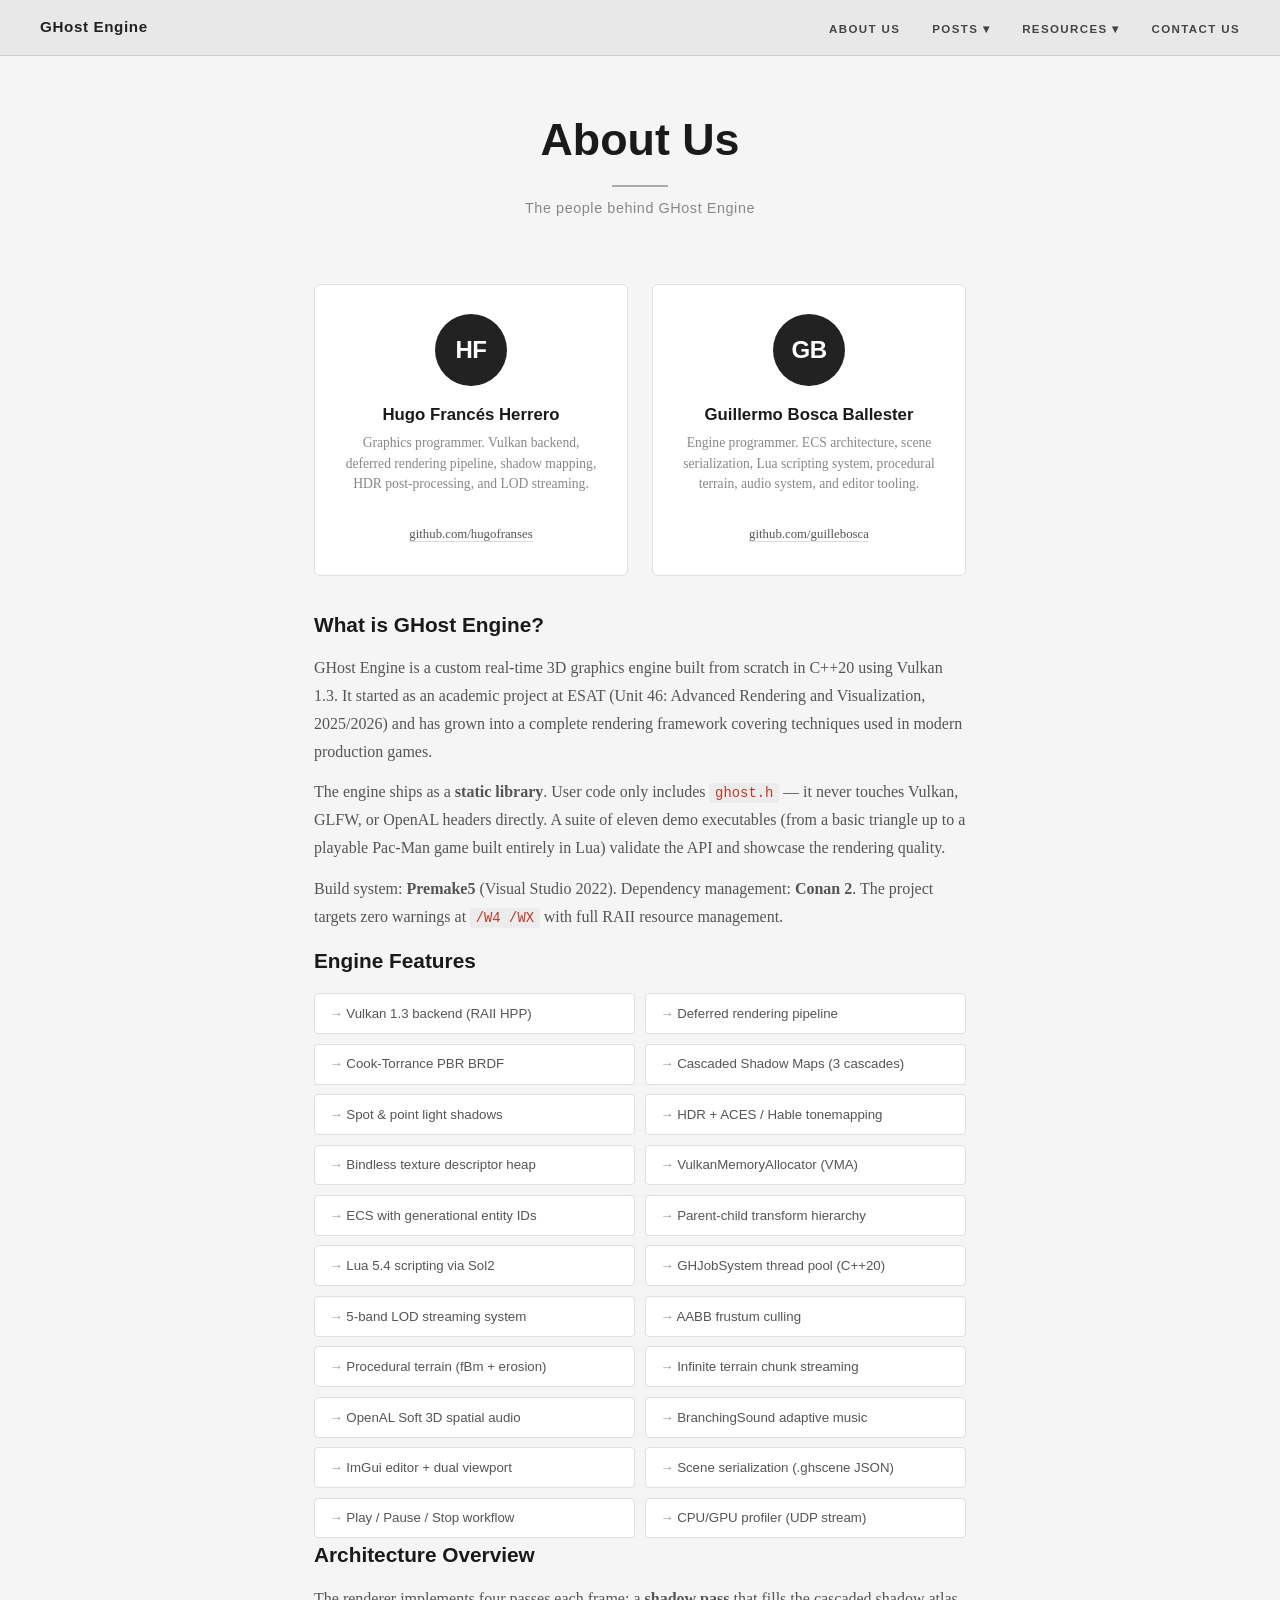
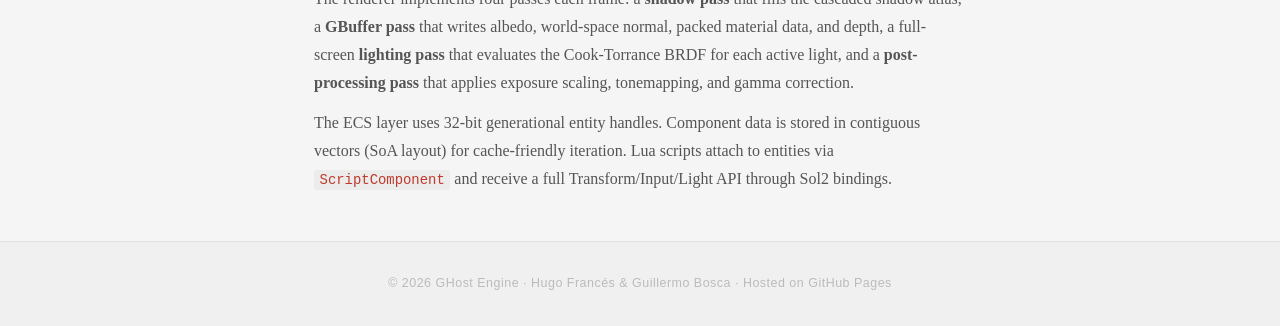
<file: about.html>
<!DOCTYPE html>
<html lang="en">
<head>
    <meta charset="UTF-8" />
    <meta name="viewport" content="width=device-width, initial-scale=1.0" />
    <title>About – GHost Engine</title>
    <link rel="stylesheet" href="style.css" />
</head>
<body>

    <nav>
        <a href="index.html" class="nav-brand">GHost Engine</a>
        <ul class="nav-links">
            <li><a href="about.html">About Us</a></li>
            <li class="dropdown">
                <a href="#">Posts ▾</a>
                <div class="dropdown-menu">
                    <a href="posts/lua-scripting.html">Lua Scripting</a>
                    <a href="posts/terrain.html">Procedural Terrain</a>
                    <a href="posts/lod-streaming.html">LOD &amp; Streaming</a>
                    <a href="posts/hdr-tonemapping.html">HDR &amp; Tonemapping</a>
                    <a href="posts/csm.html">Cascaded Shadow Maps</a>
                    <a href="posts/deferred-rendering.html">Deferred Rendering</a>
                    <a href="posts/ecs.html">ECS Architecture</a>
                </div>
            </li>
            <li class="dropdown">
                <a href="#">Resources ▾</a>
                <div class="dropdown-menu">
                    <a href="https://github.com/boscab/3PMG_2526_boscaba_franceshe" target="_blank">GitHub</a>
                </div>
            </li>
            <li><a href="contact.html">Contact Us</a></li>
        </ul>
    </nav>

    <div class="page-hero">
        <h1>About Us</h1>
        <div class="header-divider"></div>
        <p>The people behind GHost Engine</p>
    </div>

    <div class="team-grid">
        <div class="team-card">
            <div class="team-avatar">HF</div>
            <h3>Hugo Franc&eacute;s Herrero</h3>
            <p>Graphics programmer. Vulkan backend, deferred rendering pipeline, shadow mapping, HDR post-processing, and LOD streaming.</p>
            <br />
            <a href="https://github.com/hugofranses" target="_blank">github.com/hugofranses</a>
        </div>
        <div class="team-card">
            <div class="team-avatar">GB</div>
            <h3>Guillermo Bosca Ballester</h3>
            <p>Engine programmer. ECS architecture, scene serialization, Lua scripting system, procedural terrain, audio system, and editor tooling.</p>
            <br />
            <a href="https://github.com/guillebosca" target="_blank">github.com/guillebosca</a>
        </div>
    </div>

    <div class="about-section">
        <h2>What is GHost Engine?</h2>
        <p>
            GHost Engine is a custom real-time 3D graphics engine built from scratch in C++20 using Vulkan 1.3.
            It started as an academic project at ESAT (Unit 46: Advanced Rendering and Visualization, 2025/2026)
            and has grown into a complete rendering framework covering techniques used in modern production games.
        </p>
        <p>
            The engine ships as a <strong>static library</strong>. User code only includes <code>ghost.h</code>
            — it never touches Vulkan, GLFW, or OpenAL headers directly. A suite of eleven demo executables
            (from a basic triangle up to a playable Pac-Man game built entirely in Lua) validate the API and
            showcase the rendering quality.
        </p>
        <p>
            Build system: <strong>Premake5</strong> (Visual Studio 2022). Dependency management: <strong>Conan 2</strong>.
            The project targets zero warnings at <code>/W4 /WX</code> with full RAII resource management.
        </p>

        <h2>Engine Features</h2>
        <ul class="feature-list">
            <li>Vulkan 1.3 backend (RAII HPP)</li>
            <li>Deferred rendering pipeline</li>
            <li>Cook-Torrance PBR BRDF</li>
            <li>Cascaded Shadow Maps (3 cascades)</li>
            <li>Spot &amp; point light shadows</li>
            <li>HDR + ACES / Hable tonemapping</li>
            <li>Bindless texture descriptor heap</li>
            <li>VulkanMemoryAllocator (VMA)</li>
            <li>ECS with generational entity IDs</li>
            <li>Parent-child transform hierarchy</li>
            <li>Lua 5.4 scripting via Sol2</li>
            <li>GHJobSystem thread pool (C++20)</li>
            <li>5-band LOD streaming system</li>
            <li>AABB frustum culling</li>
            <li>Procedural terrain (fBm + erosion)</li>
            <li>Infinite terrain chunk streaming</li>
            <li>OpenAL Soft 3D spatial audio</li>
            <li>BranchingSound adaptive music</li>
            <li>ImGui editor + dual viewport</li>
            <li>Scene serialization (.ghscene JSON)</li>
            <li>Play / Pause / Stop workflow</li>
            <li>CPU/GPU profiler (UDP stream)</li>
        </ul>

        <h2>Architecture Overview</h2>
        <p>
            The renderer implements four passes each frame: a <strong>shadow pass</strong> that fills the
            cascaded shadow atlas, a <strong>GBuffer pass</strong> that writes albedo, world-space normal,
            packed material data, and depth, a full-screen <strong>lighting pass</strong> that evaluates
            the Cook-Torrance BRDF for each active light, and a <strong>post-processing pass</strong> that
            applies exposure scaling, tonemapping, and gamma correction.
        </p>
        <p>
            The ECS layer uses 32-bit generational entity handles. Component data is stored in contiguous
            vectors (SoA layout) for cache-friendly iteration. Lua scripts attach to entities via
            <code>ScriptComponent</code> and receive a full Transform/Input/Light API through Sol2 bindings.
        </p>
    </div>

    <footer>
        <p>&copy; 2026 GHost Engine · Hugo Franc&eacute;s &amp; Guillermo Bosca · Hosted on GitHub Pages</p>
    </footer>

</body>
</html>
</file>
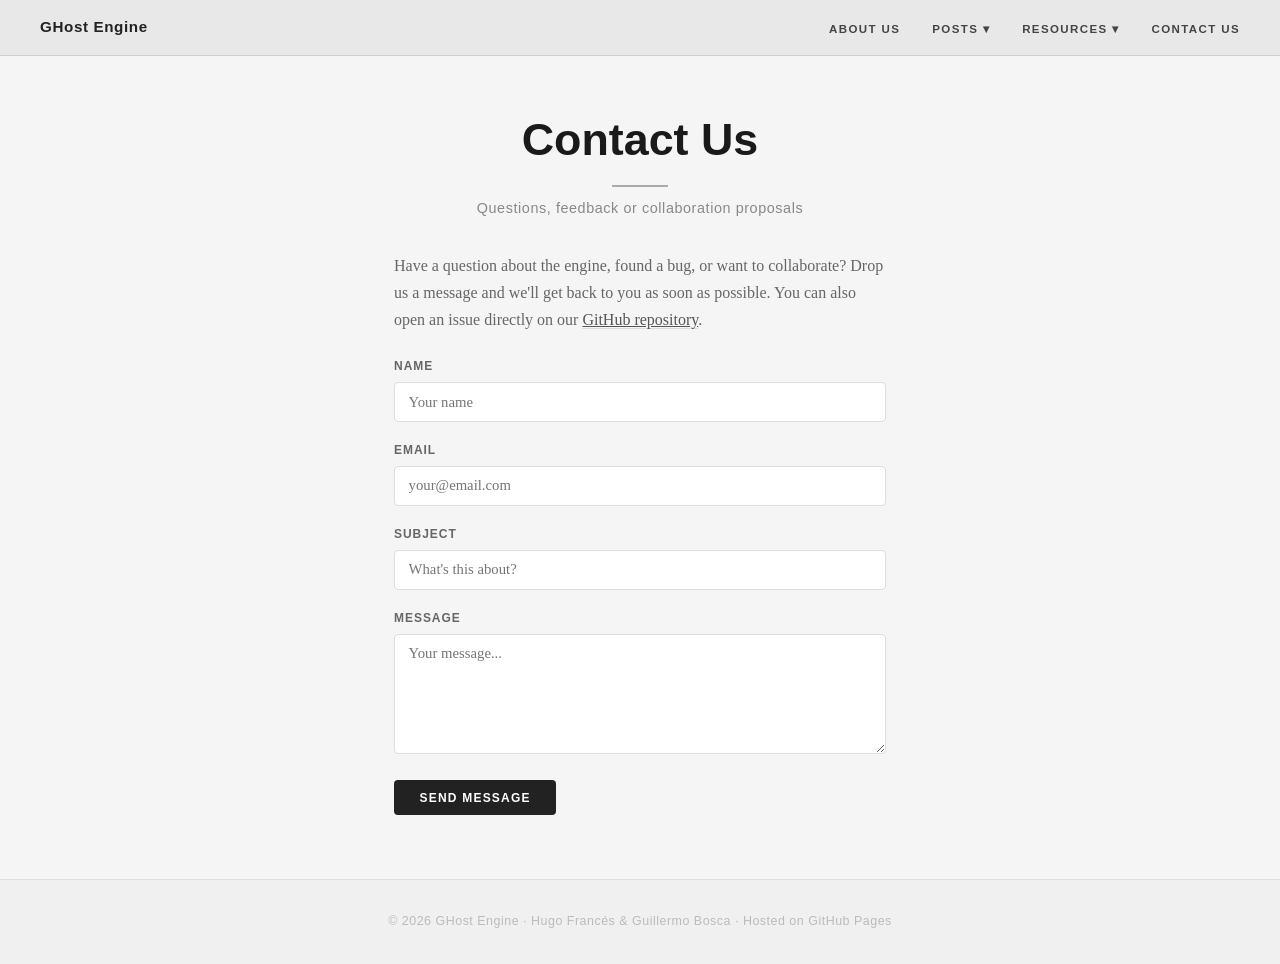
<file: contact.html>
﻿<!DOCTYPE html>
<html lang="en">
<head>
    <meta charset="UTF-8" />
    <meta name="viewport" content="width=device-width, initial-scale=1.0" />
    <title>Contact – GHost Engine</title>
    <link rel="stylesheet" href="style.css" />
</head>
<body>

    <nav>
        <a href="index.html" class="nav-brand">GHost Engine</a>
        <ul class="nav-links">
            <li><a href="about.html">About Us</a></li>
            <li class="dropdown">
                <a href="#">Posts ▾</a>
                <div class="dropdown-menu">
                    <a href="posts/lua-scripting.html">Lua Scripting</a>
                    <a href="posts/terrain.html">Procedural Terrain</a>
                    <a href="posts/lod-streaming.html">LOD &amp; Streaming</a>
                    <a href="posts/hdr-tonemapping.html">HDR &amp; Tonemapping</a>
                    <a href="posts/csm.html">Cascaded Shadow Maps</a>
                    <a href="posts/deferred-rendering.html">Deferred Rendering</a>
                    <a href="posts/ecs.html">ECS Architecture</a>
                </div>
            </li>
            <li class="dropdown">
                <a href="#">Resources ▾</a>
                <div class="dropdown-menu">
                    <a href="https://github.com/boscab/3PMG_2526_boscaba_franceshe" target="_blank">GitHub</a>
                </div>
            </li>
            <li><a href="contact.html">Contact Us</a></li>
        </ul>
    </nav>

    <div class="page-hero">
        <h1>Contact Us</h1>
        <div class="header-divider"></div>
        <p>Questions, feedback or collaboration proposals</p>
    </div>

    <div class="contact-section">
        <p>
            Have a question about the engine, found a bug, or want to collaborate?
            Drop us a message and we'll get back to you as soon as possible.
            You can also open an issue directly on our
            <a href="https://github.com/TU_USUARIO/ghost-engine" target="_blank" style="color:#555;border-bottom:1px solid #ddd;">GitHub repository</a>.
        </p>

        <form action="https://formspree.io/f/YOUR_FORM_ID" method="POST">
            <div class="form-group">
                <label for="name">Name</label>
                <input type="text" id="name" name="name" placeholder="Your name" required />
            </div>
            <div class="form-group">
                <label for="email">Email</label>
                <input type="email" id="email" name="email" placeholder="your@email.com" required />
            </div>
            <div class="form-group">
                <label for="subject">Subject</label>
                <input type="text" id="subject" name="subject" placeholder="What's this about?" />
            </div>
            <div class="form-group">
                <label for="message">Message</label>
                <textarea id="message" name="message" placeholder="Your message..." required></textarea>
            </div>
            <button type="submit" class="btn">Send Message</button>
        </form>
    </div>

    <footer>
        <p>&copy; 2026 GHost Engine · Hugo Franc&eacute;s &amp; Guillermo Bosca · Hosted on GitHub Pages</p>
    </footer>

</body>
</html>
</file>
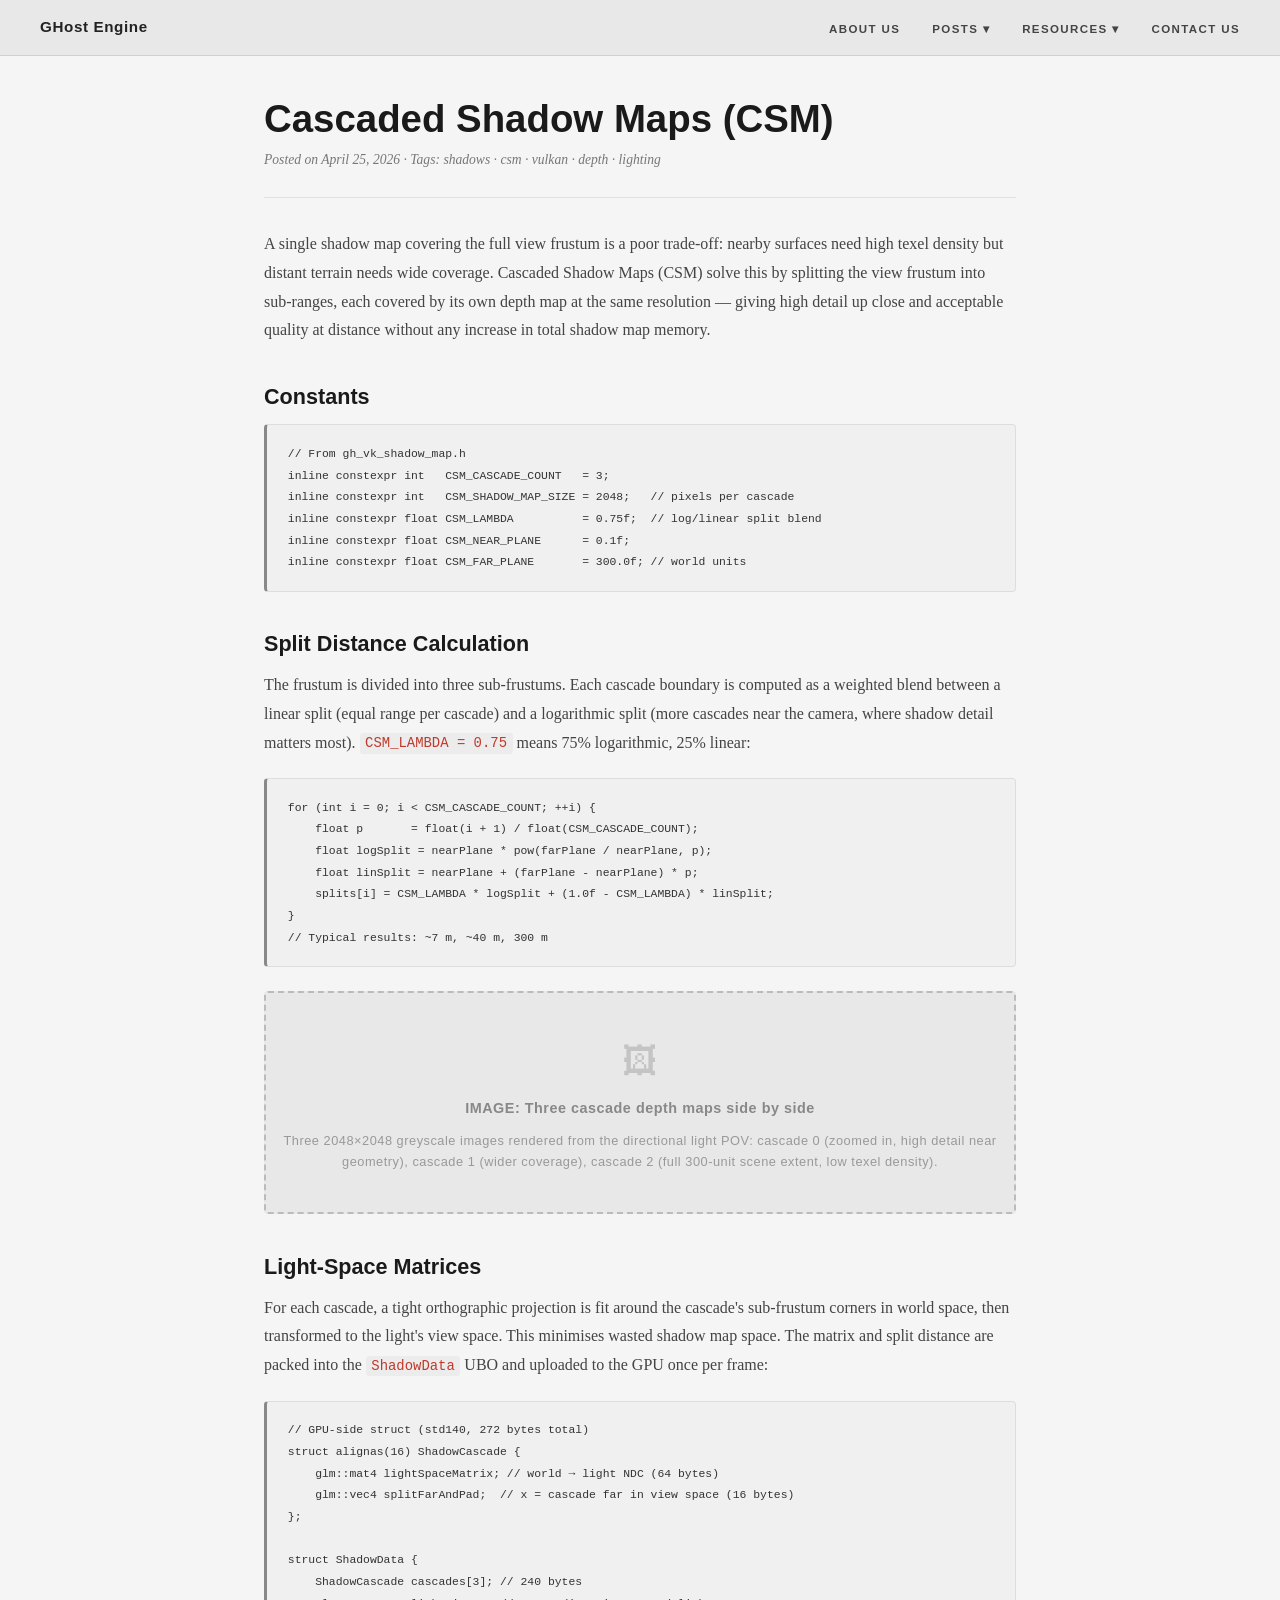
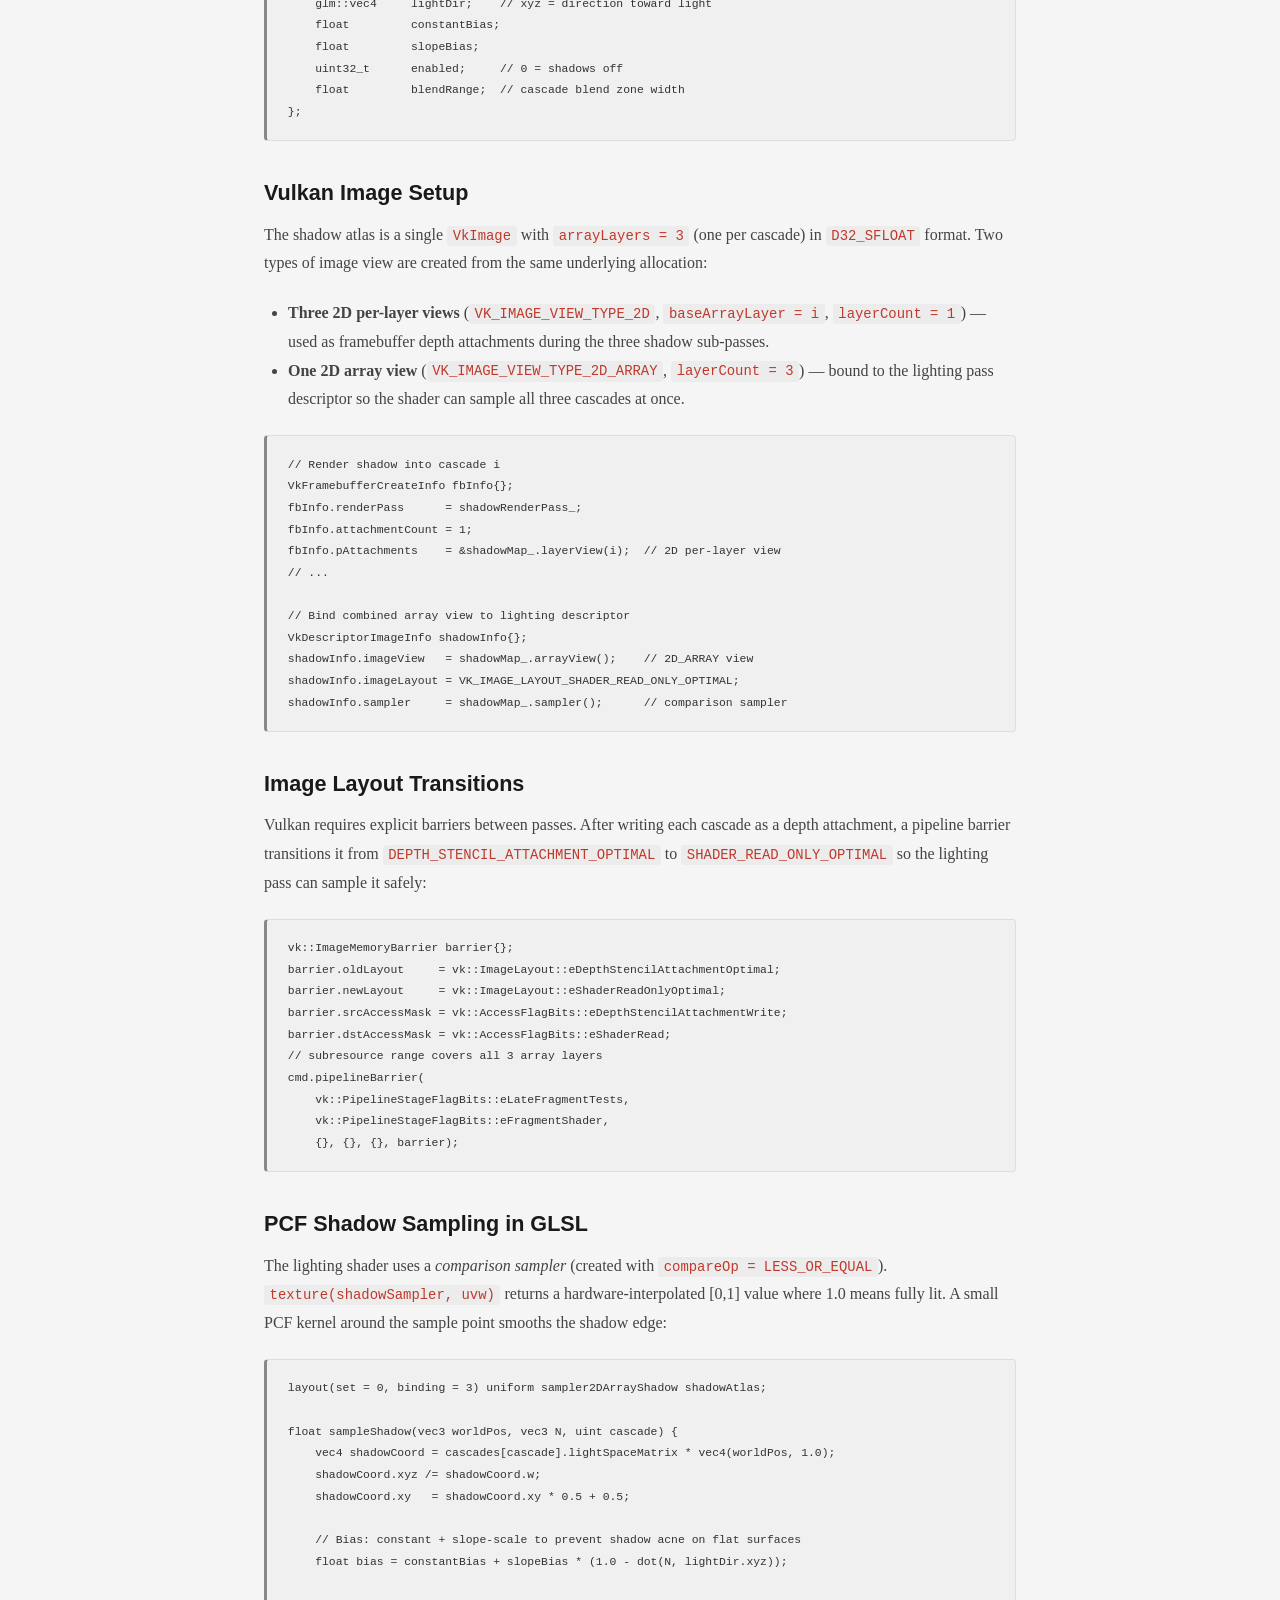
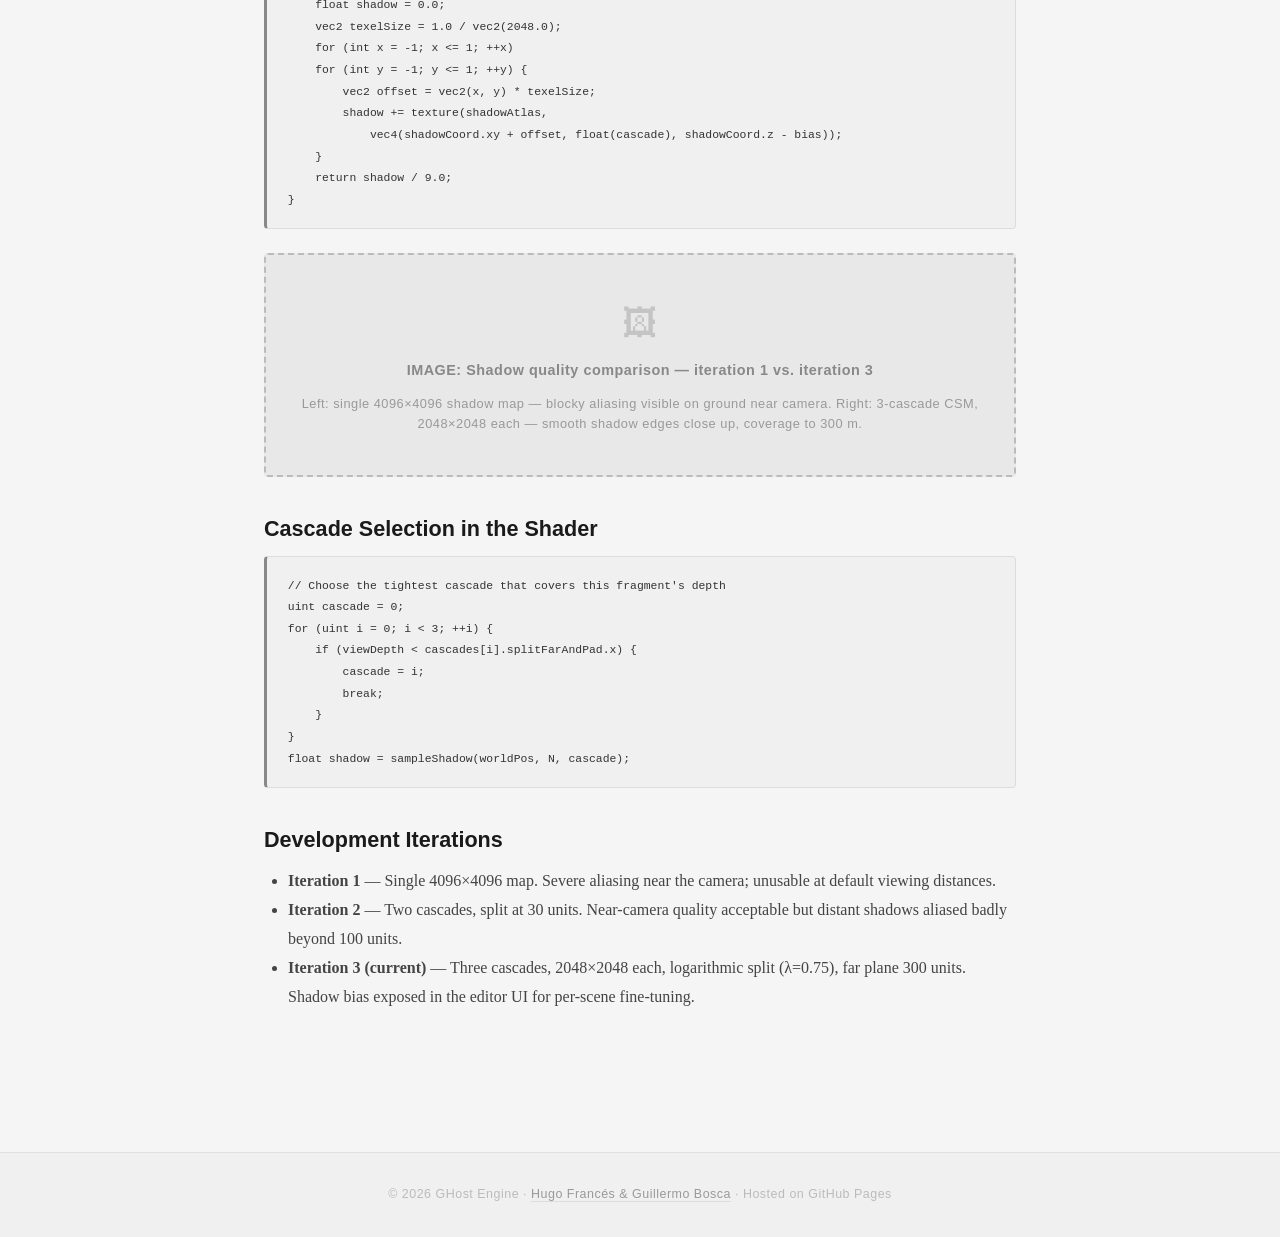
<file: posts/csm.html>
<!DOCTYPE html>
<html lang="en">
<head>
    <meta charset="UTF-8" />
    <meta name="viewport" content="width=device-width, initial-scale=1.0" />
    <title>Cascaded Shadow Maps – GHost Engine</title>
    <link rel="stylesheet" href="../style.css" />
</head>
<body>

    <nav>
        <a href="../index.html" class="nav-brand">GHost Engine</a>
        <ul class="nav-links">
            <li><a href="../about.html">About Us</a></li>
            <li class="dropdown">
                <a href="#">Posts ▾</a>
                <div class="dropdown-menu">
                    <a href="lua-scripting.html">Lua Scripting</a>
                    <a href="terrain.html">Procedural Terrain</a>
                    <a href="lod-streaming.html">LOD &amp; Streaming</a>
                    <a href="hdr-tonemapping.html">HDR &amp; Tonemapping</a>
                    <a href="csm.html">Cascaded Shadow Maps</a>
                    <a href="deferred-rendering.html">Deferred Rendering</a>
                    <a href="ecs.html">ECS Architecture</a>
                </div>
            </li>
            <li class="dropdown">
                <a href="#">Resources ▾</a>
                <div class="dropdown-menu">
                    <a href="https://github.com/boscab/3PMG_2526_boscaba_franceshe" target="_blank">GitHub</a>
                </div>
            </li>
            <li><a href="../contact.html">Contact Us</a></li>
        </ul>
    </nav>

    <article>
        <h1>Cascaded Shadow Maps (CSM)</h1>
        <p class="meta">Posted on April 25, 2026 &middot; Tags: shadows &middot; csm &middot; vulkan &middot; depth &middot; lighting</p>

        <p>
            A single shadow map covering the full view frustum is a poor trade-off: nearby surfaces
            need high texel density but distant terrain needs wide coverage. Cascaded Shadow Maps (CSM)
            solve this by splitting the view frustum into sub-ranges, each covered by its own depth
            map at the same resolution — giving high detail up close and acceptable quality at distance
            without any increase in total shadow map memory.
        </p>

        <h2>Constants</h2>
        <pre><code>// From gh_vk_shadow_map.h
inline constexpr int   CSM_CASCADE_COUNT   = 3;
inline constexpr int   CSM_SHADOW_MAP_SIZE = 2048;   // pixels per cascade
inline constexpr float CSM_LAMBDA          = 0.75f;  // log/linear split blend
inline constexpr float CSM_NEAR_PLANE      = 0.1f;
inline constexpr float CSM_FAR_PLANE       = 300.0f; // world units</code></pre>

        <h2>Split Distance Calculation</h2>
        <p>
            The frustum is divided into three sub-frustums. Each cascade boundary is computed as a
            weighted blend between a linear split (equal range per cascade) and a logarithmic split
            (more cascades near the camera, where shadow detail matters most).
            <code>CSM_LAMBDA = 0.75</code> means 75% logarithmic, 25% linear:
        </p>
        <pre><code>for (int i = 0; i &lt; CSM_CASCADE_COUNT; ++i) {
    float p       = float(i + 1) / float(CSM_CASCADE_COUNT);
    float logSplit = nearPlane * pow(farPlane / nearPlane, p);
    float linSplit = nearPlane + (farPlane - nearPlane) * p;
    splits[i] = CSM_LAMBDA * logSplit + (1.0f - CSM_LAMBDA) * linSplit;
}
// Typical results: ~7 m, ~40 m, 300 m</code></pre>

        <div class="img-placeholder">
            <span class="ph-icon">🖼</span>
            <strong>IMAGE: Three cascade depth maps side by side</strong>
            Three 2048×2048 greyscale images rendered from the directional light POV:
            cascade 0 (zoomed in, high detail near geometry),
            cascade 1 (wider coverage),
            cascade 2 (full 300-unit scene extent, low texel density).
        </div>

        <h2>Light-Space Matrices</h2>
        <p>
            For each cascade, a tight orthographic projection is fit around the cascade's sub-frustum
            corners in world space, then transformed to the light's view space. This minimises wasted
            shadow map space. The matrix and split distance are packed into the <code>ShadowData</code>
            UBO and uploaded to the GPU once per frame:
        </p>
        <pre><code>// GPU-side struct (std140, 272 bytes total)
struct alignas(16) ShadowCascade {
    glm::mat4 lightSpaceMatrix; // world → light NDC (64 bytes)
    glm::vec4 splitFarAndPad;  // x = cascade far in view space (16 bytes)
};

struct ShadowData {
    ShadowCascade cascades[3]; // 240 bytes
    glm::vec4     lightDir;    // xyz = direction toward light
    float         constantBias;
    float         slopeBias;
    uint32_t      enabled;     // 0 = shadows off
    float         blendRange;  // cascade blend zone width
};</code></pre>

        <h2>Vulkan Image Setup</h2>
        <p>
            The shadow atlas is a single <code>VkImage</code> with <code>arrayLayers = 3</code>
            (one per cascade) in <code>D32_SFLOAT</code> format. Two types of image view are created
            from the same underlying allocation:
        </p>
        <ul style="margin:0 0 1.3rem 1.5rem;line-height:1.8;color:#444;">
            <li>
                <strong>Three 2D per-layer views</strong> (<code>VK_IMAGE_VIEW_TYPE_2D</code>,
                <code>baseArrayLayer = i</code>, <code>layerCount = 1</code>) — used as
                framebuffer depth attachments during the three shadow sub-passes.
            </li>
            <li>
                <strong>One 2D array view</strong> (<code>VK_IMAGE_VIEW_TYPE_2D_ARRAY</code>,
                <code>layerCount = 3</code>) — bound to the lighting pass descriptor so the shader
                can sample all three cascades at once.
            </li>
        </ul>

        <pre><code>// Render shadow into cascade i
VkFramebufferCreateInfo fbInfo{};
fbInfo.renderPass      = shadowRenderPass_;
fbInfo.attachmentCount = 1;
fbInfo.pAttachments    = &amp;shadowMap_.layerView(i);  // 2D per-layer view
// ...

// Bind combined array view to lighting descriptor
VkDescriptorImageInfo shadowInfo{};
shadowInfo.imageView   = shadowMap_.arrayView();    // 2D_ARRAY view
shadowInfo.imageLayout = VK_IMAGE_LAYOUT_SHADER_READ_ONLY_OPTIMAL;
shadowInfo.sampler     = shadowMap_.sampler();      // comparison sampler</code></pre>

        <h2>Image Layout Transitions</h2>
        <p>
            Vulkan requires explicit barriers between passes. After writing each cascade as a depth
            attachment, a pipeline barrier transitions it from
            <code>DEPTH_STENCIL_ATTACHMENT_OPTIMAL</code> to <code>SHADER_READ_ONLY_OPTIMAL</code>
            so the lighting pass can sample it safely:
        </p>
        <pre><code>vk::ImageMemoryBarrier barrier{};
barrier.oldLayout     = vk::ImageLayout::eDepthStencilAttachmentOptimal;
barrier.newLayout     = vk::ImageLayout::eShaderReadOnlyOptimal;
barrier.srcAccessMask = vk::AccessFlagBits::eDepthStencilAttachmentWrite;
barrier.dstAccessMask = vk::AccessFlagBits::eShaderRead;
// subresource range covers all 3 array layers
cmd.pipelineBarrier(
    vk::PipelineStageFlagBits::eLateFragmentTests,
    vk::PipelineStageFlagBits::eFragmentShader,
    {}, {}, {}, barrier);</code></pre>

        <h2>PCF Shadow Sampling in GLSL</h2>
        <p>
            The lighting shader uses a <em>comparison sampler</em> (created with
            <code>compareOp = LESS_OR_EQUAL</code>). <code>texture(shadowSampler, uvw)</code>
            returns a hardware-interpolated [0,1] value where 1.0 means fully lit.
            A small PCF kernel around the sample point smooths the shadow edge:
        </p>
        <pre><code>layout(set = 0, binding = 3) uniform sampler2DArrayShadow shadowAtlas;

float sampleShadow(vec3 worldPos, vec3 N, uint cascade) {
    vec4 shadowCoord = cascades[cascade].lightSpaceMatrix * vec4(worldPos, 1.0);
    shadowCoord.xyz /= shadowCoord.w;
    shadowCoord.xy   = shadowCoord.xy * 0.5 + 0.5;

    // Bias: constant + slope-scale to prevent shadow acne on flat surfaces
    float bias = constantBias + slopeBias * (1.0 - dot(N, lightDir.xyz));

    float shadow = 0.0;
    vec2 texelSize = 1.0 / vec2(2048.0);
    for (int x = -1; x &lt;= 1; ++x)
    for (int y = -1; y &lt;= 1; ++y) {
        vec2 offset = vec2(x, y) * texelSize;
        shadow += texture(shadowAtlas,
            vec4(shadowCoord.xy + offset, float(cascade), shadowCoord.z - bias));
    }
    return shadow / 9.0;
}</code></pre>

        <div class="img-placeholder">
            <span class="ph-icon">🖼</span>
            <strong>IMAGE: Shadow quality comparison — iteration 1 vs. iteration 3</strong>
            Left: single 4096×4096 shadow map — blocky aliasing visible on ground near camera.
            Right: 3-cascade CSM, 2048×2048 each — smooth shadow edges close up, coverage to 300 m.
        </div>

        <h2>Cascade Selection in the Shader</h2>
        <pre><code>// Choose the tightest cascade that covers this fragment's depth
uint cascade = 0;
for (uint i = 0; i &lt; 3; ++i) {
    if (viewDepth &lt; cascades[i].splitFarAndPad.x) {
        cascade = i;
        break;
    }
}
float shadow = sampleShadow(worldPos, N, cascade);</code></pre>

        <h2>Development Iterations</h2>
        <ul style="margin:0 0 1.3rem 1.5rem;line-height:1.8;color:#444;">
            <li><strong>Iteration 1</strong> — Single 4096×4096 map. Severe aliasing near the camera; unusable at default viewing distances.</li>
            <li><strong>Iteration 2</strong> — Two cascades, split at 30 units. Near-camera quality acceptable but distant shadows aliased badly beyond 100 units.</li>
            <li><strong>Iteration 3 (current)</strong> — Three cascades, 2048×2048 each, logarithmic split (λ=0.75), far plane 300 units. Shadow bias exposed in the editor UI for per-scene fine-tuning.</li>
        </ul>
    </article>

    <footer>
        <p>&copy; 2026 GHost Engine · <a href="../about.html">Hugo Franc&eacute;s &amp; Guillermo Bosca</a> · Hosted on GitHub Pages</p>
    </footer>

</body>
</html>
</file>
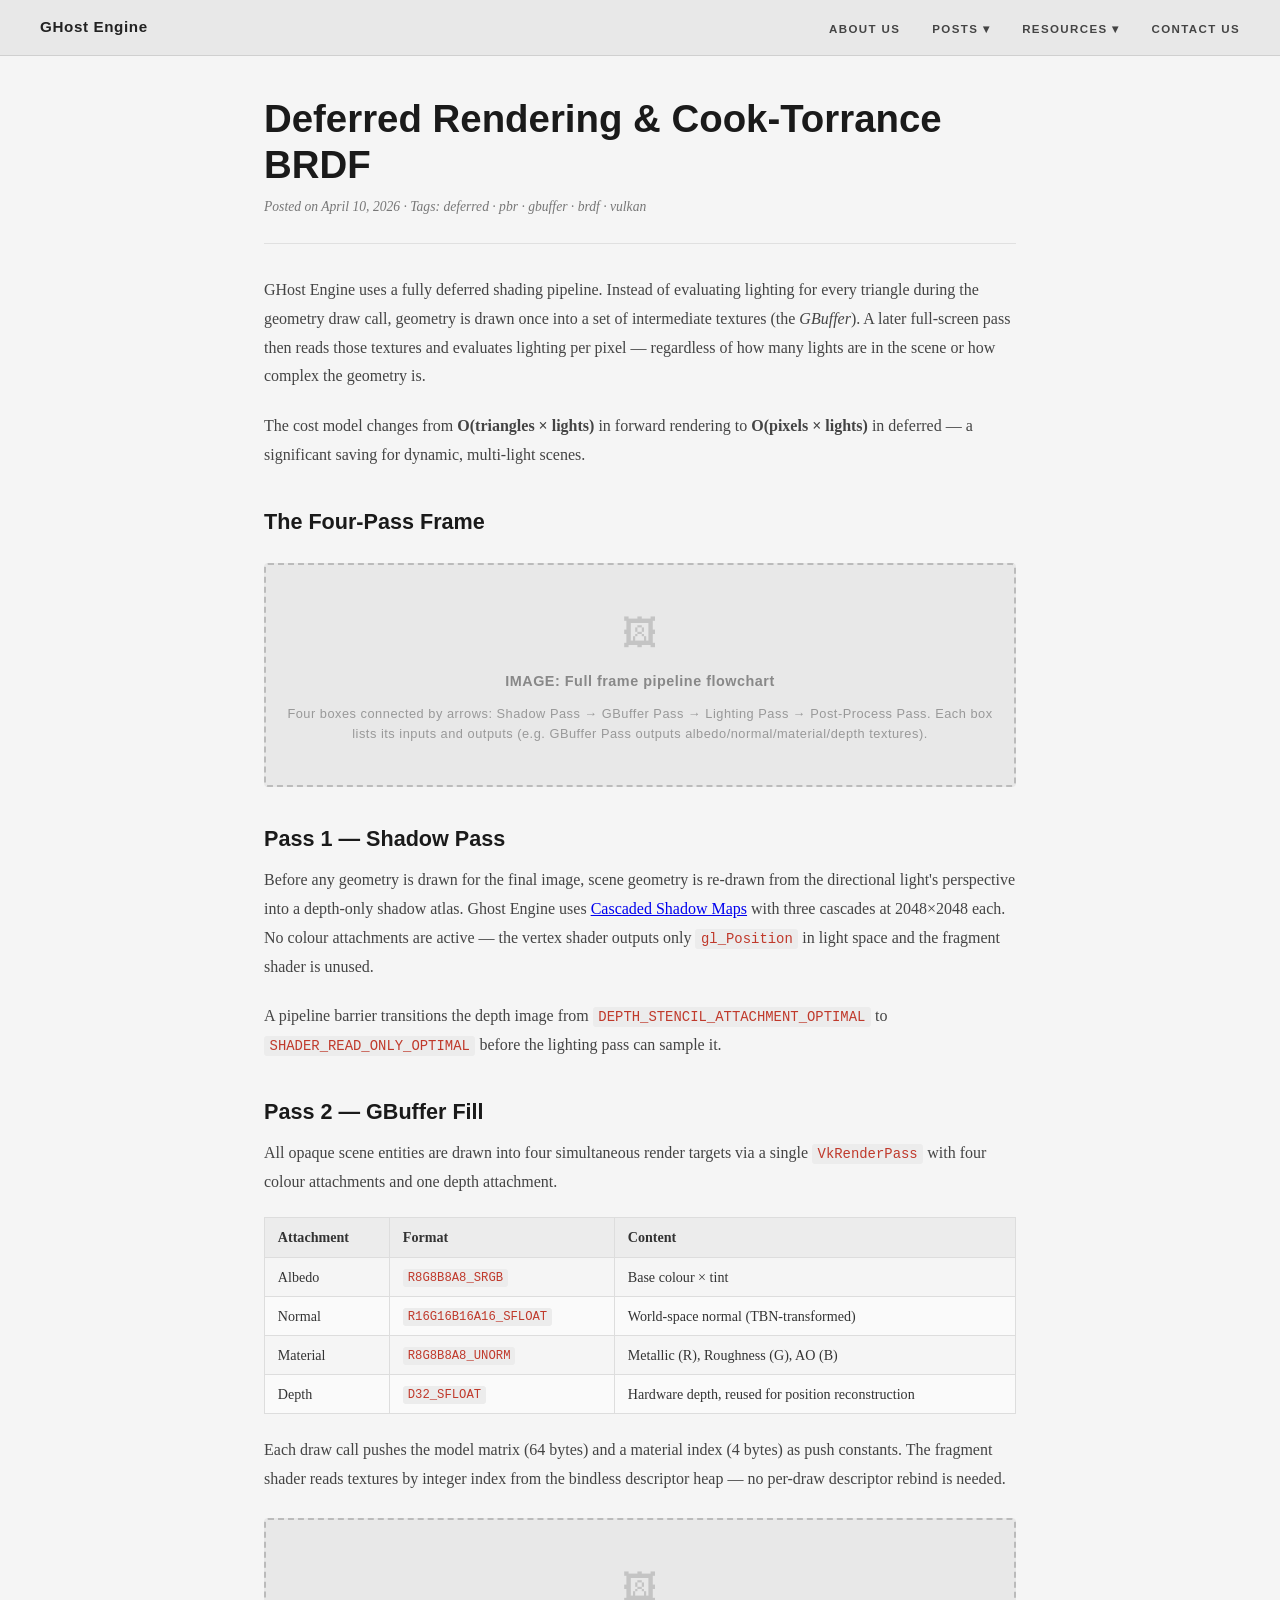
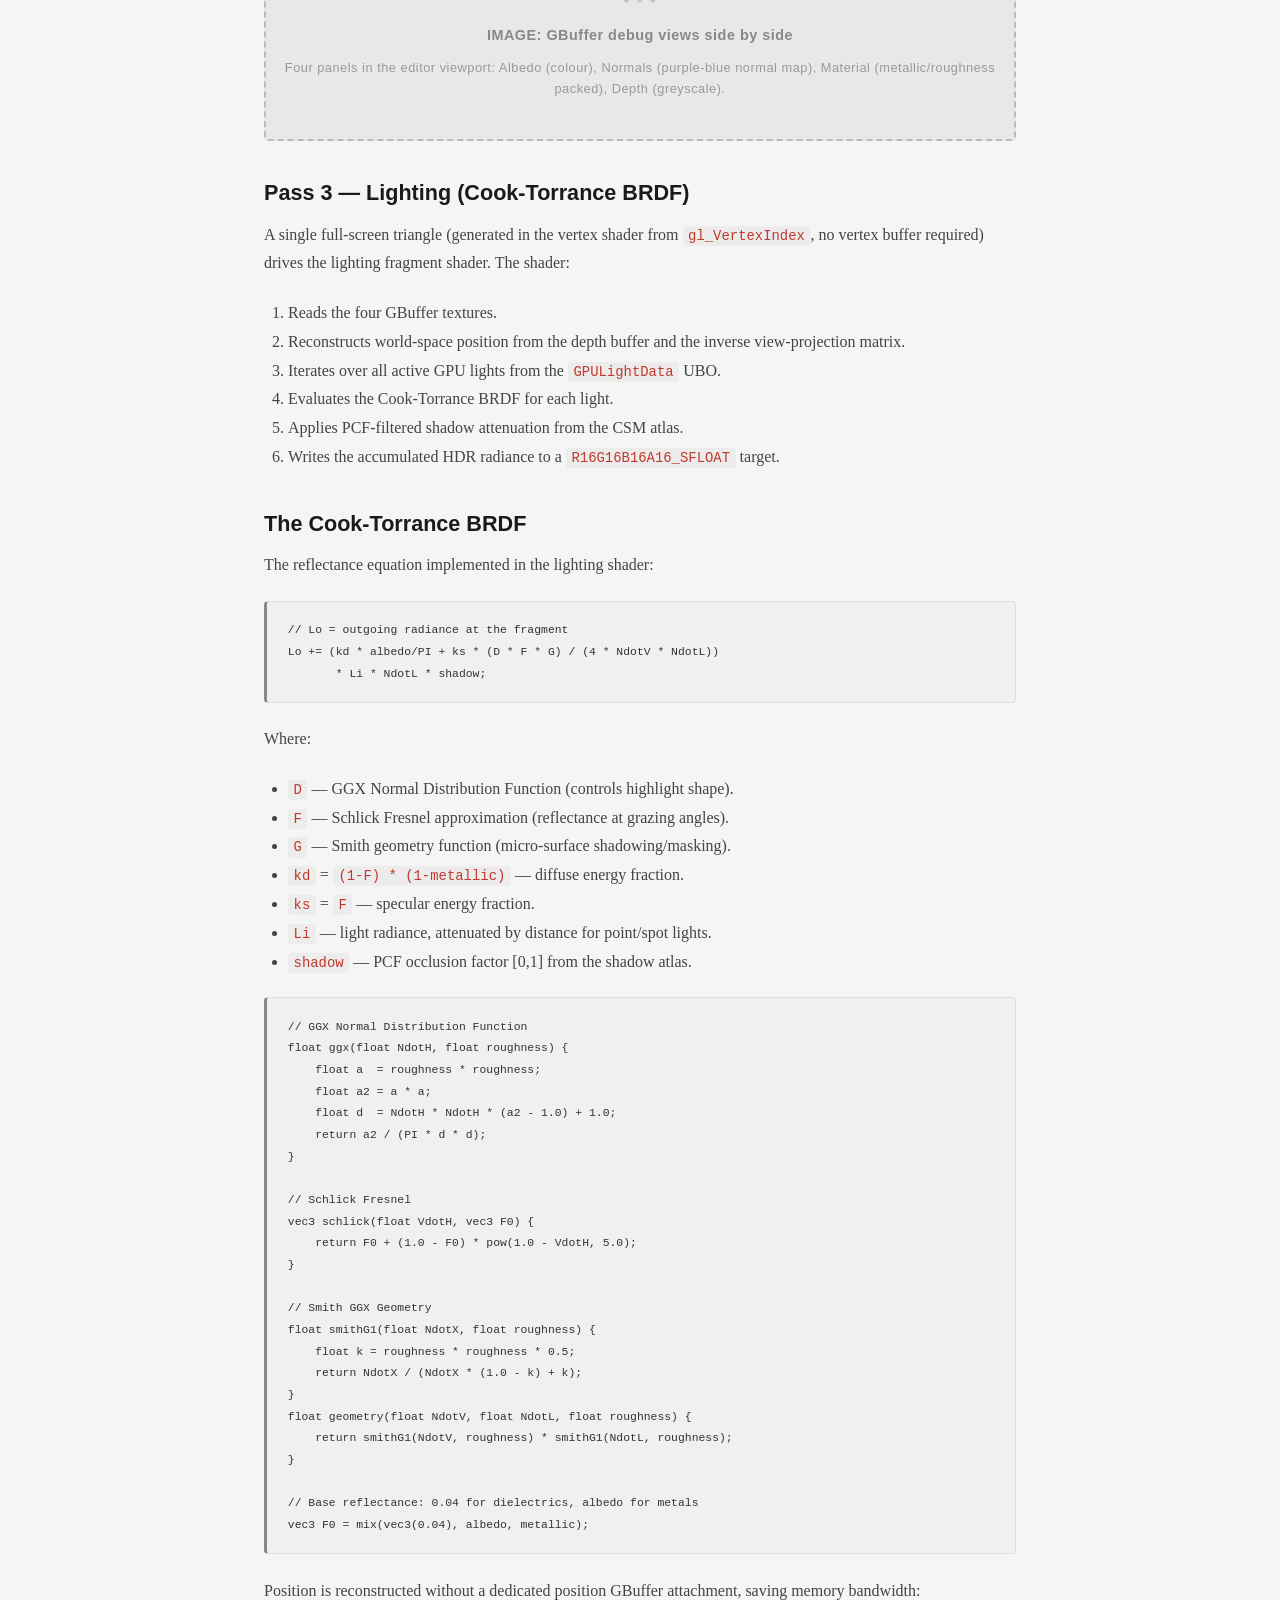
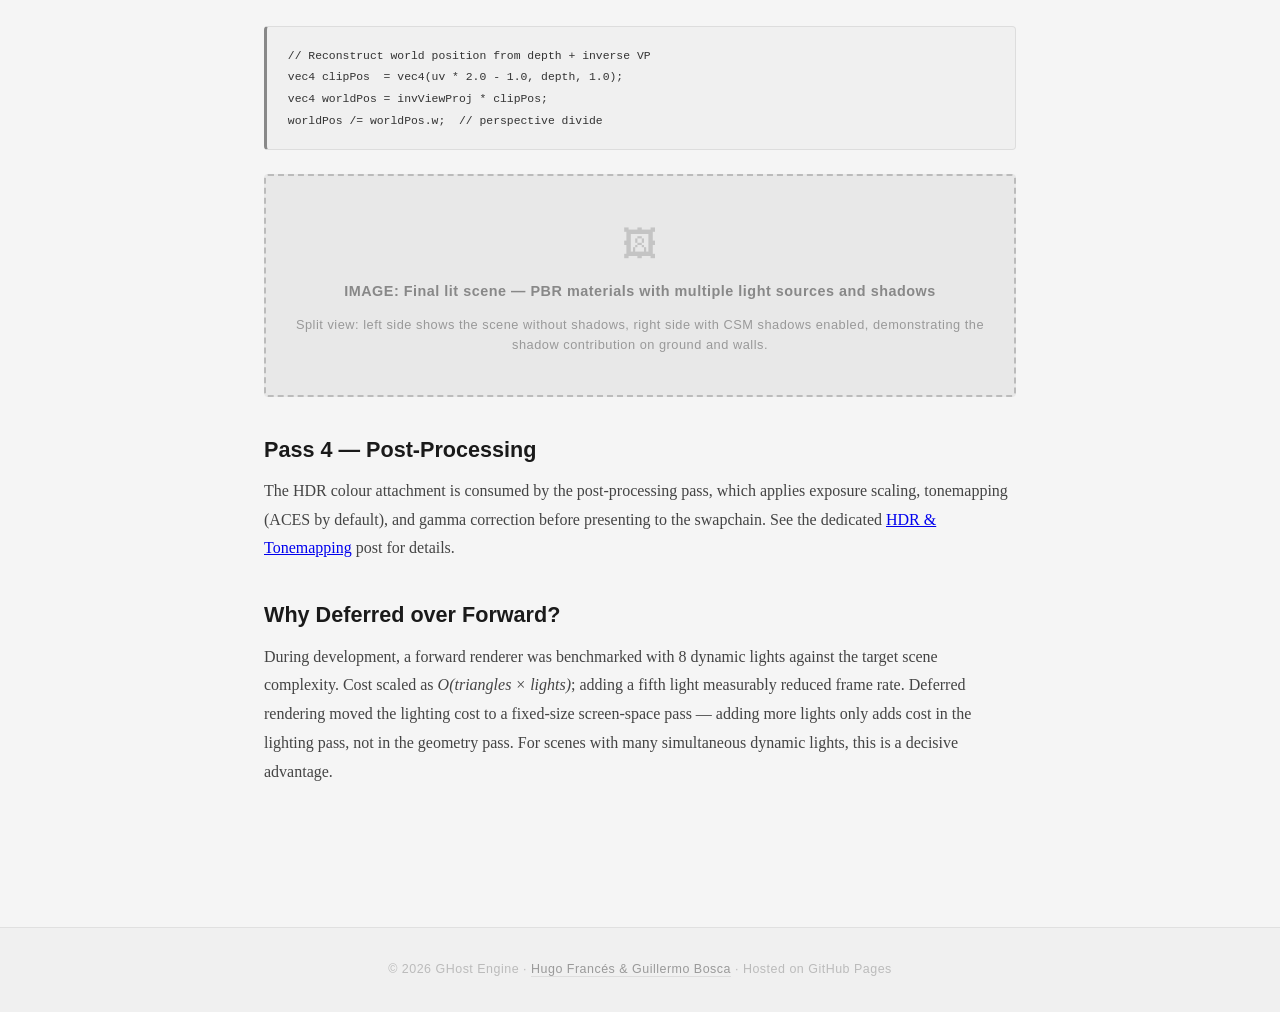
<file: posts/deferred-rendering.html>
<!DOCTYPE html>
<html lang="en">
<head>
    <meta charset="UTF-8" />
    <meta name="viewport" content="width=device-width, initial-scale=1.0" />
    <title>Deferred Rendering – GHost Engine</title>
    <link rel="stylesheet" href="../style.css" />
</head>
<body>

    <nav>
        <a href="../index.html" class="nav-brand">GHost Engine</a>
        <ul class="nav-links">
            <li><a href="../about.html">About Us</a></li>
            <li class="dropdown">
                <a href="#">Posts ▾</a>
                <div class="dropdown-menu">
                    <a href="lua-scripting.html">Lua Scripting</a>
                    <a href="terrain.html">Procedural Terrain</a>
                    <a href="lod-streaming.html">LOD &amp; Streaming</a>
                    <a href="hdr-tonemapping.html">HDR &amp; Tonemapping</a>
                    <a href="csm.html">Cascaded Shadow Maps</a>
                    <a href="deferred-rendering.html">Deferred Rendering</a>
                    <a href="ecs.html">ECS Architecture</a>
                </div>
            </li>
            <li class="dropdown">
                <a href="#">Resources ▾</a>
                <div class="dropdown-menu">
                    <a href="https://github.com/boscab/3PMG_2526_boscaba_franceshe" target="_blank">GitHub</a>
                </div>
            </li>
            <li><a href="../contact.html">Contact Us</a></li>
        </ul>
    </nav>

    <article>
        <h1>Deferred Rendering &amp; Cook-Torrance BRDF</h1>
        <p class="meta">Posted on April 10, 2026 &middot; Tags: deferred &middot; pbr &middot; gbuffer &middot; brdf &middot; vulkan</p>

        <p>
            GHost Engine uses a fully deferred shading pipeline. Instead of evaluating lighting for
            every triangle during the geometry draw call, geometry is drawn once into a set of
            intermediate textures (the <em>GBuffer</em>). A later full-screen pass then reads those
            textures and evaluates lighting per pixel — regardless of how many lights are in the scene
            or how complex the geometry is.
        </p>
        <p>
            The cost model changes from <strong>O(triangles × lights)</strong> in forward rendering
            to <strong>O(pixels × lights)</strong> in deferred — a significant saving for dynamic,
            multi-light scenes.
        </p>

        <h2>The Four-Pass Frame</h2>

        <div class="img-placeholder">
            <span class="ph-icon">🖼</span>
            <strong>IMAGE: Full frame pipeline flowchart</strong>
            Four boxes connected by arrows: Shadow Pass → GBuffer Pass → Lighting Pass → Post-Process Pass.
            Each box lists its inputs and outputs (e.g. GBuffer Pass outputs albedo/normal/material/depth textures).
        </div>

        <h2>Pass 1 — Shadow Pass</h2>
        <p>
            Before any geometry is drawn for the final image, scene geometry is re-drawn from the
            directional light's perspective into a depth-only shadow atlas. Ghost Engine uses
            <a href="csm.html">Cascaded Shadow Maps</a> with three cascades at 2048×2048 each.
            No colour attachments are active — the vertex shader outputs only <code>gl_Position</code>
            in light space and the fragment shader is unused.
        </p>
        <p>
            A pipeline barrier transitions the depth image from
            <code>DEPTH_STENCIL_ATTACHMENT_OPTIMAL</code> to <code>SHADER_READ_ONLY_OPTIMAL</code>
            before the lighting pass can sample it.
        </p>

        <h2>Pass 2 — GBuffer Fill</h2>
        <p>
            All opaque scene entities are drawn into four simultaneous render targets via a single
            <code>VkRenderPass</code> with four colour attachments and one depth attachment.
        </p>

        <table style="width:100%;border-collapse:collapse;margin-bottom:1.4rem;font-size:0.88rem;">
            <thead>
                <tr style="background:#ececec;">
                    <th style="padding:0.5rem 0.8rem;text-align:left;border:1px solid #ddd;">Attachment</th>
                    <th style="padding:0.5rem 0.8rem;text-align:left;border:1px solid #ddd;">Format</th>
                    <th style="padding:0.5rem 0.8rem;text-align:left;border:1px solid #ddd;">Content</th>
                </tr>
            </thead>
            <tbody>
                <tr><td style="padding:0.45rem 0.8rem;border:1px solid #ddd;">Albedo</td><td style="padding:0.45rem 0.8rem;border:1px solid #ddd;"><code>R8G8B8A8_SRGB</code></td><td style="padding:0.45rem 0.8rem;border:1px solid #ddd;">Base colour × tint</td></tr>
                <tr style="background:#fafafa;"><td style="padding:0.45rem 0.8rem;border:1px solid #ddd;">Normal</td><td style="padding:0.45rem 0.8rem;border:1px solid #ddd;"><code>R16G16B16A16_SFLOAT</code></td><td style="padding:0.45rem 0.8rem;border:1px solid #ddd;">World-space normal (TBN-transformed)</td></tr>
                <tr><td style="padding:0.45rem 0.8rem;border:1px solid #ddd;">Material</td><td style="padding:0.45rem 0.8rem;border:1px solid #ddd;"><code>R8G8B8A8_UNORM</code></td><td style="padding:0.45rem 0.8rem;border:1px solid #ddd;">Metallic (R), Roughness (G), AO (B)</td></tr>
                <tr style="background:#fafafa;"><td style="padding:0.45rem 0.8rem;border:1px solid #ddd;">Depth</td><td style="padding:0.45rem 0.8rem;border:1px solid #ddd;"><code>D32_SFLOAT</code></td><td style="padding:0.45rem 0.8rem;border:1px solid #ddd;">Hardware depth, reused for position reconstruction</td></tr>
            </tbody>
        </table>

        <p>
            Each draw call pushes the model matrix (64 bytes) and a material index (4 bytes) as push
            constants. The fragment shader reads textures by integer index from the bindless descriptor
            heap — no per-draw descriptor rebind is needed.
        </p>

        <div class="img-placeholder">
            <span class="ph-icon">🖼</span>
            <strong>IMAGE: GBuffer debug views side by side</strong>
            Four panels in the editor viewport: Albedo (colour), Normals (purple-blue normal map),
            Material (metallic/roughness packed), Depth (greyscale).
        </div>

        <h2>Pass 3 — Lighting (Cook-Torrance BRDF)</h2>
        <p>
            A single full-screen triangle (generated in the vertex shader from <code>gl_VertexIndex</code>,
            no vertex buffer required) drives the lighting fragment shader. The shader:
        </p>
        <ol style="margin:0 0 1.3rem 1.5rem;line-height:1.8;color:#444;">
            <li>Reads the four GBuffer textures.</li>
            <li>Reconstructs world-space position from the depth buffer and the inverse view-projection matrix.</li>
            <li>Iterates over all active GPU lights from the <code>GPULightData</code> UBO.</li>
            <li>Evaluates the Cook-Torrance BRDF for each light.</li>
            <li>Applies PCF-filtered shadow attenuation from the CSM atlas.</li>
            <li>Writes the accumulated HDR radiance to a <code>R16G16B16A16_SFLOAT</code> target.</li>
        </ol>

        <h2>The Cook-Torrance BRDF</h2>
        <p>
            The reflectance equation implemented in the lighting shader:
        </p>
        <pre><code>// Lo = outgoing radiance at the fragment
Lo += (kd * albedo/PI + ks * (D * F * G) / (4 * NdotV * NdotL))
       * Li * NdotL * shadow;</code></pre>
        <p>
            Where:
        </p>
        <ul style="margin:0 0 1.3rem 1.5rem;line-height:1.8;color:#444;">
            <li><code>D</code> — GGX Normal Distribution Function (controls highlight shape).</li>
            <li><code>F</code> — Schlick Fresnel approximation (reflectance at grazing angles).</li>
            <li><code>G</code> — Smith geometry function (micro-surface shadowing/masking).</li>
            <li><code>kd</code> = <code>(1-F) * (1-metallic)</code> — diffuse energy fraction.</li>
            <li><code>ks</code> = <code>F</code> — specular energy fraction.</li>
            <li><code>Li</code> — light radiance, attenuated by distance for point/spot lights.</li>
            <li><code>shadow</code> — PCF occlusion factor [0,1] from the shadow atlas.</li>
        </ul>

        <pre><code>// GGX Normal Distribution Function
float ggx(float NdotH, float roughness) {
    float a  = roughness * roughness;
    float a2 = a * a;
    float d  = NdotH * NdotH * (a2 - 1.0) + 1.0;
    return a2 / (PI * d * d);
}

// Schlick Fresnel
vec3 schlick(float VdotH, vec3 F0) {
    return F0 + (1.0 - F0) * pow(1.0 - VdotH, 5.0);
}

// Smith GGX Geometry
float smithG1(float NdotX, float roughness) {
    float k = roughness * roughness * 0.5;
    return NdotX / (NdotX * (1.0 - k) + k);
}
float geometry(float NdotV, float NdotL, float roughness) {
    return smithG1(NdotV, roughness) * smithG1(NdotL, roughness);
}

// Base reflectance: 0.04 for dielectrics, albedo for metals
vec3 F0 = mix(vec3(0.04), albedo, metallic);</code></pre>

        <p>
            Position is reconstructed without a dedicated position GBuffer attachment, saving memory
            bandwidth:
        </p>
        <pre><code>// Reconstruct world position from depth + inverse VP
vec4 clipPos  = vec4(uv * 2.0 - 1.0, depth, 1.0);
vec4 worldPos = invViewProj * clipPos;
worldPos /= worldPos.w;  // perspective divide</code></pre>

        <div class="img-placeholder">
            <span class="ph-icon">🖼</span>
            <strong>IMAGE: Final lit scene — PBR materials with multiple light sources and shadows</strong>
            Split view: left side shows the scene without shadows, right side with CSM shadows enabled,
            demonstrating the shadow contribution on ground and walls.
        </div>

        <h2>Pass 4 — Post-Processing</h2>
        <p>
            The HDR colour attachment is consumed by the post-processing pass, which applies
            exposure scaling, tonemapping (ACES by default), and gamma correction before presenting
            to the swapchain. See the dedicated
            <a href="hdr-tonemapping.html">HDR &amp; Tonemapping</a> post for details.
        </p>

        <h2>Why Deferred over Forward?</h2>
        <p>
            During development, a forward renderer was benchmarked with 8 dynamic lights against the
            target scene complexity. Cost scaled as <em>O(triangles × lights)</em>; adding a fifth
            light measurably reduced frame rate. Deferred rendering moved the lighting cost to a
            fixed-size screen-space pass — adding more lights only adds cost in the lighting pass,
            not in the geometry pass. For scenes with many simultaneous dynamic lights, this is a
            decisive advantage.
        </p>
    </article>

    <footer>
        <p>&copy; 2026 GHost Engine · <a href="../about.html">Hugo Franc&eacute;s &amp; Guillermo Bosca</a> · Hosted on GitHub Pages</p>
    </footer>

</body>
</html>
</file>
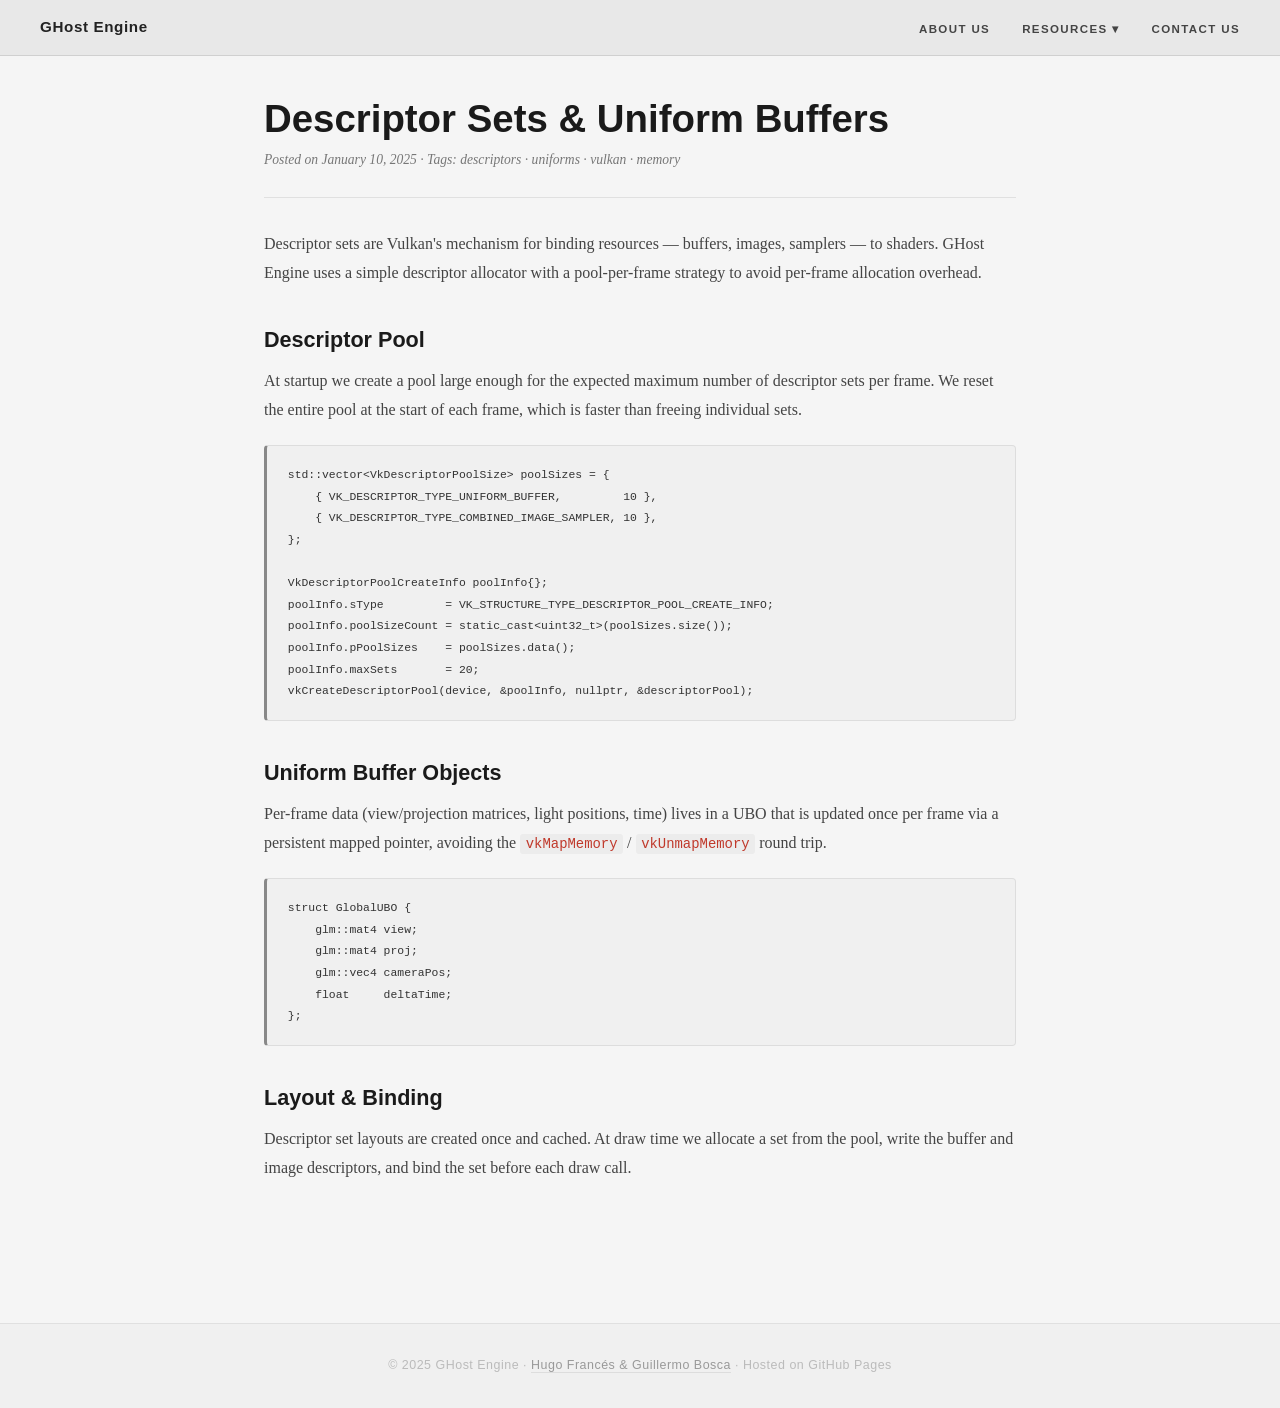
<file: posts/descriptors.html>
﻿<!DOCTYPE html>
<html lang="en">
<head>
    <meta charset="UTF-8" />
    <meta name="viewport" content="width=device-width, initial-scale=1.0" />
    <title>Descriptor Sets – GHost Engine</title>
    <link rel="stylesheet" href="../style.css" />
</head>
<body>

    <nav>
        <a href="../index.html" class="nav-brand">GHost Engine</a>
        <ul class="nav-links">
            <li><a href="../about.html">About Us</a></li>
            <li class="dropdown">
                <a href="#">Resources ▾</a>
                <div class="dropdown-menu">
                    <a href="vulkan-init.html">Documentation</a>
                    <a href="https://github.com/TU_USUARIO/ghost-engine" target="_blank">GitHub</a>
                </div>
            </li>
            <li><a href="../contact.html">Contact Us</a></li>
        </ul>
    </nav>

    <article>
        <h1>Descriptor Sets &amp; Uniform Buffers</h1>
        <p class="meta">Posted on January 10, 2025 · Tags: descriptors · uniforms · vulkan · memory</p>

        <p>
            Descriptor sets are Vulkan's mechanism for binding resources — buffers, images, samplers —
            to shaders. GHost Engine uses a simple descriptor allocator with a pool-per-frame
            strategy to avoid per-frame allocation overhead.
        </p>

        <h2>Descriptor Pool</h2>
        <p>
            At startup we create a pool large enough for the expected maximum number of descriptor
            sets per frame. We reset the entire pool at the start of each frame, which is faster
            than freeing individual sets.
        </p>
        <pre><code>std::vector&lt;VkDescriptorPoolSize&gt; poolSizes = {
    { VK_DESCRIPTOR_TYPE_UNIFORM_BUFFER,         10 },
    { VK_DESCRIPTOR_TYPE_COMBINED_IMAGE_SAMPLER, 10 },
};

VkDescriptorPoolCreateInfo poolInfo{};
poolInfo.sType         = VK_STRUCTURE_TYPE_DESCRIPTOR_POOL_CREATE_INFO;
poolInfo.poolSizeCount = static_cast&lt;uint32_t&gt;(poolSizes.size());
poolInfo.pPoolSizes    = poolSizes.data();
poolInfo.maxSets       = 20;
vkCreateDescriptorPool(device, &poolInfo, nullptr, &descriptorPool);</code></pre>

        <h2>Uniform Buffer Objects</h2>
        <p>
            Per-frame data (view/projection matrices, light positions, time) lives in a UBO
            that is updated once per frame via a persistent mapped pointer, avoiding the
            <code>vkMapMemory</code> / <code>vkUnmapMemory</code> round trip.
        </p>
        <pre><code>struct GlobalUBO {
    glm::mat4 view;
    glm::mat4 proj;
    glm::vec4 cameraPos;
    float     deltaTime;
};</code></pre>

        <h2>Layout &amp; Binding</h2>
        <p>
            Descriptor set layouts are created once and cached. At draw time we allocate a set
            from the pool, write the buffer and image descriptors, and bind the set before each
            draw call.
        </p>
    </article>

    <footer>
        <p>&copy; 2025 GHost Engine · <a href="../about.html">Hugo Francés &amp; Guillermo Bosca</a> · Hosted on GitHub Pages</p>
    </footer>

</body>
</html>
</file>
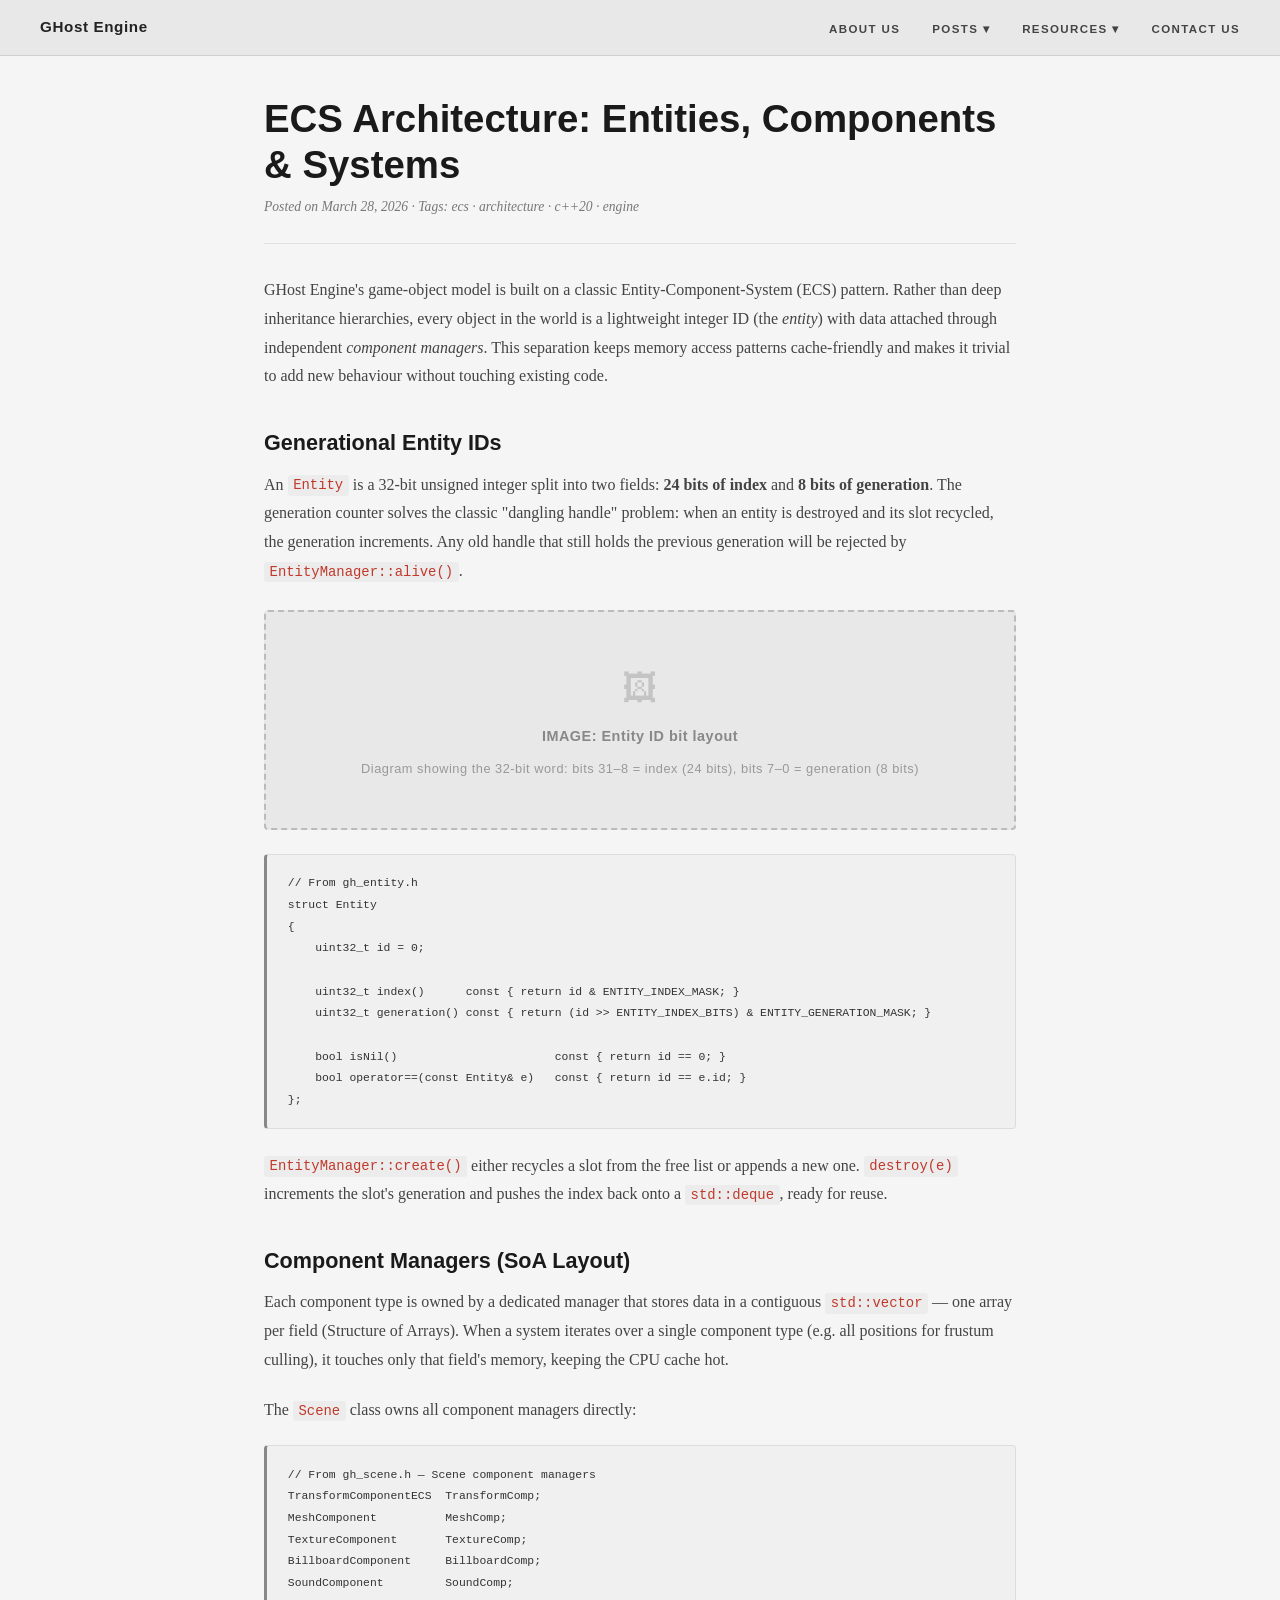
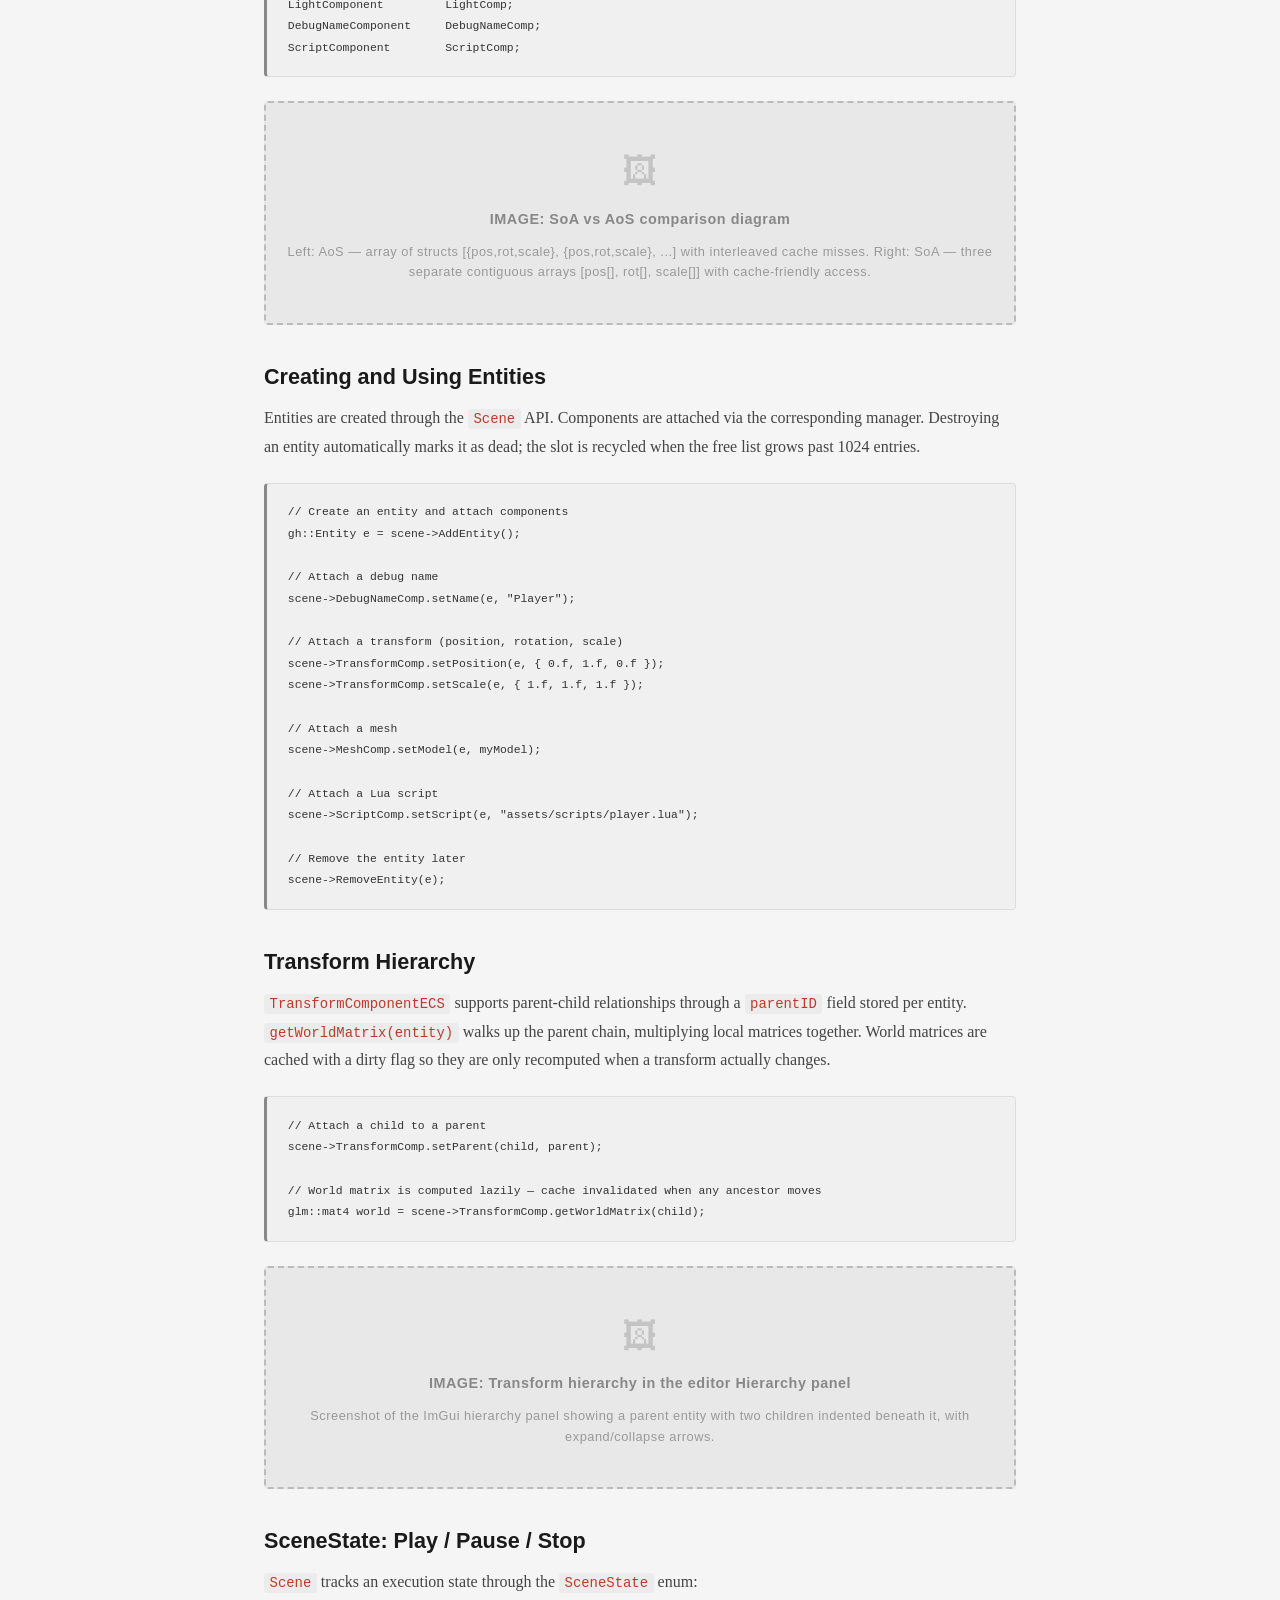
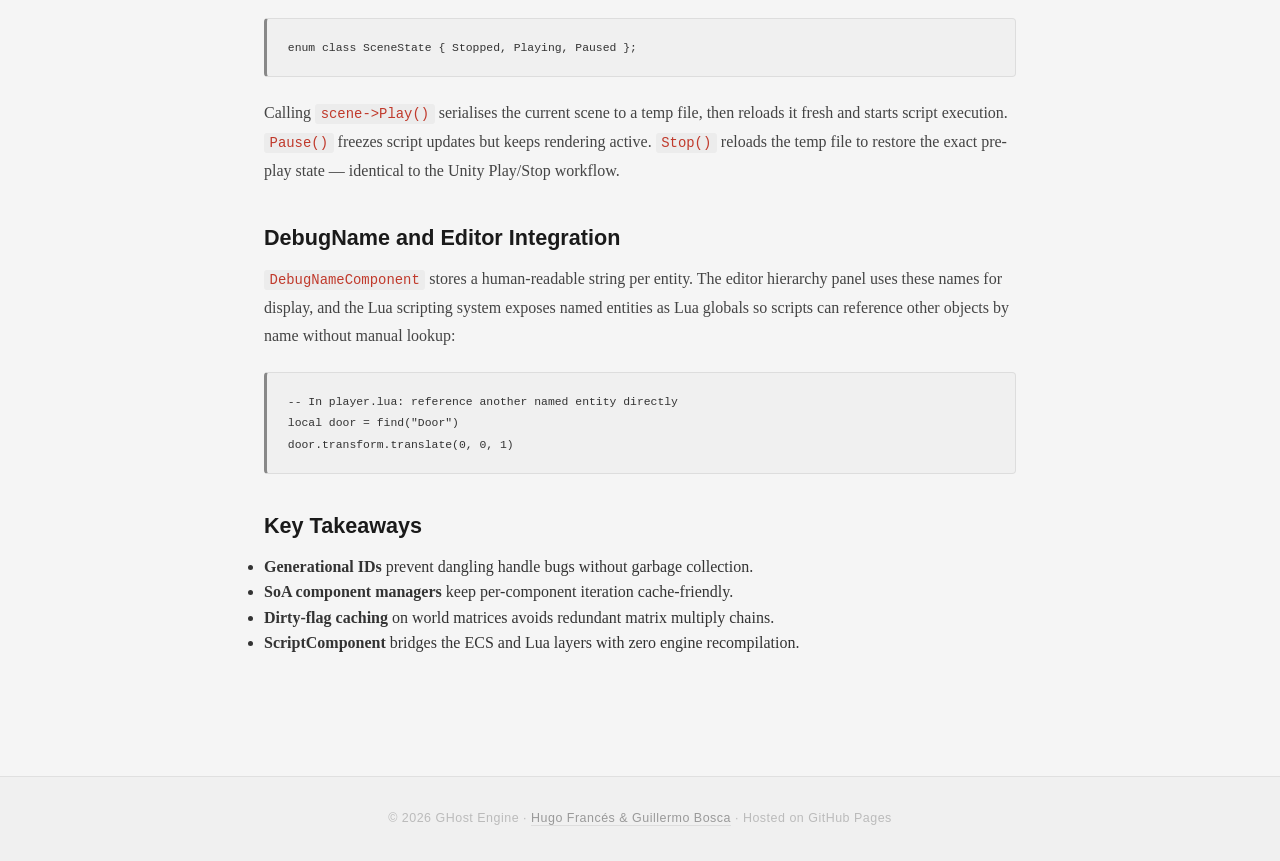
<file: posts/ecs.html>
<!DOCTYPE html>
<html lang="en">
<head>
    <meta charset="UTF-8" />
    <meta name="viewport" content="width=device-width, initial-scale=1.0" />
    <title>ECS Architecture – GHost Engine</title>
    <link rel="stylesheet" href="../style.css" />
</head>
<body>

    <nav>
        <a href="../index.html" class="nav-brand">GHost Engine</a>
        <ul class="nav-links">
            <li><a href="../about.html">About Us</a></li>
            <li class="dropdown">
                <a href="#">Posts ▾</a>
                <div class="dropdown-menu">
                    <a href="lua-scripting.html">Lua Scripting</a>
                    <a href="terrain.html">Procedural Terrain</a>
                    <a href="lod-streaming.html">LOD &amp; Streaming</a>
                    <a href="hdr-tonemapping.html">HDR &amp; Tonemapping</a>
                    <a href="csm.html">Cascaded Shadow Maps</a>
                    <a href="deferred-rendering.html">Deferred Rendering</a>
                    <a href="ecs.html">ECS Architecture</a>
                </div>
            </li>
            <li class="dropdown">
                <a href="#">Resources ▾</a>
                <div class="dropdown-menu">
                    <a href="https://github.com/boscab/3PMG_2526_boscaba_franceshe" target="_blank">GitHub</a>
                </div>
            </li>
            <li><a href="../contact.html">Contact Us</a></li>
        </ul>
    </nav>

    <article>
        <h1>ECS Architecture: Entities, Components &amp; Systems</h1>
        <p class="meta">Posted on March 28, 2026 &middot; Tags: ecs &middot; architecture &middot; c++20 &middot; engine</p>

        <p>
            GHost Engine's game-object model is built on a classic Entity-Component-System (ECS) pattern.
            Rather than deep inheritance hierarchies, every object in the world is a lightweight integer ID
            (the <em>entity</em>) with data attached through independent <em>component managers</em>.
            This separation keeps memory access patterns cache-friendly and makes it trivial to add new
            behaviour without touching existing code.
        </p>

        <h2>Generational Entity IDs</h2>
        <p>
            An <code>Entity</code> is a 32-bit unsigned integer split into two fields:
            <strong>24 bits of index</strong> and <strong>8 bits of generation</strong>.
            The generation counter solves the classic "dangling handle" problem: when an entity is
            destroyed and its slot recycled, the generation increments. Any old handle that still
            holds the previous generation will be rejected by <code>EntityManager::alive()</code>.
        </p>

        <div class="img-placeholder">
            <span class="ph-icon">🖼</span>
            <strong>IMAGE: Entity ID bit layout</strong>
            Diagram showing the 32-bit word: bits 31–8 = index (24 bits), bits 7–0 = generation (8 bits)
        </div>

        <pre><code>// From gh_entity.h
struct Entity
{
    uint32_t id = 0;

    uint32_t index()      const { return id &amp; ENTITY_INDEX_MASK; }
    uint32_t generation() const { return (id >> ENTITY_INDEX_BITS) &amp; ENTITY_GENERATION_MASK; }

    bool isNil()                       const { return id == 0; }
    bool operator==(const Entity&amp; e)   const { return id == e.id; }
};</code></pre>

        <p>
            <code>EntityManager::create()</code> either recycles a slot from the free list or appends
            a new one. <code>destroy(e)</code> increments the slot's generation and pushes the index
            back onto a <code>std::deque</code>, ready for reuse.
        </p>

        <h2>Component Managers (SoA Layout)</h2>
        <p>
            Each component type is owned by a dedicated manager that stores data in a contiguous
            <code>std::vector</code> — one array per field (Structure of Arrays). When a system
            iterates over a single component type (e.g. all positions for frustum culling), it
            touches only that field's memory, keeping the CPU cache hot.
        </p>
        <p>
            The <code>Scene</code> class owns all component managers directly:
        </p>

        <pre><code>// From gh_scene.h — Scene component managers
TransformComponentECS  TransformComp;
MeshComponent          MeshComp;
TextureComponent       TextureComp;
BillboardComponent     BillboardComp;
SoundComponent         SoundComp;
LightComponent         LightComp;
DebugNameComponent     DebugNameComp;
ScriptComponent        ScriptComp;</code></pre>

        <div class="img-placeholder">
            <span class="ph-icon">🖼</span>
            <strong>IMAGE: SoA vs AoS comparison diagram</strong>
            Left: AoS — array of structs [{pos,rot,scale}, {pos,rot,scale}, ...] with interleaved cache misses.
            Right: SoA — three separate contiguous arrays [pos[], rot[], scale[]] with cache-friendly access.
        </div>

        <h2>Creating and Using Entities</h2>
        <p>
            Entities are created through the <code>Scene</code> API. Components are attached via the
            corresponding manager. Destroying an entity automatically marks it as dead; the slot is
            recycled when the free list grows past 1024 entries.
        </p>

        <pre><code>// Create an entity and attach components
gh::Entity e = scene->AddEntity();

// Attach a debug name
scene->DebugNameComp.setName(e, "Player");

// Attach a transform (position, rotation, scale)
scene->TransformComp.setPosition(e, { 0.f, 1.f, 0.f });
scene->TransformComp.setScale(e, { 1.f, 1.f, 1.f });

// Attach a mesh
scene->MeshComp.setModel(e, myModel);

// Attach a Lua script
scene->ScriptComp.setScript(e, "assets/scripts/player.lua");

// Remove the entity later
scene->RemoveEntity(e);</code></pre>

        <h2>Transform Hierarchy</h2>
        <p>
            <code>TransformComponentECS</code> supports parent-child relationships through a
            <code>parentID</code> field stored per entity. <code>getWorldMatrix(entity)</code>
            walks up the parent chain, multiplying local matrices together. World matrices are
            cached with a dirty flag so they are only recomputed when a transform actually changes.
        </p>

        <pre><code>// Attach a child to a parent
scene->TransformComp.setParent(child, parent);

// World matrix is computed lazily — cache invalidated when any ancestor moves
glm::mat4 world = scene->TransformComp.getWorldMatrix(child);</code></pre>

        <div class="img-placeholder">
            <span class="ph-icon">🖼</span>
            <strong>IMAGE: Transform hierarchy in the editor Hierarchy panel</strong>
            Screenshot of the ImGui hierarchy panel showing a parent entity with two children
            indented beneath it, with expand/collapse arrows.
        </div>

        <h2>SceneState: Play / Pause / Stop</h2>
        <p>
            <code>Scene</code> tracks an execution state through the <code>SceneState</code> enum:
        </p>
        <pre><code>enum class SceneState { Stopped, Playing, Paused };</code></pre>
        <p>
            Calling <code>scene->Play()</code> serialises the current scene to a temp file, then
            reloads it fresh and starts script execution. <code>Pause()</code> freezes script
            updates but keeps rendering active. <code>Stop()</code> reloads the temp file to
            restore the exact pre-play state — identical to the Unity Play/Stop workflow.
        </p>

        <h2>DebugName and Editor Integration</h2>
        <p>
            <code>DebugNameComponent</code> stores a human-readable string per entity. The editor
            hierarchy panel uses these names for display, and the Lua scripting system exposes named
            entities as Lua globals so scripts can reference other objects by name without manual lookup:
        </p>
        <pre><code>-- In player.lua: reference another named entity directly
local door = find("Door")
door.transform.translate(0, 0, 1)</code></pre>

        <h2>Key Takeaways</h2>
        <ul>
            <li><strong>Generational IDs</strong> prevent dangling handle bugs without garbage collection.</li>
            <li><strong>SoA component managers</strong> keep per-component iteration cache-friendly.</li>
            <li><strong>Dirty-flag caching</strong> on world matrices avoids redundant matrix multiply chains.</li>
            <li><strong>ScriptComponent</strong> bridges the ECS and Lua layers with zero engine recompilation.</li>
        </ul>
    </article>

    <footer>
        <p>&copy; 2026 GHost Engine · <a href="../about.html">Hugo Franc&eacute;s &amp; Guillermo Bosca</a> · Hosted on GitHub Pages</p>
    </footer>

</body>
</html>
</file>
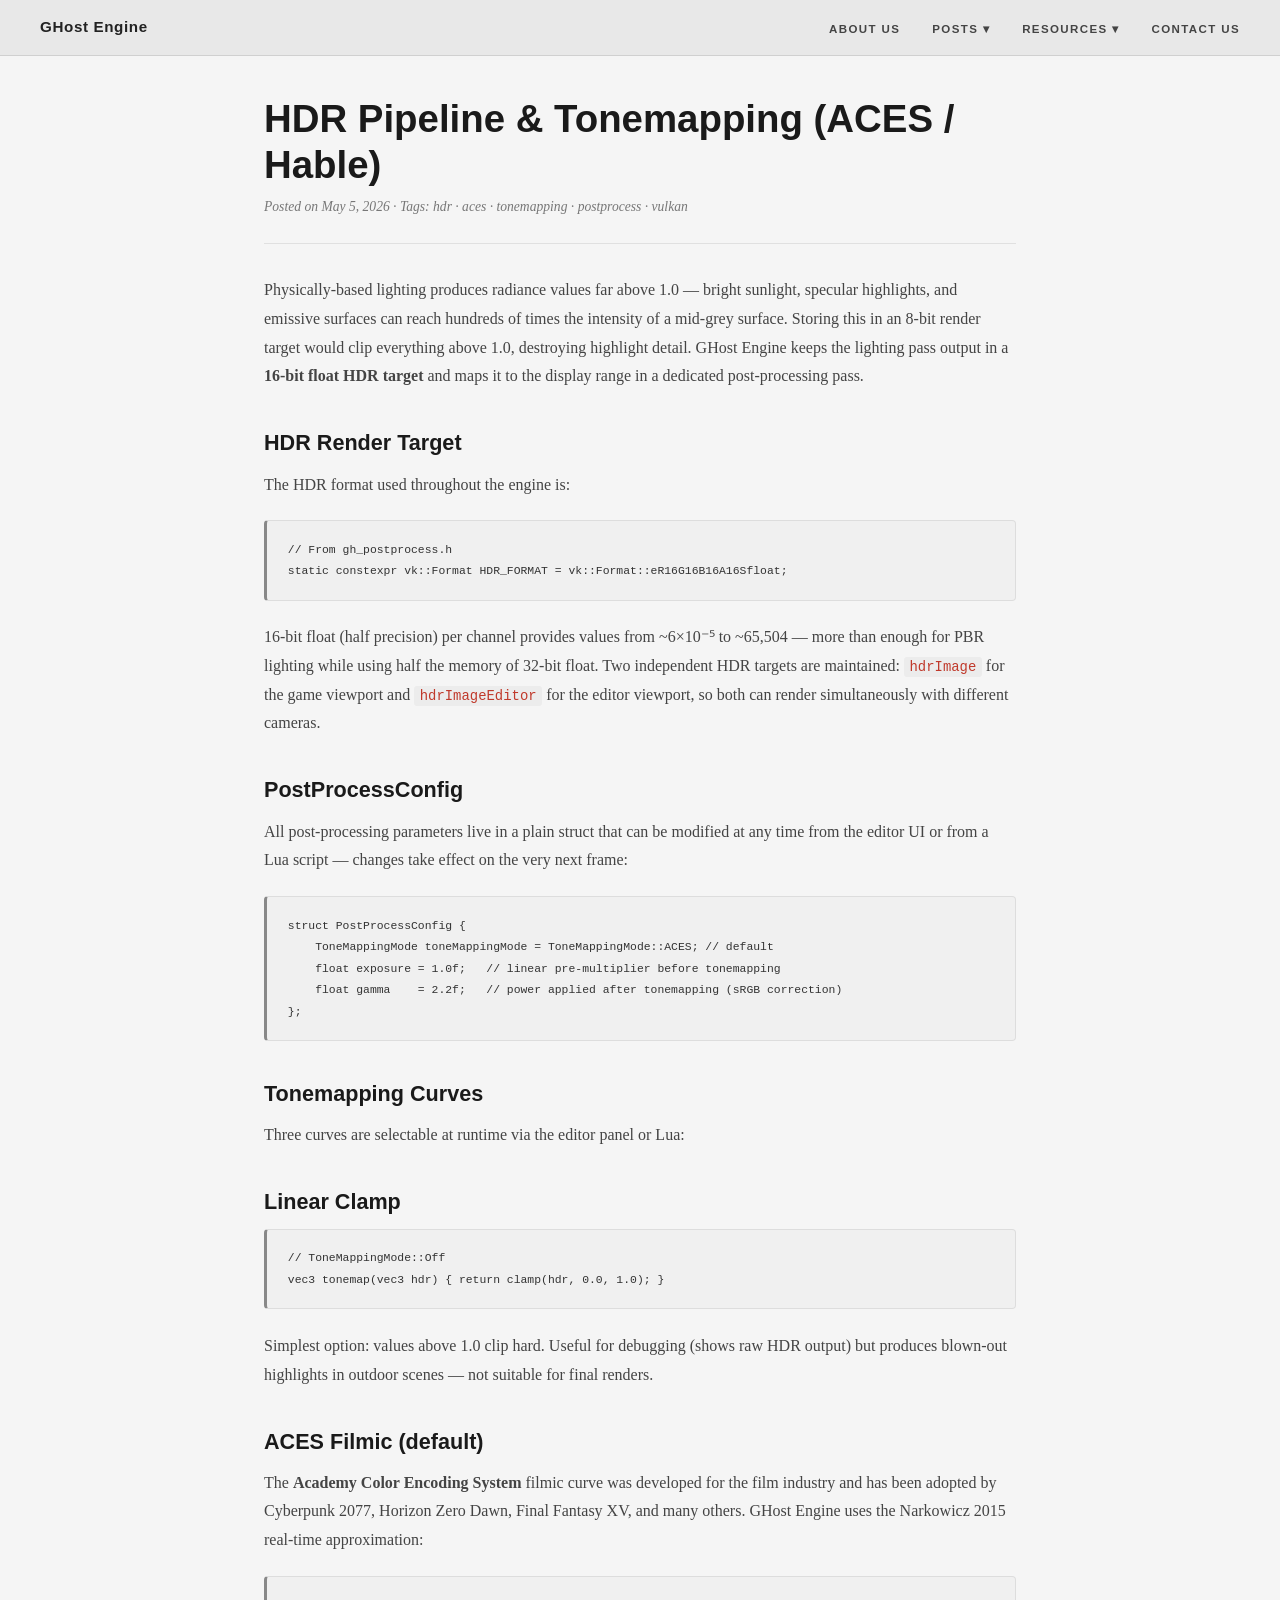
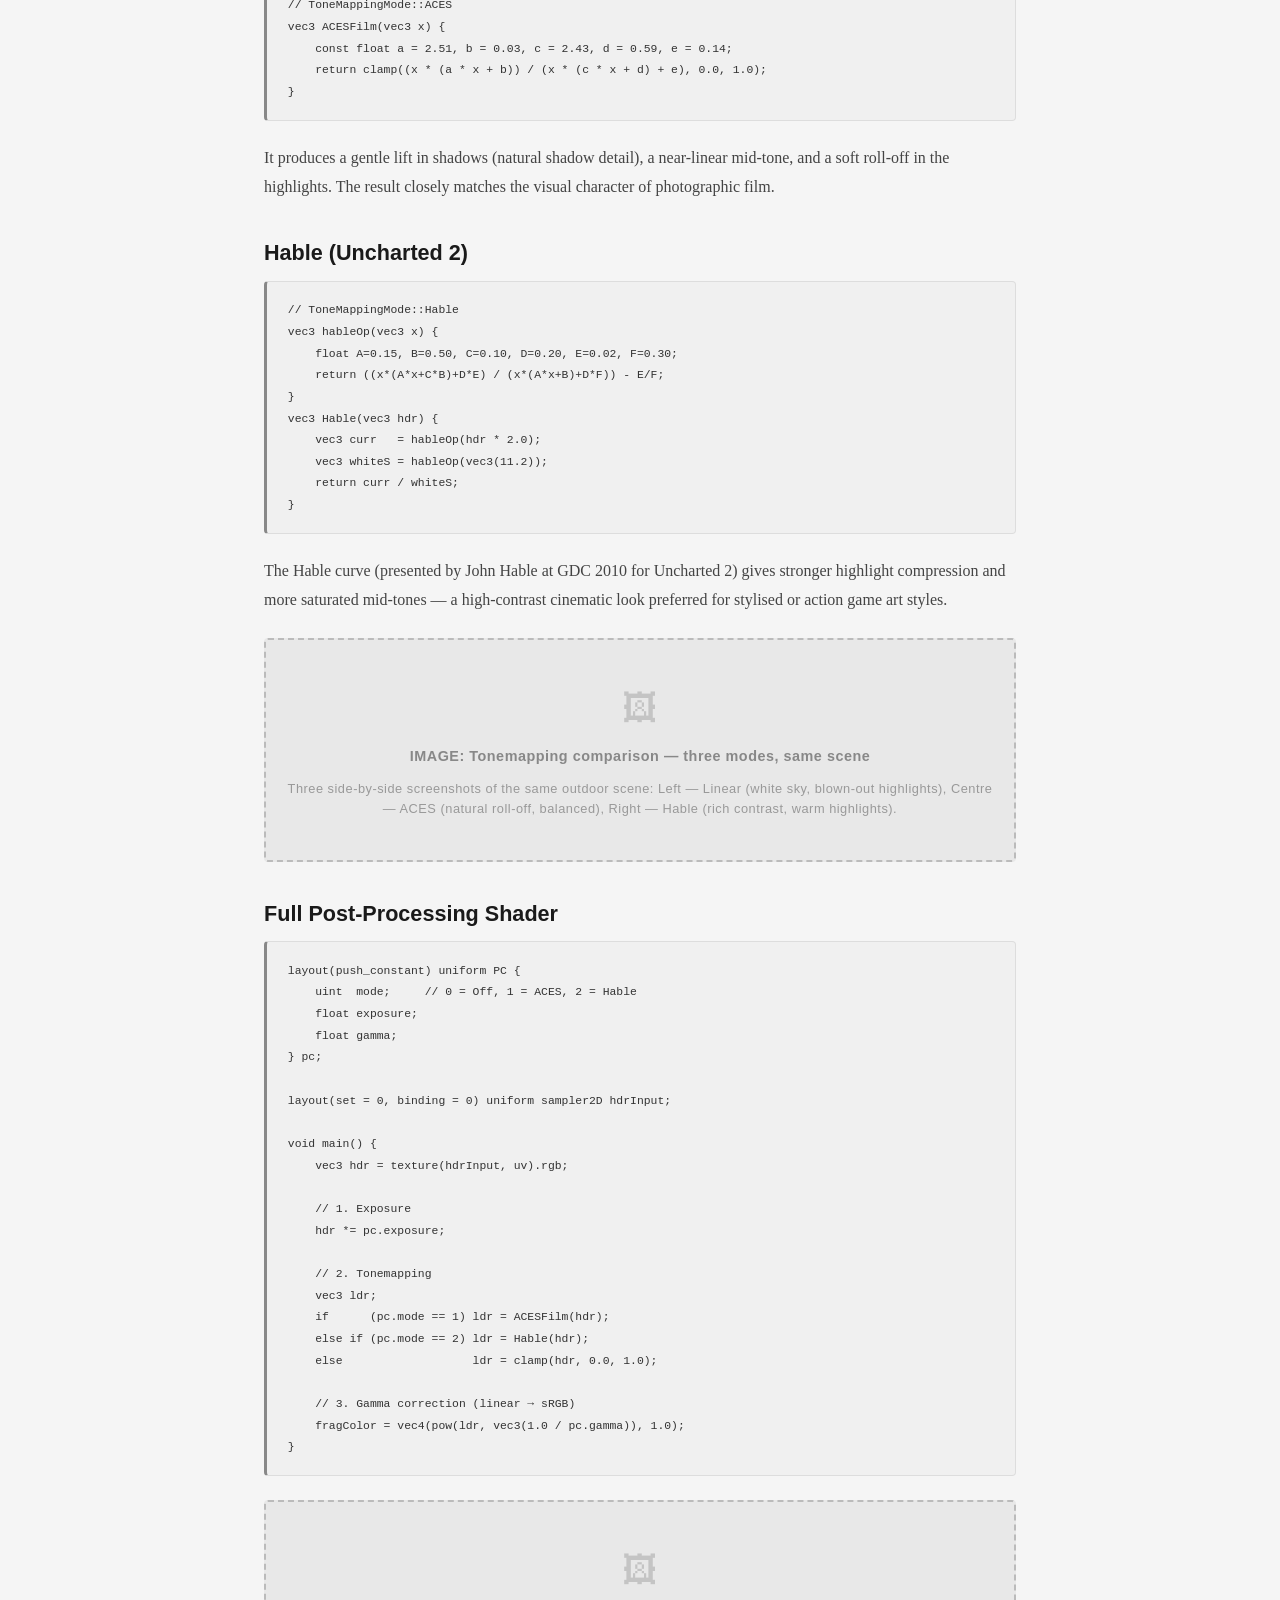
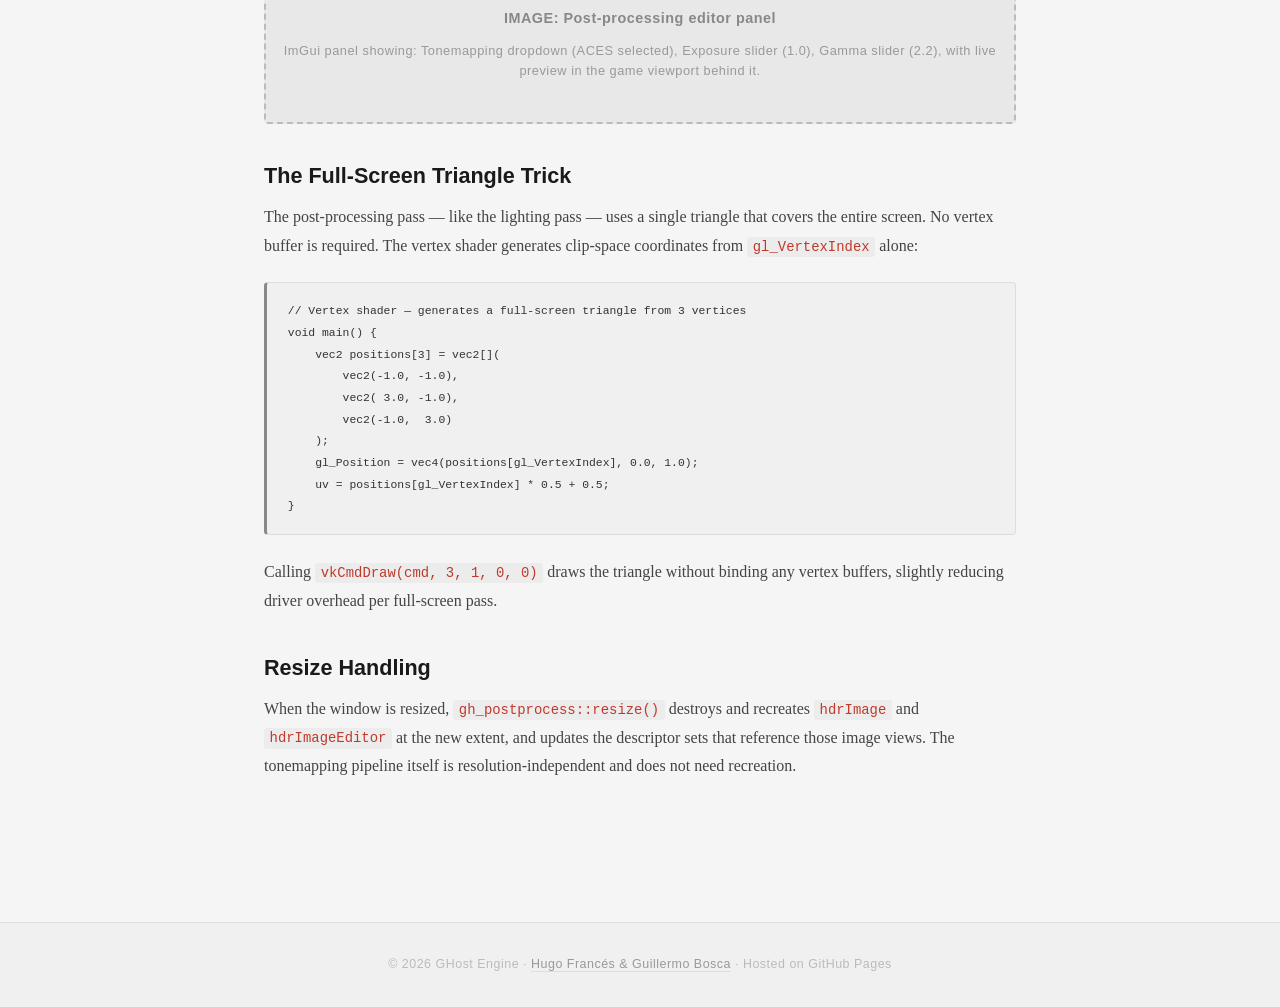
<file: posts/hdr-tonemapping.html>
<!DOCTYPE html>
<html lang="en">
<head>
    <meta charset="UTF-8" />
    <meta name="viewport" content="width=device-width, initial-scale=1.0" />
    <title>HDR &amp; Tonemapping – GHost Engine</title>
    <link rel="stylesheet" href="../style.css" />
</head>
<body>

    <nav>
        <a href="../index.html" class="nav-brand">GHost Engine</a>
        <ul class="nav-links">
            <li><a href="../about.html">About Us</a></li>
            <li class="dropdown">
                <a href="#">Posts ▾</a>
                <div class="dropdown-menu">
                    <a href="lua-scripting.html">Lua Scripting</a>
                    <a href="terrain.html">Procedural Terrain</a>
                    <a href="lod-streaming.html">LOD &amp; Streaming</a>
                    <a href="hdr-tonemapping.html">HDR &amp; Tonemapping</a>
                    <a href="csm.html">Cascaded Shadow Maps</a>
                    <a href="deferred-rendering.html">Deferred Rendering</a>
                    <a href="ecs.html">ECS Architecture</a>
                </div>
            </li>
            <li class="dropdown">
                <a href="#">Resources ▾</a>
                <div class="dropdown-menu">
                    <a href="https://github.com/boscab/3PMG_2526_boscaba_franceshe" target="_blank">GitHub</a>
                </div>
            </li>
            <li><a href="../contact.html">Contact Us</a></li>
        </ul>
    </nav>

    <article>
        <h1>HDR Pipeline &amp; Tonemapping (ACES / Hable)</h1>
        <p class="meta">Posted on May 5, 2026 &middot; Tags: hdr &middot; aces &middot; tonemapping &middot; postprocess &middot; vulkan</p>

        <p>
            Physically-based lighting produces radiance values far above 1.0 — bright sunlight, specular
            highlights, and emissive surfaces can reach hundreds of times the intensity of a mid-grey
            surface. Storing this in an 8-bit render target would clip everything above 1.0,
            destroying highlight detail. GHost Engine keeps the lighting pass output in a
            <strong>16-bit float HDR target</strong> and maps it to the display range in a dedicated
            post-processing pass.
        </p>

        <h2>HDR Render Target</h2>
        <p>
            The HDR format used throughout the engine is:
        </p>
        <pre><code>// From gh_postprocess.h
static constexpr vk::Format HDR_FORMAT = vk::Format::eR16G16B16A16Sfloat;</code></pre>
        <p>
            16-bit float (half precision) per channel provides values from ~6×10⁻⁵ to ~65,504 —
            more than enough for PBR lighting while using half the memory of 32-bit float.
            Two independent HDR targets are maintained: <code>hdrImage</code> for the game viewport
            and <code>hdrImageEditor</code> for the editor viewport, so both can render simultaneously
            with different cameras.
        </p>

        <h2>PostProcessConfig</h2>
        <p>
            All post-processing parameters live in a plain struct that can be modified at any time
            from the editor UI or from a Lua script — changes take effect on the very next frame:
        </p>
        <pre><code>struct PostProcessConfig {
    ToneMappingMode toneMappingMode = ToneMappingMode::ACES; // default
    float exposure = 1.0f;   // linear pre-multiplier before tonemapping
    float gamma    = 2.2f;   // power applied after tonemapping (sRGB correction)
};</code></pre>

        <h2>Tonemapping Curves</h2>
        <p>Three curves are selectable at runtime via the editor panel or Lua:</p>

        <h2>Linear Clamp</h2>
        <pre><code>// ToneMappingMode::Off
vec3 tonemap(vec3 hdr) { return clamp(hdr, 0.0, 1.0); }</code></pre>
        <p>
            Simplest option: values above 1.0 clip hard. Useful for debugging (shows raw HDR
            output) but produces blown-out highlights in outdoor scenes — not suitable for final
            renders.
        </p>

        <h2>ACES Filmic (default)</h2>
        <p>
            The <strong>Academy Color Encoding System</strong> filmic curve was developed for the
            film industry and has been adopted by Cyberpunk 2077, Horizon Zero Dawn, Final Fantasy XV,
            and many others. GHost Engine uses the Narkowicz 2015 real-time approximation:
        </p>
        <pre><code>// ToneMappingMode::ACES
vec3 ACESFilm(vec3 x) {
    const float a = 2.51, b = 0.03, c = 2.43, d = 0.59, e = 0.14;
    return clamp((x * (a * x + b)) / (x * (c * x + d) + e), 0.0, 1.0);
}</code></pre>
        <p>
            It produces a gentle lift in shadows (natural shadow detail), a near-linear mid-tone,
            and a soft roll-off in the highlights. The result closely matches the visual character
            of photographic film.
        </p>

        <h2>Hable (Uncharted 2)</h2>
        <pre><code>// ToneMappingMode::Hable
vec3 hableOp(vec3 x) {
    float A=0.15, B=0.50, C=0.10, D=0.20, E=0.02, F=0.30;
    return ((x*(A*x+C*B)+D*E) / (x*(A*x+B)+D*F)) - E/F;
}
vec3 Hable(vec3 hdr) {
    vec3 curr   = hableOp(hdr * 2.0);
    vec3 whiteS = hableOp(vec3(11.2));
    return curr / whiteS;
}</code></pre>
        <p>
            The Hable curve (presented by John Hable at GDC 2010 for Uncharted 2) gives stronger
            highlight compression and more saturated mid-tones — a high-contrast cinematic look
            preferred for stylised or action game art styles.
        </p>

        <div class="img-placeholder">
            <span class="ph-icon">🖼</span>
            <strong>IMAGE: Tonemapping comparison — three modes, same scene</strong>
            Three side-by-side screenshots of the same outdoor scene:
            Left — Linear (white sky, blown-out highlights),
            Centre — ACES (natural roll-off, balanced),
            Right — Hable (rich contrast, warm highlights).
        </div>

        <h2>Full Post-Processing Shader</h2>
        <pre><code>layout(push_constant) uniform PC {
    uint  mode;     // 0 = Off, 1 = ACES, 2 = Hable
    float exposure;
    float gamma;
} pc;

layout(set = 0, binding = 0) uniform sampler2D hdrInput;

void main() {
    vec3 hdr = texture(hdrInput, uv).rgb;

    // 1. Exposure
    hdr *= pc.exposure;

    // 2. Tonemapping
    vec3 ldr;
    if      (pc.mode == 1) ldr = ACESFilm(hdr);
    else if (pc.mode == 2) ldr = Hable(hdr);
    else                   ldr = clamp(hdr, 0.0, 1.0);

    // 3. Gamma correction (linear → sRGB)
    fragColor = vec4(pow(ldr, vec3(1.0 / pc.gamma)), 1.0);
}</code></pre>

        <div class="img-placeholder img-placeholder-sm">
            <span class="ph-icon">🖼</span>
            <strong>IMAGE: Post-processing editor panel</strong>
            ImGui panel showing: Tonemapping dropdown (ACES selected), Exposure slider (1.0),
            Gamma slider (2.2), with live preview in the game viewport behind it.
        </div>

        <h2>The Full-Screen Triangle Trick</h2>
        <p>
            The post-processing pass — like the lighting pass — uses a single triangle that covers
            the entire screen. No vertex buffer is required. The vertex shader generates clip-space
            coordinates from <code>gl_VertexIndex</code> alone:
        </p>
        <pre><code>// Vertex shader — generates a full-screen triangle from 3 vertices
void main() {
    vec2 positions[3] = vec2[](
        vec2(-1.0, -1.0),
        vec2( 3.0, -1.0),
        vec2(-1.0,  3.0)
    );
    gl_Position = vec4(positions[gl_VertexIndex], 0.0, 1.0);
    uv = positions[gl_VertexIndex] * 0.5 + 0.5;
}</code></pre>
        <p>
            Calling <code>vkCmdDraw(cmd, 3, 1, 0, 0)</code> draws the triangle without binding
            any vertex buffers, slightly reducing driver overhead per full-screen pass.
        </p>

        <h2>Resize Handling</h2>
        <p>
            When the window is resized, <code>gh_postprocess::resize()</code> destroys and recreates
            <code>hdrImage</code> and <code>hdrImageEditor</code> at the new extent, and updates the
            descriptor sets that reference those image views. The tonemapping pipeline itself is
            resolution-independent and does not need recreation.
        </p>
    </article>

    <footer>
        <p>&copy; 2026 GHost Engine · <a href="../about.html">Hugo Franc&eacute;s &amp; Guillermo Bosca</a> · Hosted on GitHub Pages</p>
    </footer>

</body>
</html>
</file>
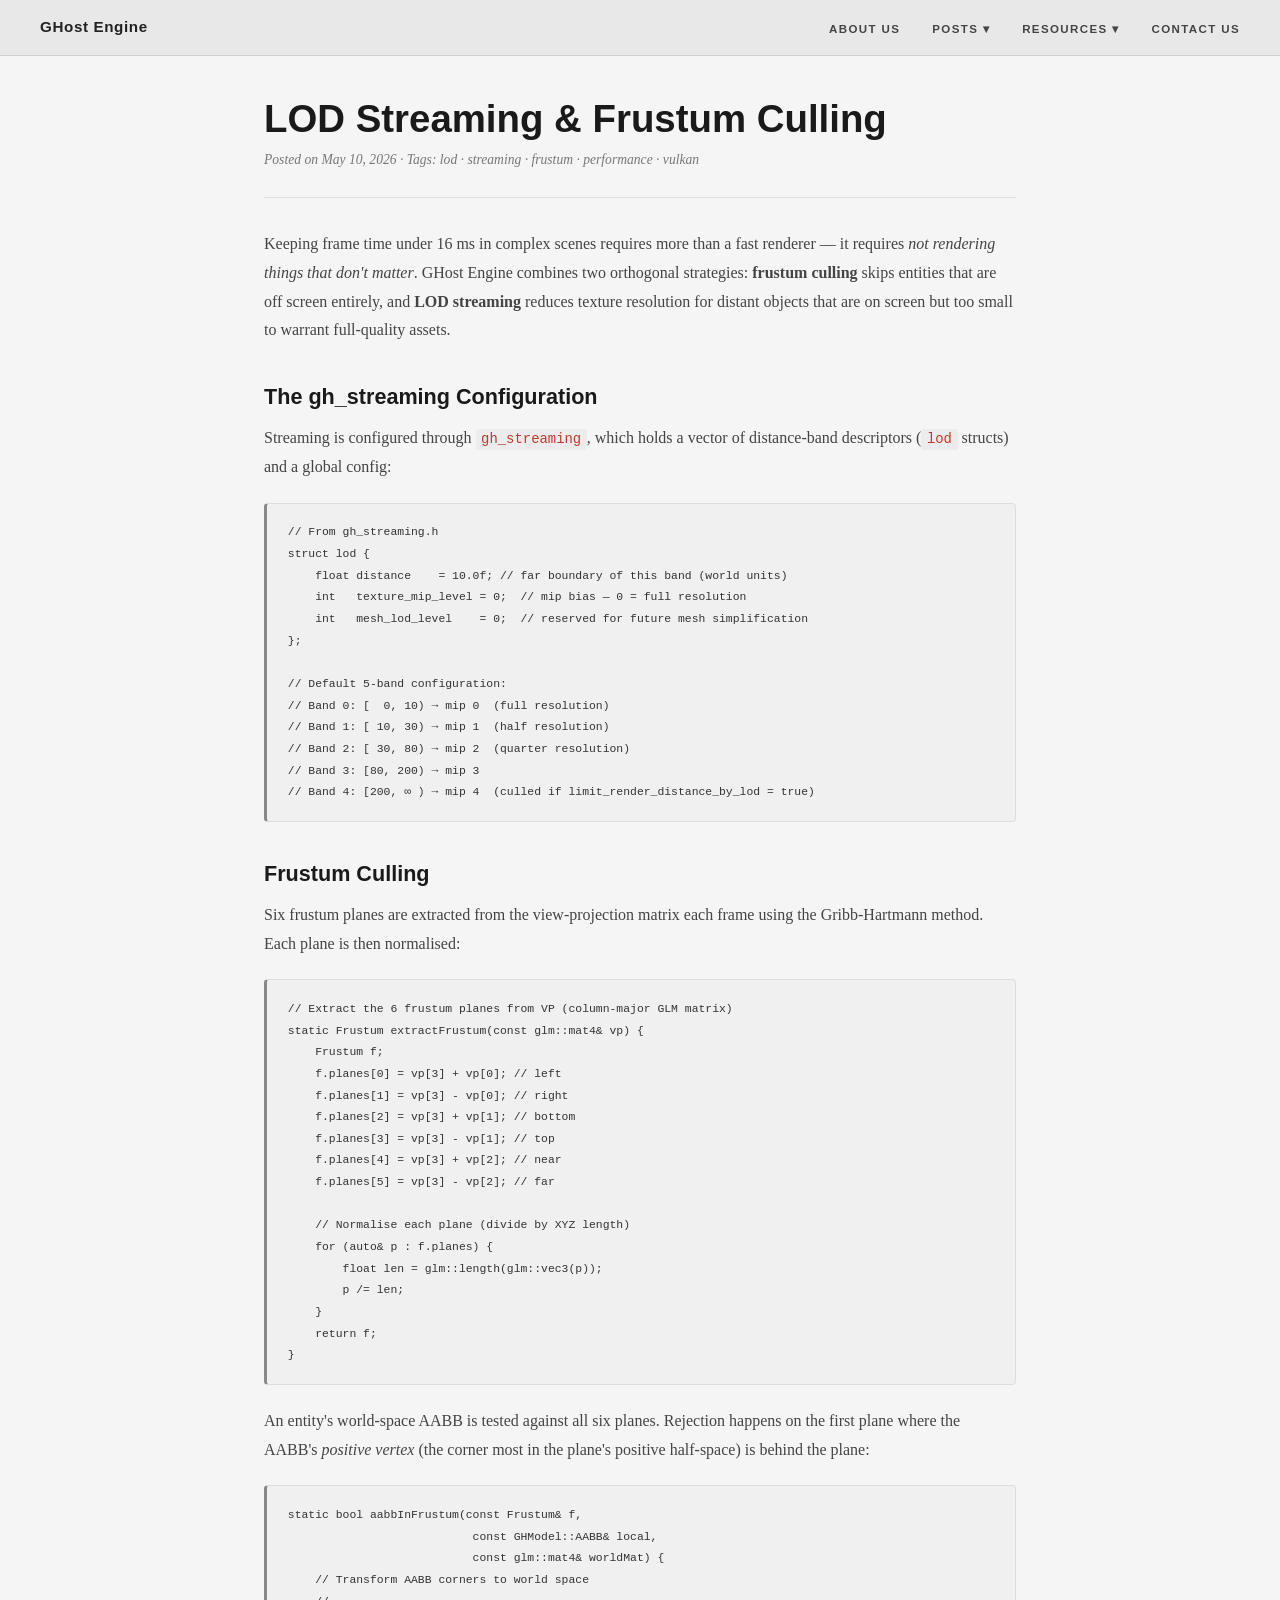
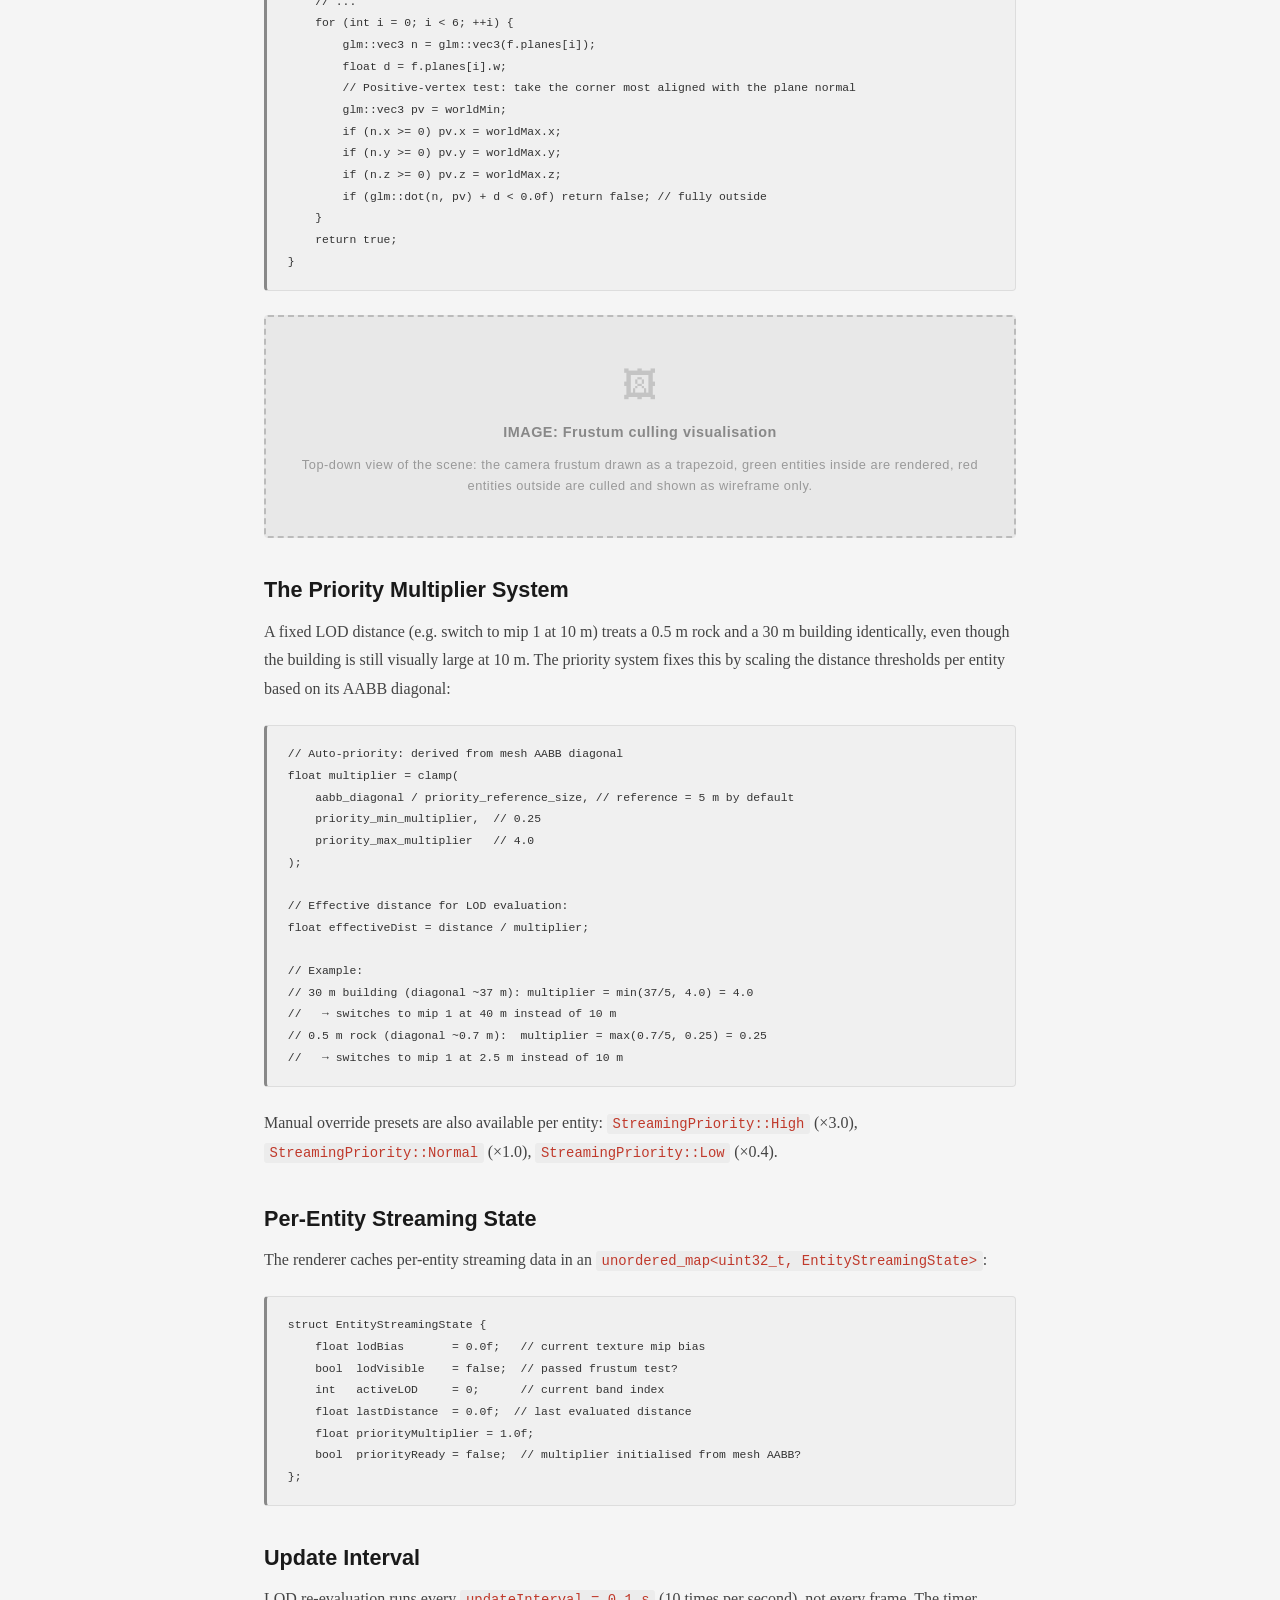
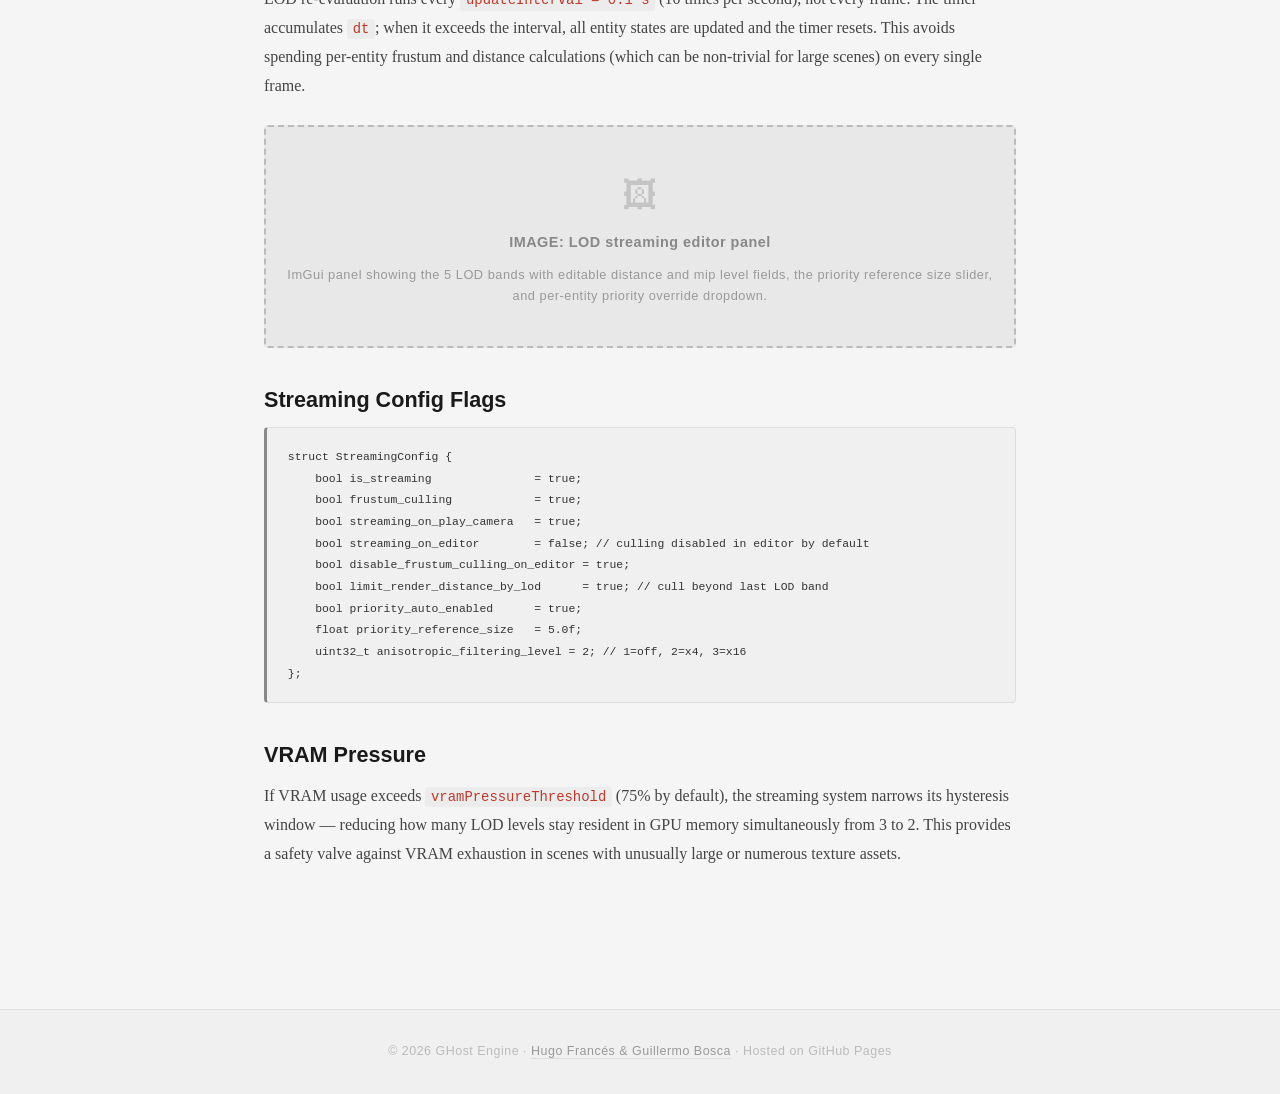
<file: posts/lod-streaming.html>
<!DOCTYPE html>
<html lang="en">
<head>
    <meta charset="UTF-8" />
    <meta name="viewport" content="width=device-width, initial-scale=1.0" />
    <title>LOD Streaming – GHost Engine</title>
    <link rel="stylesheet" href="../style.css" />
</head>
<body>

    <nav>
        <a href="../index.html" class="nav-brand">GHost Engine</a>
        <ul class="nav-links">
            <li><a href="../about.html">About Us</a></li>
            <li class="dropdown">
                <a href="#">Posts ▾</a>
                <div class="dropdown-menu">
                    <a href="lua-scripting.html">Lua Scripting</a>
                    <a href="terrain.html">Procedural Terrain</a>
                    <a href="lod-streaming.html">LOD &amp; Streaming</a>
                    <a href="hdr-tonemapping.html">HDR &amp; Tonemapping</a>
                    <a href="csm.html">Cascaded Shadow Maps</a>
                    <a href="deferred-rendering.html">Deferred Rendering</a>
                    <a href="ecs.html">ECS Architecture</a>
                </div>
            </li>
            <li class="dropdown">
                <a href="#">Resources ▾</a>
                <div class="dropdown-menu">
                    <a href="https://github.com/boscab/3PMG_2526_boscaba_franceshe" target="_blank">GitHub</a>
                </div>
            </li>
            <li><a href="../contact.html">Contact Us</a></li>
        </ul>
    </nav>

    <article>
        <h1>LOD Streaming &amp; Frustum Culling</h1>
        <p class="meta">Posted on May 10, 2026 &middot; Tags: lod &middot; streaming &middot; frustum &middot; performance &middot; vulkan</p>

        <p>
            Keeping frame time under 16 ms in complex scenes requires more than a fast renderer —
            it requires <em>not rendering things that don't matter</em>. GHost Engine combines two
            orthogonal strategies: <strong>frustum culling</strong> skips entities that are off screen
            entirely, and <strong>LOD streaming</strong> reduces texture resolution for distant objects
            that are on screen but too small to warrant full-quality assets.
        </p>

        <h2>The gh_streaming Configuration</h2>
        <p>
            Streaming is configured through <code>gh_streaming</code>, which holds a vector of
            distance-band descriptors (<code>lod</code> structs) and a global config:
        </p>
        <pre><code>// From gh_streaming.h
struct lod {
    float distance    = 10.0f; // far boundary of this band (world units)
    int   texture_mip_level = 0;  // mip bias — 0 = full resolution
    int   mesh_lod_level    = 0;  // reserved for future mesh simplification
};

// Default 5-band configuration:
// Band 0: [  0, 10) → mip 0  (full resolution)
// Band 1: [ 10, 30) → mip 1  (half resolution)
// Band 2: [ 30, 80) → mip 2  (quarter resolution)
// Band 3: [80, 200) → mip 3
// Band 4: [200, ∞ ) → mip 4  (culled if limit_render_distance_by_lod = true)</code></pre>

        <h2>Frustum Culling</h2>
        <p>
            Six frustum planes are extracted from the view-projection matrix each frame using the
            Gribb-Hartmann method. Each plane is then normalised:
        </p>
        <pre><code>// Extract the 6 frustum planes from VP (column-major GLM matrix)
static Frustum extractFrustum(const glm::mat4&amp; vp) {
    Frustum f;
    f.planes[0] = vp[3] + vp[0]; // left
    f.planes[1] = vp[3] - vp[0]; // right
    f.planes[2] = vp[3] + vp[1]; // bottom
    f.planes[3] = vp[3] - vp[1]; // top
    f.planes[4] = vp[3] + vp[2]; // near
    f.planes[5] = vp[3] - vp[2]; // far

    // Normalise each plane (divide by XYZ length)
    for (auto&amp; p : f.planes) {
        float len = glm::length(glm::vec3(p));
        p /= len;
    }
    return f;
}</code></pre>
        <p>
            An entity's world-space AABB is tested against all six planes. Rejection happens on the
            first plane where the AABB's <em>positive vertex</em> (the corner most in the plane's
            positive half-space) is behind the plane:
        </p>
        <pre><code>static bool aabbInFrustum(const Frustum&amp; f,
                           const GHModel::AABB&amp; local,
                           const glm::mat4&amp; worldMat) {
    // Transform AABB corners to world space
    // ...
    for (int i = 0; i &lt; 6; ++i) {
        glm::vec3 n = glm::vec3(f.planes[i]);
        float d = f.planes[i].w;
        // Positive-vertex test: take the corner most aligned with the plane normal
        glm::vec3 pv = worldMin;
        if (n.x &gt;= 0) pv.x = worldMax.x;
        if (n.y &gt;= 0) pv.y = worldMax.y;
        if (n.z &gt;= 0) pv.z = worldMax.z;
        if (glm::dot(n, pv) + d &lt; 0.0f) return false; // fully outside
    }
    return true;
}</code></pre>

        <div class="img-placeholder">
            <span class="ph-icon">🖼</span>
            <strong>IMAGE: Frustum culling visualisation</strong>
            Top-down view of the scene: the camera frustum drawn as a trapezoid,
            green entities inside are rendered, red entities outside are culled and shown as wireframe only.
        </div>

        <h2>The Priority Multiplier System</h2>
        <p>
            A fixed LOD distance (e.g. switch to mip 1 at 10 m) treats a 0.5 m rock and a 30 m
            building identically, even though the building is still visually large at 10 m. The
            priority system fixes this by scaling the distance thresholds per entity based on its
            AABB diagonal:
        </p>
        <pre><code>// Auto-priority: derived from mesh AABB diagonal
float multiplier = clamp(
    aabb_diagonal / priority_reference_size, // reference = 5 m by default
    priority_min_multiplier,  // 0.25
    priority_max_multiplier   // 4.0
);

// Effective distance for LOD evaluation:
float effectiveDist = distance / multiplier;

// Example:
// 30 m building (diagonal ~37 m): multiplier = min(37/5, 4.0) = 4.0
//   → switches to mip 1 at 40 m instead of 10 m
// 0.5 m rock (diagonal ~0.7 m):  multiplier = max(0.7/5, 0.25) = 0.25
//   → switches to mip 1 at 2.5 m instead of 10 m</code></pre>
        <p>
            Manual override presets are also available per entity:
            <code>StreamingPriority::High</code> (×3.0),
            <code>StreamingPriority::Normal</code> (×1.0),
            <code>StreamingPriority::Low</code> (×0.4).
        </p>

        <h2>Per-Entity Streaming State</h2>
        <p>
            The renderer caches per-entity streaming data in an
            <code>unordered_map&lt;uint32_t, EntityStreamingState&gt;</code>:
        </p>
        <pre><code>struct EntityStreamingState {
    float lodBias       = 0.0f;   // current texture mip bias
    bool  lodVisible    = false;  // passed frustum test?
    int   activeLOD     = 0;      // current band index
    float lastDistance  = 0.0f;  // last evaluated distance
    float priorityMultiplier = 1.0f;
    bool  priorityReady = false;  // multiplier initialised from mesh AABB?
};</code></pre>

        <h2>Update Interval</h2>
        <p>
            LOD re-evaluation runs every <code>updateInterval = 0.1 s</code> (10 times per second),
            not every frame. The timer accumulates <code>dt</code>; when it exceeds the interval,
            all entity states are updated and the timer resets. This avoids spending per-entity
            frustum and distance calculations (which can be non-trivial for large scenes) on every
            single frame.
        </p>

        <div class="img-placeholder">
            <span class="ph-icon">🖼</span>
            <strong>IMAGE: LOD streaming editor panel</strong>
            ImGui panel showing the 5 LOD bands with editable distance and mip level fields,
            the priority reference size slider, and per-entity priority override dropdown.
        </div>

        <h2>Streaming Config Flags</h2>
        <pre><code>struct StreamingConfig {
    bool is_streaming               = true;
    bool frustum_culling            = true;
    bool streaming_on_play_camera   = true;
    bool streaming_on_editor        = false; // culling disabled in editor by default
    bool disable_frustum_culling_on_editor = true;
    bool limit_render_distance_by_lod      = true; // cull beyond last LOD band
    bool priority_auto_enabled      = true;
    float priority_reference_size   = 5.0f;
    uint32_t anisotropic_filtering_level = 2; // 1=off, 2=x4, 3=x16
};</code></pre>

        <h2>VRAM Pressure</h2>
        <p>
            If VRAM usage exceeds <code>vramPressureThreshold</code> (75% by default), the streaming
            system narrows its hysteresis window — reducing how many LOD levels stay resident in GPU
            memory simultaneously from 3 to 2. This provides a safety valve against VRAM exhaustion
            in scenes with unusually large or numerous texture assets.
        </p>
    </article>

    <footer>
        <p>&copy; 2026 GHost Engine · <a href="../about.html">Hugo Franc&eacute;s &amp; Guillermo Bosca</a> · Hosted on GitHub Pages</p>
    </footer>

</body>
</html>
</file>
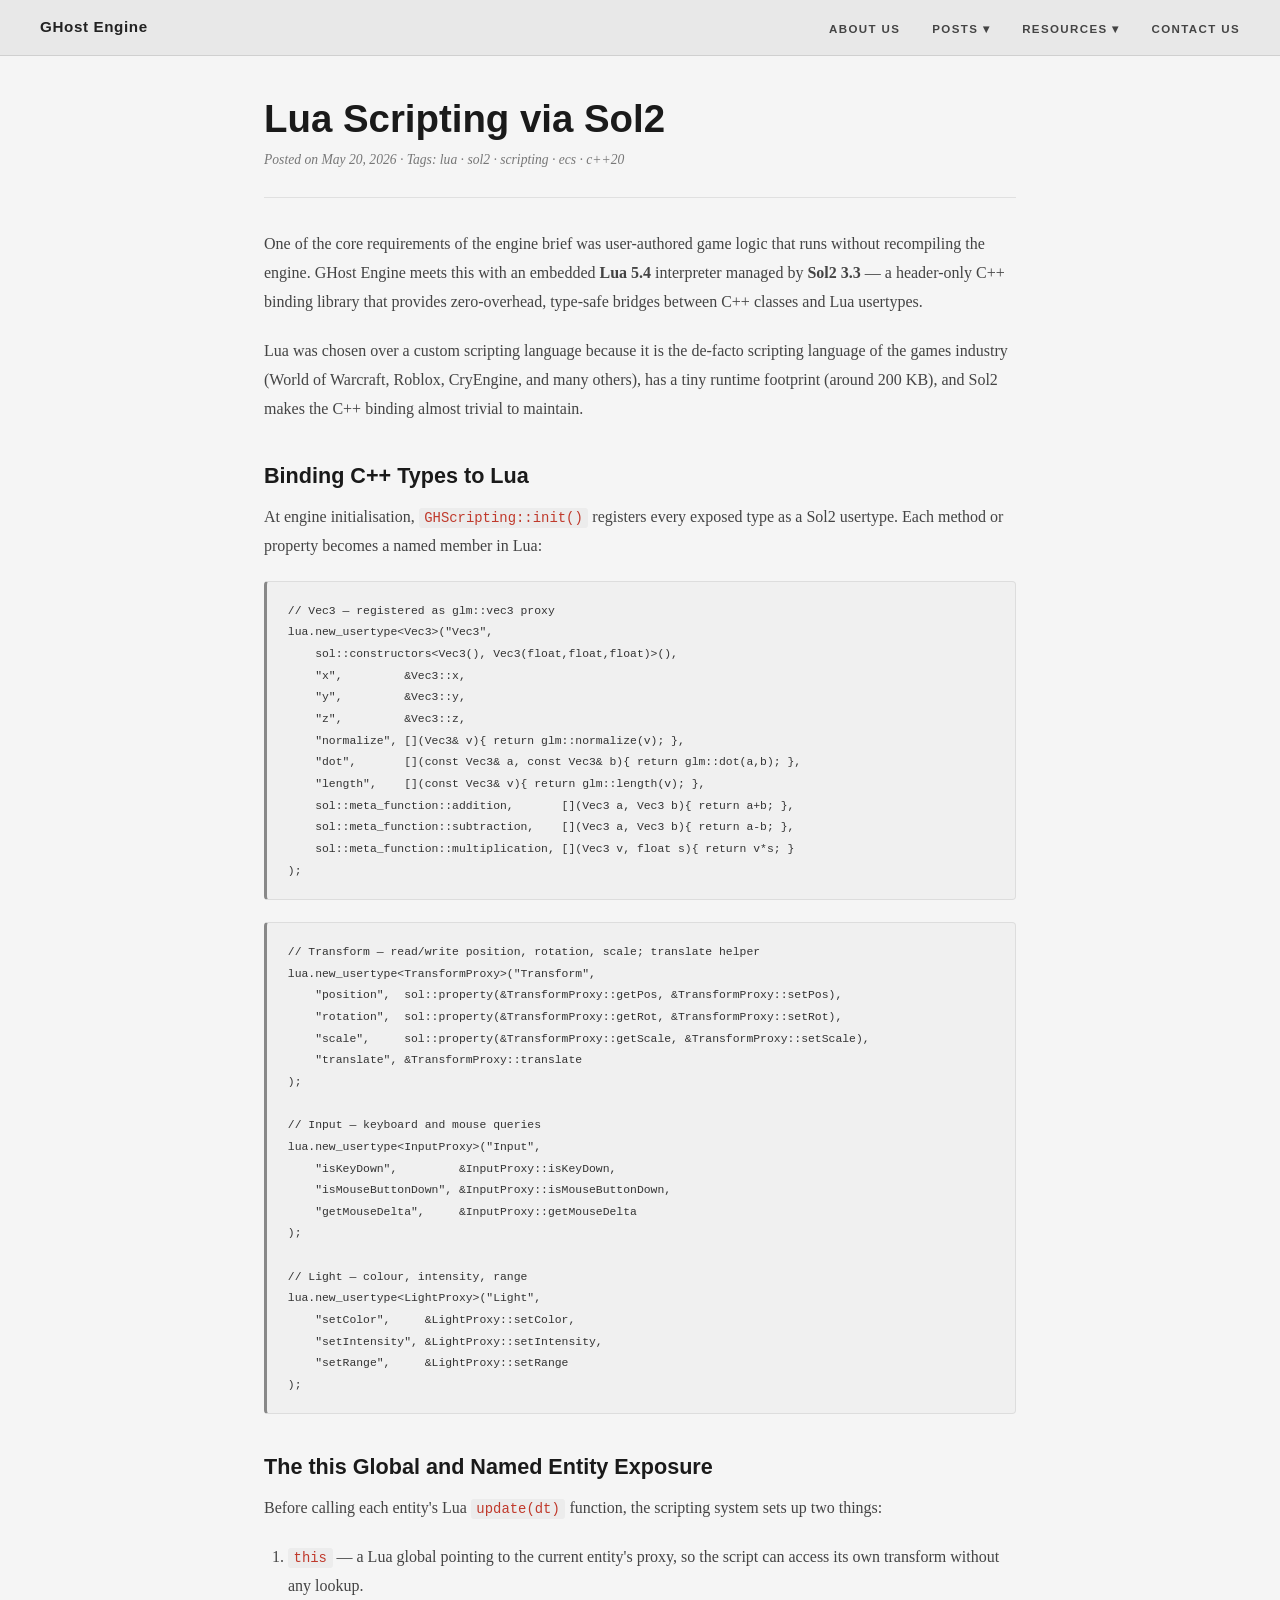
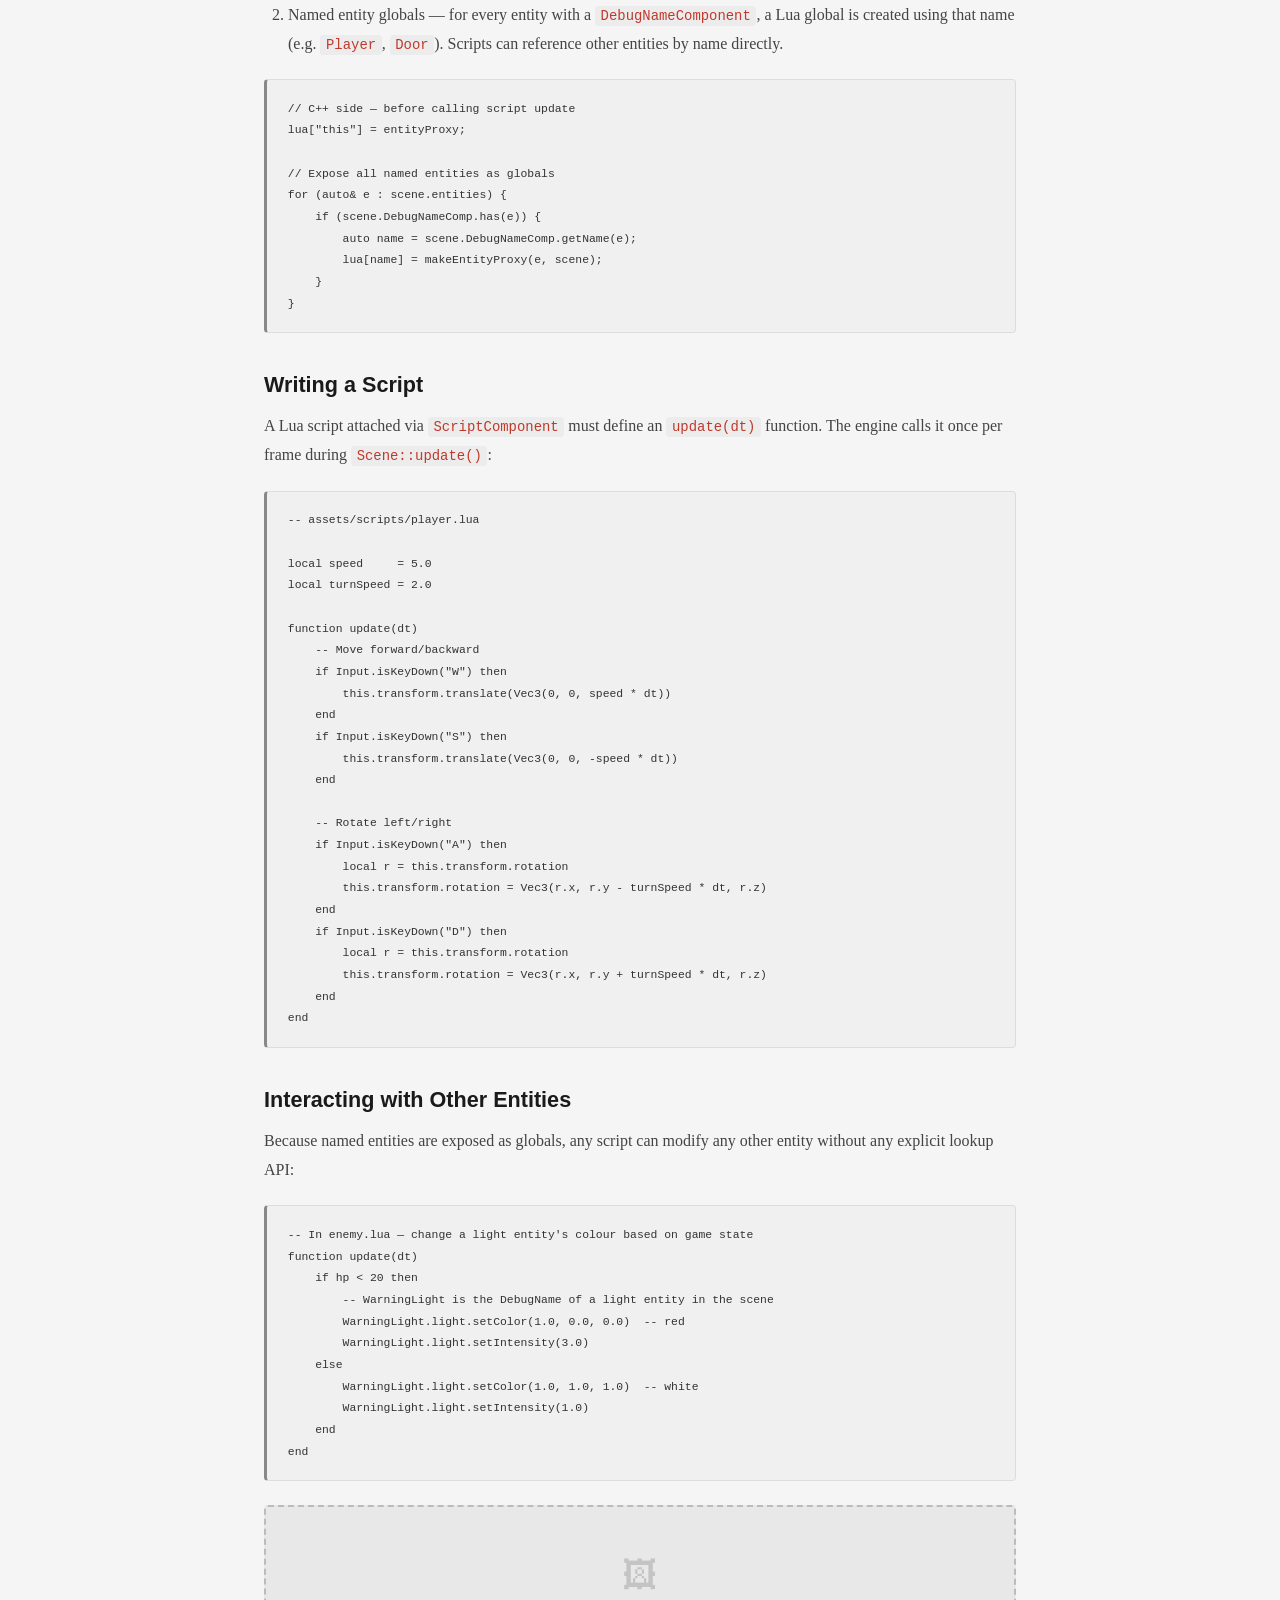
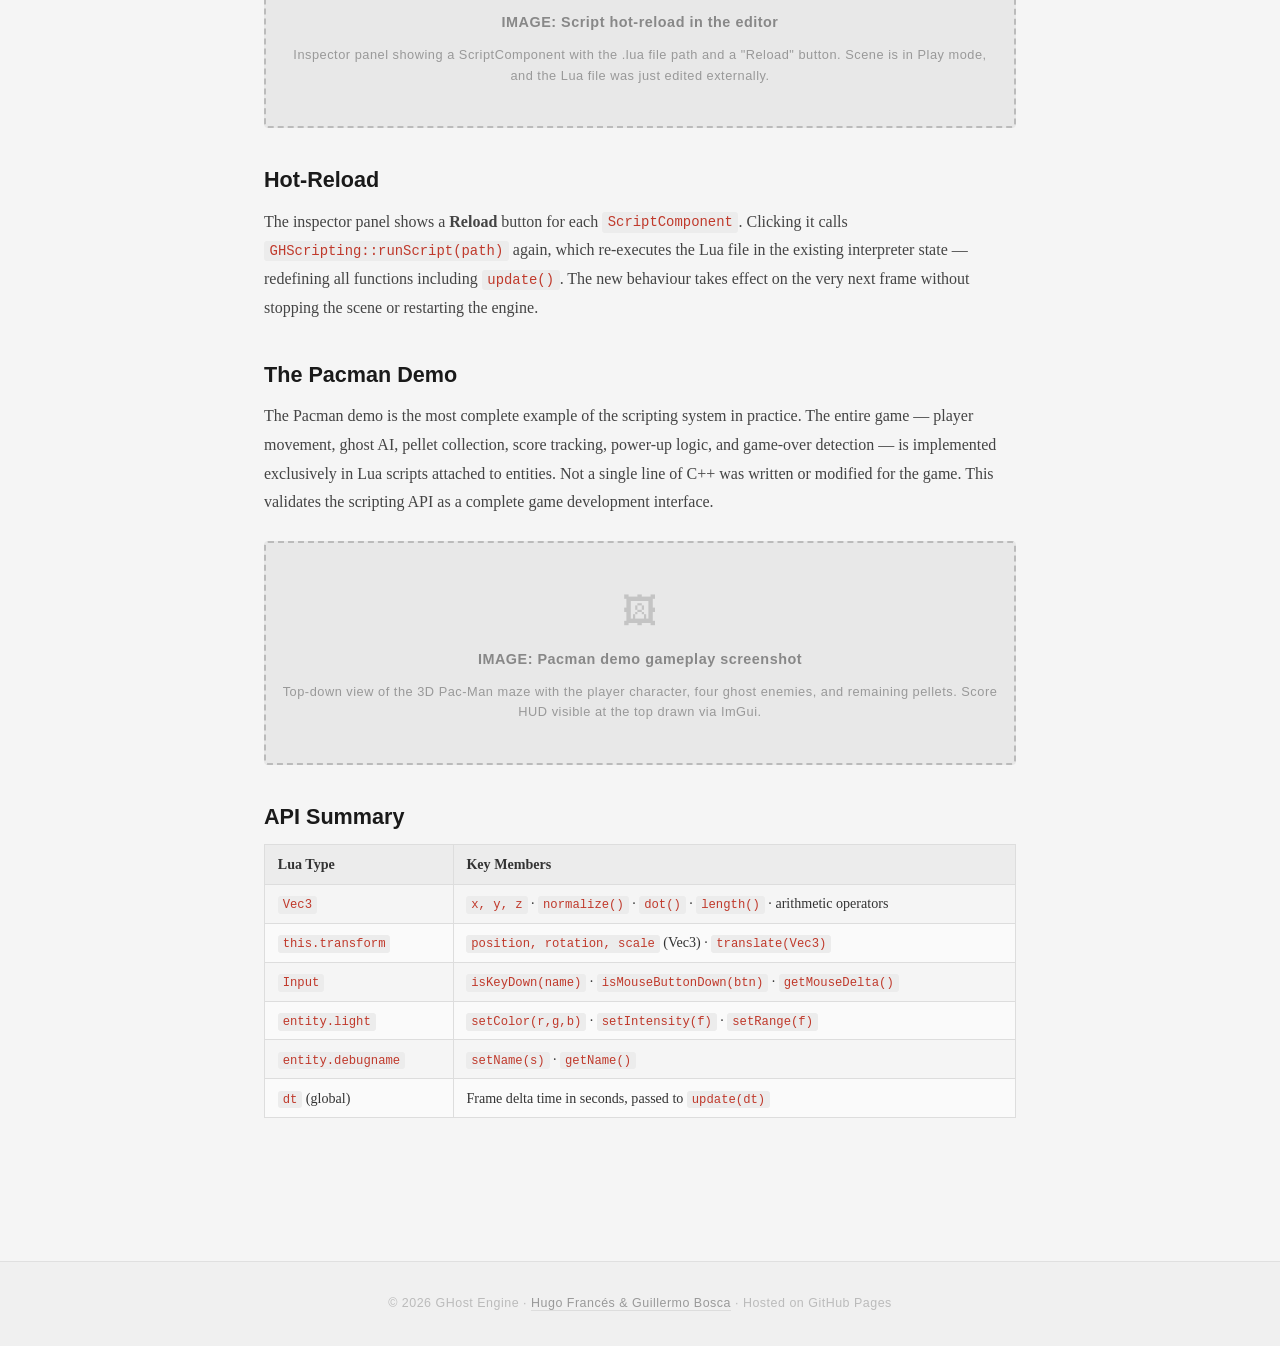
<file: posts/lua-scripting.html>
<!DOCTYPE html>
<html lang="en">
<head>
    <meta charset="UTF-8" />
    <meta name="viewport" content="width=device-width, initial-scale=1.0" />
    <title>Lua Scripting – GHost Engine</title>
    <link rel="stylesheet" href="../style.css" />
</head>
<body>

    <nav>
        <a href="../index.html" class="nav-brand">GHost Engine</a>
        <ul class="nav-links">
            <li><a href="../about.html">About Us</a></li>
            <li class="dropdown">
                <a href="#">Posts ▾</a>
                <div class="dropdown-menu">
                    <a href="lua-scripting.html">Lua Scripting</a>
                    <a href="terrain.html">Procedural Terrain</a>
                    <a href="lod-streaming.html">LOD &amp; Streaming</a>
                    <a href="hdr-tonemapping.html">HDR &amp; Tonemapping</a>
                    <a href="csm.html">Cascaded Shadow Maps</a>
                    <a href="deferred-rendering.html">Deferred Rendering</a>
                    <a href="ecs.html">ECS Architecture</a>
                </div>
            </li>
            <li class="dropdown">
                <a href="#">Resources ▾</a>
                <div class="dropdown-menu">
                    <a href="https://github.com/boscab/3PMG_2526_boscaba_franceshe" target="_blank">GitHub</a>
                </div>
            </li>
            <li><a href="../contact.html">Contact Us</a></li>
        </ul>
    </nav>

    <article>
        <h1>Lua Scripting via Sol2</h1>
        <p class="meta">Posted on May 20, 2026 &middot; Tags: lua &middot; sol2 &middot; scripting &middot; ecs &middot; c++20</p>

        <p>
            One of the core requirements of the engine brief was user-authored game logic that runs
            without recompiling the engine. GHost Engine meets this with an embedded
            <strong>Lua 5.4</strong> interpreter managed by <strong>Sol2 3.3</strong> — a header-only
            C++ binding library that provides zero-overhead, type-safe bridges between C++ classes
            and Lua usertypes.
        </p>
        <p>
            Lua was chosen over a custom scripting language because it is the de-facto scripting
            language of the games industry (World of Warcraft, Roblox, CryEngine, and many others),
            has a tiny runtime footprint (around 200 KB), and Sol2 makes the C++ binding almost
            trivial to maintain.
        </p>

        <h2>Binding C++ Types to Lua</h2>
        <p>
            At engine initialisation, <code>GHScripting::init()</code> registers every exposed type
            as a Sol2 usertype. Each method or property becomes a named member in Lua:
        </p>
        <pre><code>// Vec3 — registered as glm::vec3 proxy
lua.new_usertype&lt;Vec3&gt;("Vec3",
    sol::constructors&lt;Vec3(), Vec3(float,float,float)&gt;(),
    "x",         &amp;Vec3::x,
    "y",         &amp;Vec3::y,
    "z",         &amp;Vec3::z,
    "normalize", [](Vec3&amp; v){ return glm::normalize(v); },
    "dot",       [](const Vec3&amp; a, const Vec3&amp; b){ return glm::dot(a,b); },
    "length",    [](const Vec3&amp; v){ return glm::length(v); },
    sol::meta_function::addition,       [](Vec3 a, Vec3 b){ return a+b; },
    sol::meta_function::subtraction,    [](Vec3 a, Vec3 b){ return a-b; },
    sol::meta_function::multiplication, [](Vec3 v, float s){ return v*s; }
);</code></pre>

        <pre><code>// Transform — read/write position, rotation, scale; translate helper
lua.new_usertype&lt;TransformProxy&gt;("Transform",
    "position",  sol::property(&amp;TransformProxy::getPos, &amp;TransformProxy::setPos),
    "rotation",  sol::property(&amp;TransformProxy::getRot, &amp;TransformProxy::setRot),
    "scale",     sol::property(&amp;TransformProxy::getScale, &amp;TransformProxy::setScale),
    "translate", &amp;TransformProxy::translate
);

// Input — keyboard and mouse queries
lua.new_usertype&lt;InputProxy&gt;("Input",
    "isKeyDown",         &amp;InputProxy::isKeyDown,
    "isMouseButtonDown", &amp;InputProxy::isMouseButtonDown,
    "getMouseDelta",     &amp;InputProxy::getMouseDelta
);

// Light — colour, intensity, range
lua.new_usertype&lt;LightProxy&gt;("Light",
    "setColor",     &amp;LightProxy::setColor,
    "setIntensity", &amp;LightProxy::setIntensity,
    "setRange",     &amp;LightProxy::setRange
);</code></pre>

        <h2>The this Global and Named Entity Exposure</h2>
        <p>
            Before calling each entity's Lua <code>update(dt)</code> function, the scripting system
            sets up two things:
        </p>
        <ol style="margin:0 0 1.3rem 1.5rem;line-height:1.8;color:#444;">
            <li>
                <code>this</code> — a Lua global pointing to the current entity's proxy, so the
                script can access its own transform without any lookup.
            </li>
            <li>
                Named entity globals — for every entity with a <code>DebugNameComponent</code>,
                a Lua global is created using that name (e.g. <code>Player</code>, <code>Door</code>).
                Scripts can reference other entities by name directly.
            </li>
        </ol>

        <pre><code>// C++ side — before calling script update
lua["this"] = entityProxy;

// Expose all named entities as globals
for (auto&amp; e : scene.entities) {
    if (scene.DebugNameComp.has(e)) {
        auto name = scene.DebugNameComp.getName(e);
        lua[name] = makeEntityProxy(e, scene);
    }
}</code></pre>

        <h2>Writing a Script</h2>
        <p>
            A Lua script attached via <code>ScriptComponent</code> must define an
            <code>update(dt)</code> function. The engine calls it once per frame during
            <code>Scene::update()</code>:
        </p>
        <pre><code>-- assets/scripts/player.lua

local speed     = 5.0
local turnSpeed = 2.0

function update(dt)
    -- Move forward/backward
    if Input.isKeyDown("W") then
        this.transform.translate(Vec3(0, 0, speed * dt))
    end
    if Input.isKeyDown("S") then
        this.transform.translate(Vec3(0, 0, -speed * dt))
    end

    -- Rotate left/right
    if Input.isKeyDown("A") then
        local r = this.transform.rotation
        this.transform.rotation = Vec3(r.x, r.y - turnSpeed * dt, r.z)
    end
    if Input.isKeyDown("D") then
        local r = this.transform.rotation
        this.transform.rotation = Vec3(r.x, r.y + turnSpeed * dt, r.z)
    end
end</code></pre>

        <h2>Interacting with Other Entities</h2>
        <p>
            Because named entities are exposed as globals, any script can modify any other entity
            without any explicit lookup API:
        </p>
        <pre><code>-- In enemy.lua — change a light entity's colour based on game state
function update(dt)
    if hp &lt; 20 then
        -- WarningLight is the DebugName of a light entity in the scene
        WarningLight.light.setColor(1.0, 0.0, 0.0)  -- red
        WarningLight.light.setIntensity(3.0)
    else
        WarningLight.light.setColor(1.0, 1.0, 1.0)  -- white
        WarningLight.light.setIntensity(1.0)
    end
end</code></pre>

        <div class="img-placeholder">
            <span class="ph-icon">🖼</span>
            <strong>IMAGE: Script hot-reload in the editor</strong>
            Inspector panel showing a ScriptComponent with the .lua file path and a "Reload"
            button. Scene is in Play mode, and the Lua file was just edited externally.
        </div>

        <h2>Hot-Reload</h2>
        <p>
            The inspector panel shows a <strong>Reload</strong> button for each
            <code>ScriptComponent</code>. Clicking it calls <code>GHScripting::runScript(path)</code>
            again, which re-executes the Lua file in the existing interpreter state — redefining
            all functions including <code>update()</code>. The new behaviour takes effect on the
            very next frame without stopping the scene or restarting the engine.
        </p>

        <h2>The Pacman Demo</h2>
        <p>
            The Pacman demo is the most complete example of the scripting system in practice.
            The entire game — player movement, ghost AI, pellet collection, score tracking,
            power-up logic, and game-over detection — is implemented exclusively in Lua scripts
            attached to entities. Not a single line of C++ was written or modified for the game.
            This validates the scripting API as a complete game development interface.
        </p>

        <div class="img-placeholder">
            <span class="ph-icon">🖼</span>
            <strong>IMAGE: Pacman demo gameplay screenshot</strong>
            Top-down view of the 3D Pac-Man maze with the player character, four ghost enemies,
            and remaining pellets. Score HUD visible at the top drawn via ImGui.
        </div>

        <h2>API Summary</h2>
        <table style="width:100%;border-collapse:collapse;margin-bottom:1.4rem;font-size:0.88rem;">
            <thead>
                <tr style="background:#ececec;">
                    <th style="padding:0.5rem 0.8rem;text-align:left;border:1px solid #ddd;">Lua Type</th>
                    <th style="padding:0.5rem 0.8rem;text-align:left;border:1px solid #ddd;">Key Members</th>
                </tr>
            </thead>
            <tbody>
                <tr><td style="padding:0.45rem 0.8rem;border:1px solid #ddd;"><code>Vec3</code></td><td style="padding:0.45rem 0.8rem;border:1px solid #ddd;"><code>x, y, z</code> · <code>normalize()</code> · <code>dot()</code> · <code>length()</code> · arithmetic operators</td></tr>
                <tr style="background:#fafafa;"><td style="padding:0.45rem 0.8rem;border:1px solid #ddd;"><code>this.transform</code></td><td style="padding:0.45rem 0.8rem;border:1px solid #ddd;"><code>position, rotation, scale</code> (Vec3) · <code>translate(Vec3)</code></td></tr>
                <tr><td style="padding:0.45rem 0.8rem;border:1px solid #ddd;"><code>Input</code></td><td style="padding:0.45rem 0.8rem;border:1px solid #ddd;"><code>isKeyDown(name)</code> · <code>isMouseButtonDown(btn)</code> · <code>getMouseDelta()</code></td></tr>
                <tr style="background:#fafafa;"><td style="padding:0.45rem 0.8rem;border:1px solid #ddd;"><code>entity.light</code></td><td style="padding:0.45rem 0.8rem;border:1px solid #ddd;"><code>setColor(r,g,b)</code> · <code>setIntensity(f)</code> · <code>setRange(f)</code></td></tr>
                <tr><td style="padding:0.45rem 0.8rem;border:1px solid #ddd;"><code>entity.debugname</code></td><td style="padding:0.45rem 0.8rem;border:1px solid #ddd;"><code>setName(s)</code> · <code>getName()</code></td></tr>
                <tr style="background:#fafafa;"><td style="padding:0.45rem 0.8rem;border:1px solid #ddd;"><code>dt</code> (global)</td><td style="padding:0.45rem 0.8rem;border:1px solid #ddd;">Frame delta time in seconds, passed to <code>update(dt)</code></td></tr>
            </tbody>
        </table>
    </article>

    <footer>
        <p>&copy; 2026 GHost Engine · <a href="../about.html">Hugo Franc&eacute;s &amp; Guillermo Bosca</a> · Hosted on GitHub Pages</p>
    </footer>

</body>
</html>
</file>
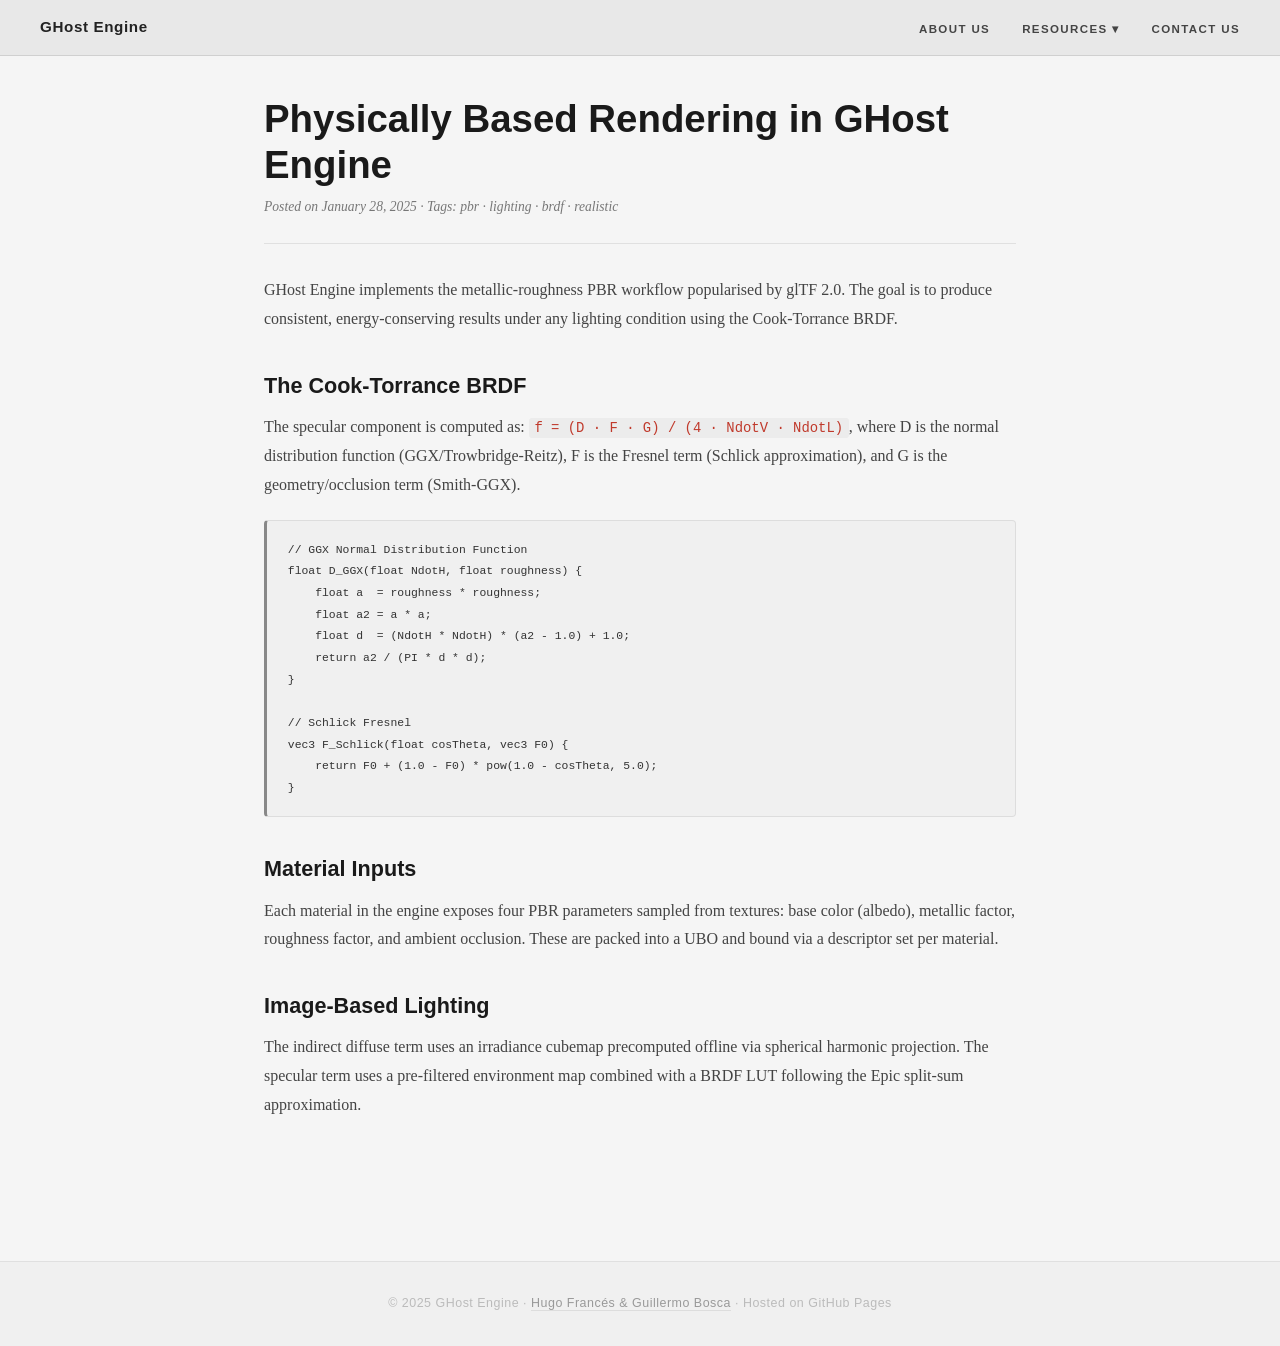
<file: posts/pbr.html>
﻿<!DOCTYPE html>
<html lang="en">
<head>
    <meta charset="UTF-8" />
    <meta name="viewport" content="width=device-width, initial-scale=1.0" />
    <title>PBR – GHost Engine</title>
    <link rel="stylesheet" href="../style.css" />
</head>
<body>

    <nav>
        <a href="../index.html" class="nav-brand">GHost Engine</a>
        <ul class="nav-links">
            <li><a href="../about.html">About Us</a></li>
            <li class="dropdown">
                <a href="#">Resources ▾</a>
                <div class="dropdown-menu">
                    <a href="vulkan-init.html">Documentation</a>
                    <a href="https://github.com/TU_USUARIO/ghost-engine" target="_blank">GitHub</a>
                </div>
            </li>
            <li><a href="../contact.html">Contact Us</a></li>
        </ul>
    </nav>

    <article>
        <h1>Physically Based Rendering in GHost Engine</h1>
        <p class="meta">Posted on January 28, 2025 · Tags: pbr · lighting · brdf · realistic</p>

        <p>
            GHost Engine implements the metallic-roughness PBR workflow popularised by glTF 2.0.
            The goal is to produce consistent, energy-conserving results under any lighting condition
            using the Cook-Torrance BRDF.
        </p>

        <h2>The Cook-Torrance BRDF</h2>
        <p>
            The specular component is computed as:
            <code>f = (D · F · G) / (4 · NdotV · NdotL)</code>,
            where D is the normal distribution function (GGX/Trowbridge-Reitz),
            F is the Fresnel term (Schlick approximation),
            and G is the geometry/occlusion term (Smith-GGX).
        </p>
        <pre><code>// GGX Normal Distribution Function
float D_GGX(float NdotH, float roughness) {
    float a  = roughness * roughness;
    float a2 = a * a;
    float d  = (NdotH * NdotH) * (a2 - 1.0) + 1.0;
    return a2 / (PI * d * d);
}

// Schlick Fresnel
vec3 F_Schlick(float cosTheta, vec3 F0) {
    return F0 + (1.0 - F0) * pow(1.0 - cosTheta, 5.0);
}</code></pre>

        <h2>Material Inputs</h2>
        <p>
            Each material in the engine exposes four PBR parameters sampled from textures:
            base color (albedo), metallic factor, roughness factor, and ambient occlusion.
            These are packed into a UBO and bound via a descriptor set per material.
        </p>

        <h2>Image-Based Lighting</h2>
        <p>
            The indirect diffuse term uses an irradiance cubemap precomputed offline via
            spherical harmonic projection. The specular term uses a pre-filtered environment
            map combined with a BRDF LUT following the Epic split-sum approximation.
        </p>
    </article>

    <footer>
        <p>&copy; 2025 GHost Engine · <a href="../about.html">Hugo Francés &amp; Guillermo Bosca</a> · Hosted on GitHub Pages</p>
    </footer>

</body>
</html>
</file>
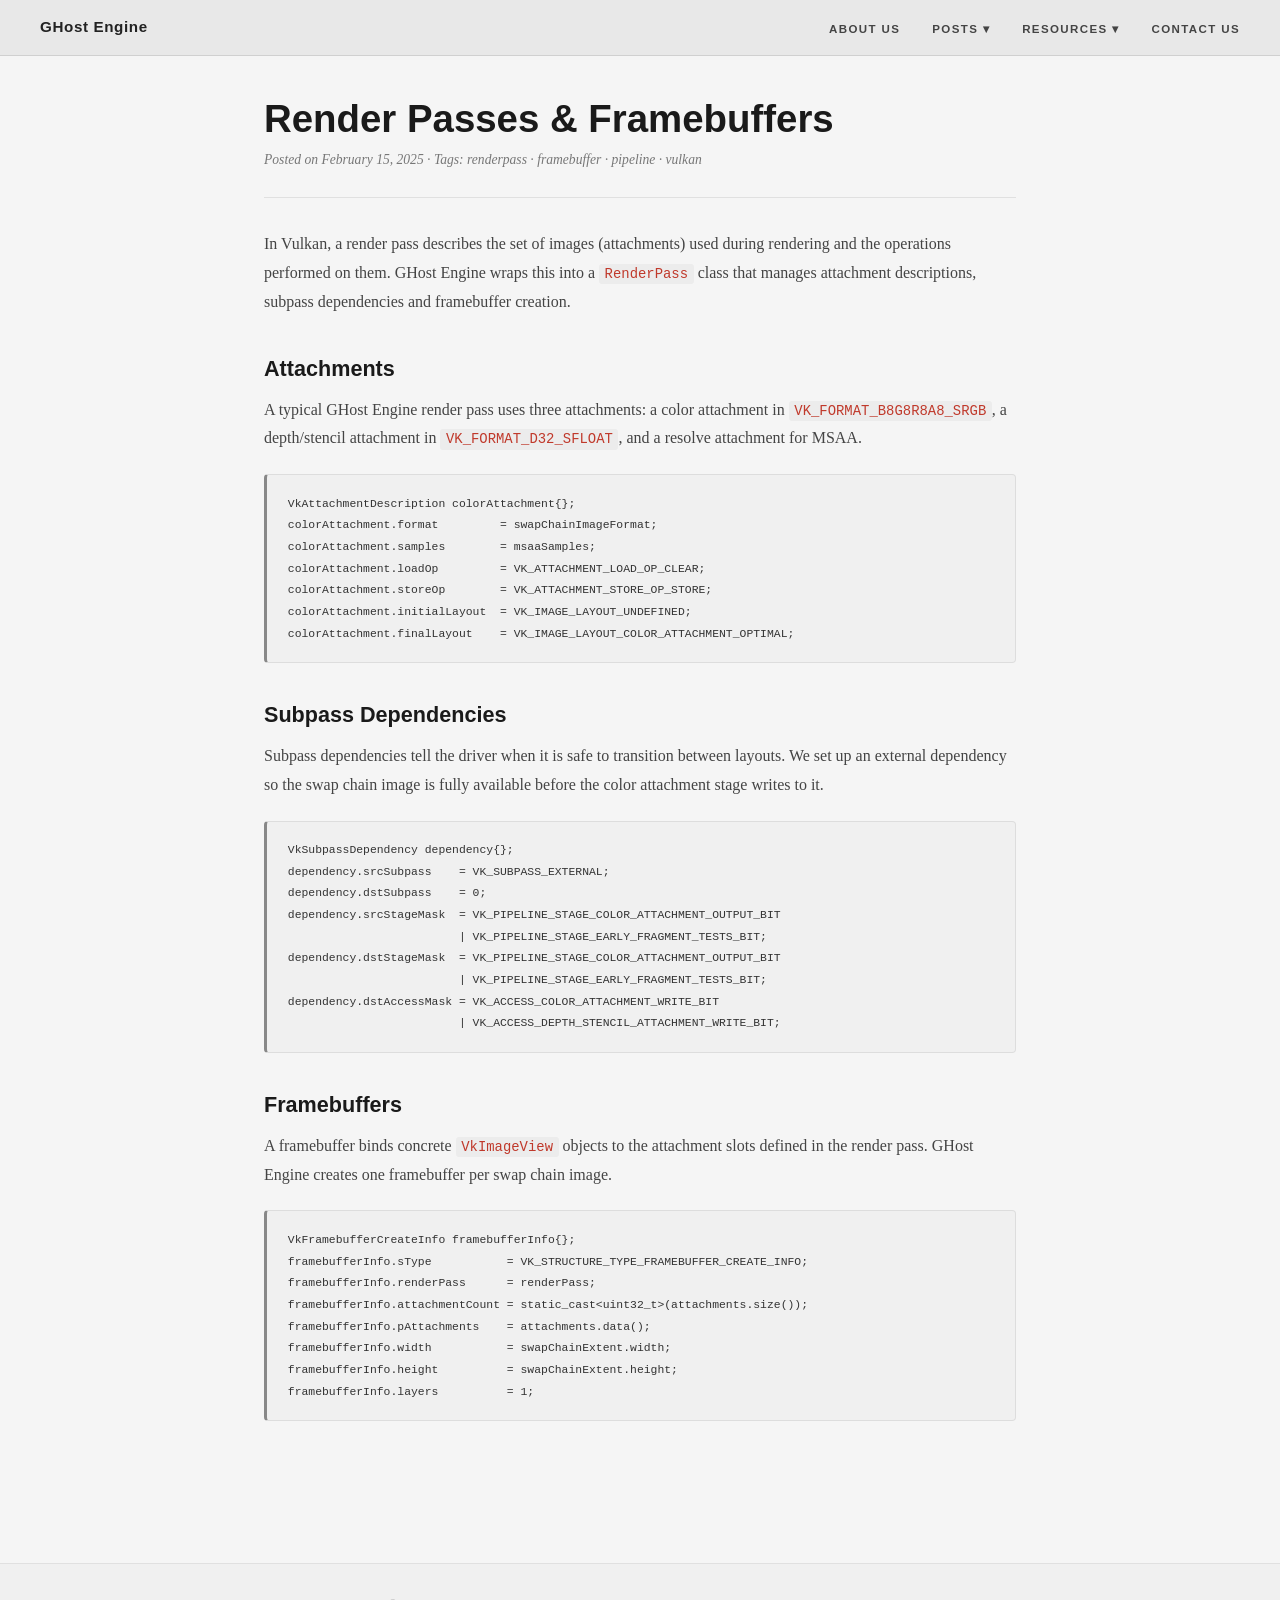
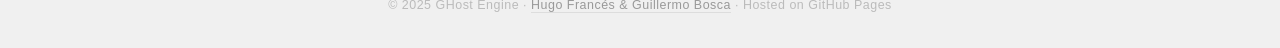
<file: posts/renderpass.html>
﻿<!DOCTYPE html>
<html lang="en">
<head>
    <meta charset="UTF-8" />
    <meta name="viewport" content="width=device-width, initial-scale=1.0" />
    <title>Render Passes – GHost Engine</title>
    <link rel="stylesheet" href="../style.css" />
</head>
<body>

    <nav>
        <a href="../index.html" class="nav-brand">GHost Engine</a>
        <ul class="nav-links">
            <li><a href="../about.html">About Us</a></li>
            <li class="dropdown">
                <a href="#">Posts ▾</a>
                <div class="dropdown-menu">
                    <a href="lua-scripting.html">Lua Scripting</a>
                    <a href="terrain.html">Procedural Terrain</a>
                    <a href="lod-streaming.html">LOD &amp; Streaming</a>
                    <a href="hdr-tonemapping.html">HDR &amp; Tonemapping</a>
                    <a href="csm.html">Cascaded Shadow Maps</a>
                    <a href="deferred-rendering.html">Deferred Rendering</a>
                    <a href="ecs.html">ECS Architecture</a>
                    <a href="renderpass.html">Render Passes</a>
                    <a href="vulkan-init.html">Vulkan Init</a>
                </div>
            </li>
            <li class="dropdown">
                <a href="#">Resources ▾</a>
                <div class="dropdown-menu">
                    <a href="https://github.com/boscab/3PMG_2526_boscaba_franceshe" target="_blank">GitHub</a>
                </div>
            </li>
            <li><a href="../contact.html">Contact Us</a></li>
        </ul>
    </nav>

    <article>
        <h1>Render Passes &amp; Framebuffers</h1>
        <p class="meta">Posted on February 15, 2025 · Tags: renderpass · framebuffer · pipeline · vulkan</p>

        <p>
            In Vulkan, a render pass describes the set of images (attachments) used during rendering
            and the operations performed on them. GHost Engine wraps this into a
            <code>RenderPass</code> class that manages attachment descriptions, subpass dependencies
            and framebuffer creation.
        </p>

        <h2>Attachments</h2>
        <p>
            A typical GHost Engine render pass uses three attachments: a color attachment in
            <code>VK_FORMAT_B8G8R8A8_SRGB</code>, a depth/stencil attachment in
            <code>VK_FORMAT_D32_SFLOAT</code>, and a resolve attachment for MSAA.
        </p>
        <pre><code>VkAttachmentDescription colorAttachment{};
colorAttachment.format         = swapChainImageFormat;
colorAttachment.samples        = msaaSamples;
colorAttachment.loadOp         = VK_ATTACHMENT_LOAD_OP_CLEAR;
colorAttachment.storeOp        = VK_ATTACHMENT_STORE_OP_STORE;
colorAttachment.initialLayout  = VK_IMAGE_LAYOUT_UNDEFINED;
colorAttachment.finalLayout    = VK_IMAGE_LAYOUT_COLOR_ATTACHMENT_OPTIMAL;</code></pre>

        <h2>Subpass Dependencies</h2>
        <p>
            Subpass dependencies tell the driver when it is safe to transition between layouts.
            We set up an external dependency so the swap chain image is fully available before
            the color attachment stage writes to it.
        </p>
        <pre><code>VkSubpassDependency dependency{};
dependency.srcSubpass    = VK_SUBPASS_EXTERNAL;
dependency.dstSubpass    = 0;
dependency.srcStageMask  = VK_PIPELINE_STAGE_COLOR_ATTACHMENT_OUTPUT_BIT
                         | VK_PIPELINE_STAGE_EARLY_FRAGMENT_TESTS_BIT;
dependency.dstStageMask  = VK_PIPELINE_STAGE_COLOR_ATTACHMENT_OUTPUT_BIT
                         | VK_PIPELINE_STAGE_EARLY_FRAGMENT_TESTS_BIT;
dependency.dstAccessMask = VK_ACCESS_COLOR_ATTACHMENT_WRITE_BIT
                         | VK_ACCESS_DEPTH_STENCIL_ATTACHMENT_WRITE_BIT;</code></pre>

        <h2>Framebuffers</h2>
        <p>
            A framebuffer binds concrete <code>VkImageView</code> objects to the attachment slots
            defined in the render pass. GHost Engine creates one framebuffer per swap chain image.
        </p>
        <pre><code>VkFramebufferCreateInfo framebufferInfo{};
framebufferInfo.sType           = VK_STRUCTURE_TYPE_FRAMEBUFFER_CREATE_INFO;
framebufferInfo.renderPass      = renderPass;
framebufferInfo.attachmentCount = static_cast&lt;uint32_t&gt;(attachments.size());
framebufferInfo.pAttachments    = attachments.data();
framebufferInfo.width           = swapChainExtent.width;
framebufferInfo.height          = swapChainExtent.height;
framebufferInfo.layers          = 1;</code></pre>
    </article>

    <footer>
        <p>&copy; 2025 GHost Engine · <a href="../about.html">Hugo Francés &amp; Guillermo Bosca</a> · Hosted on GitHub Pages</p>
    </footer>

</body>
</html>
</file>
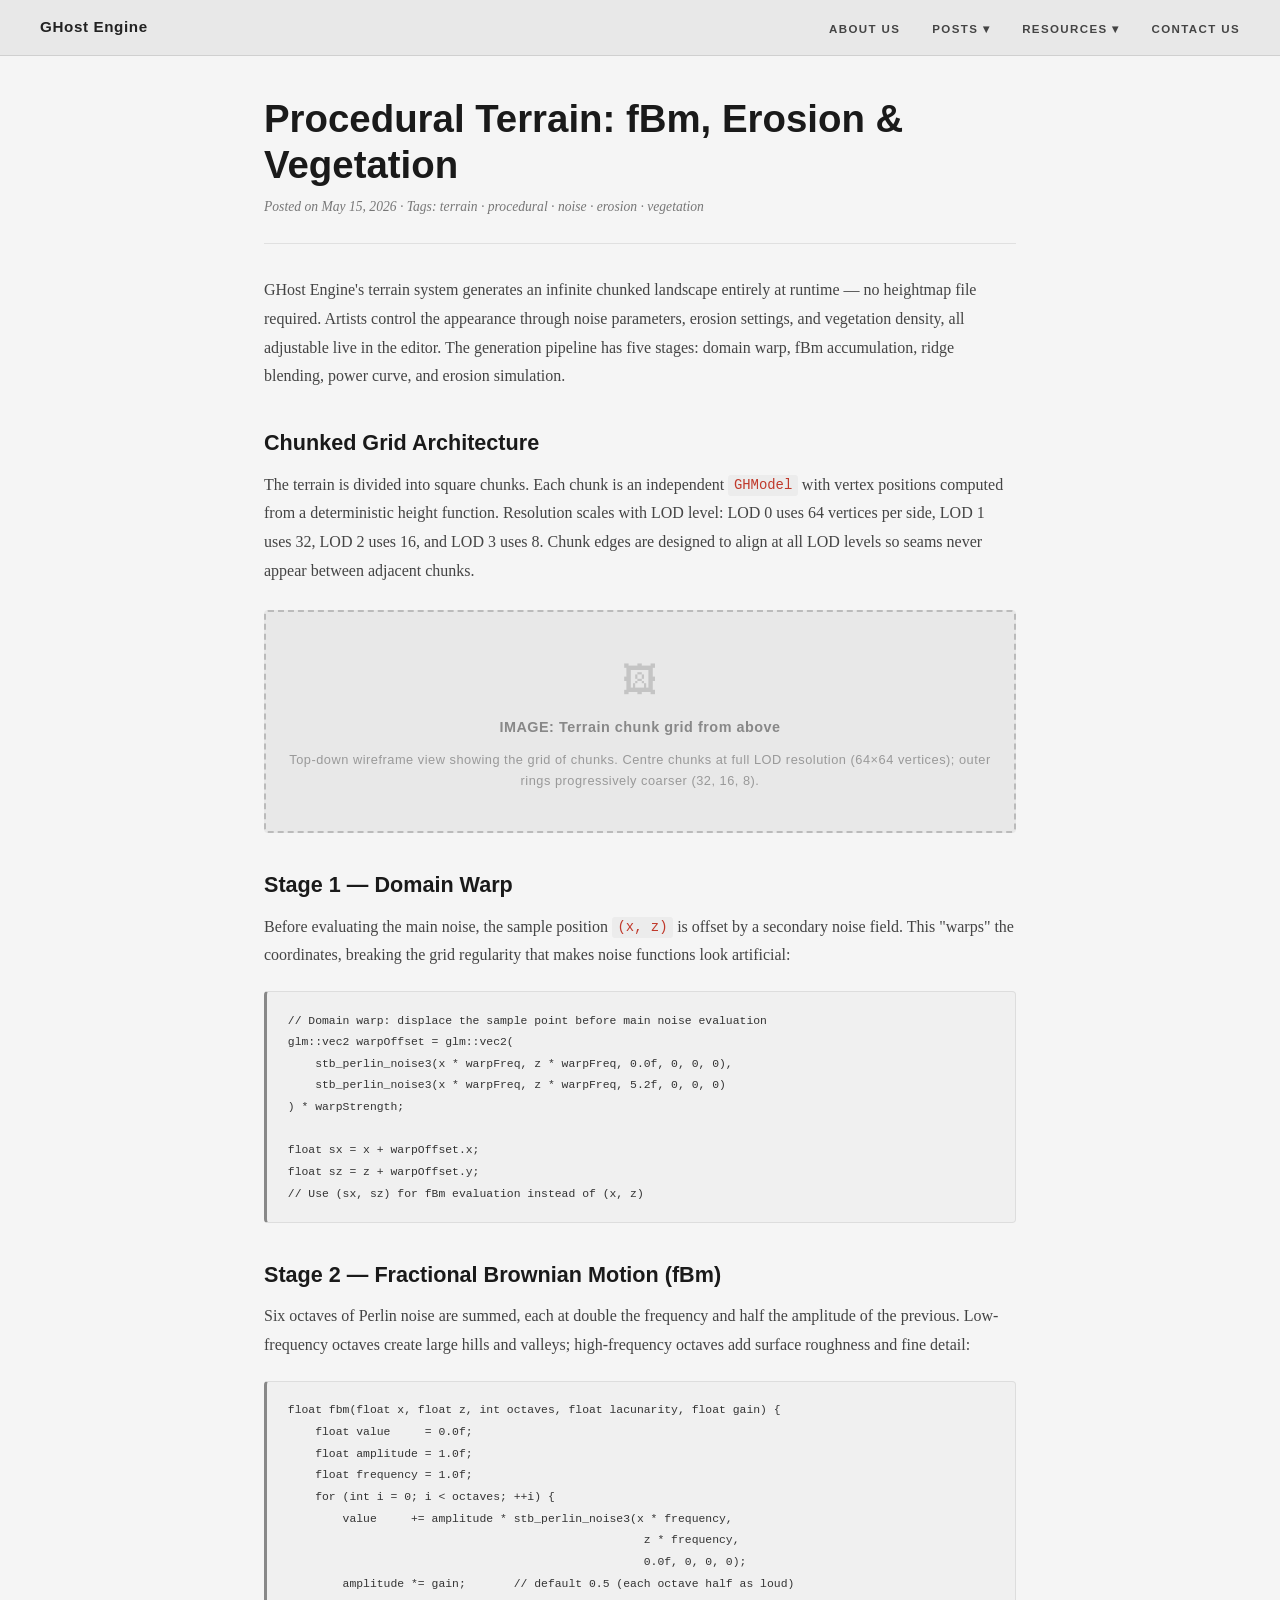
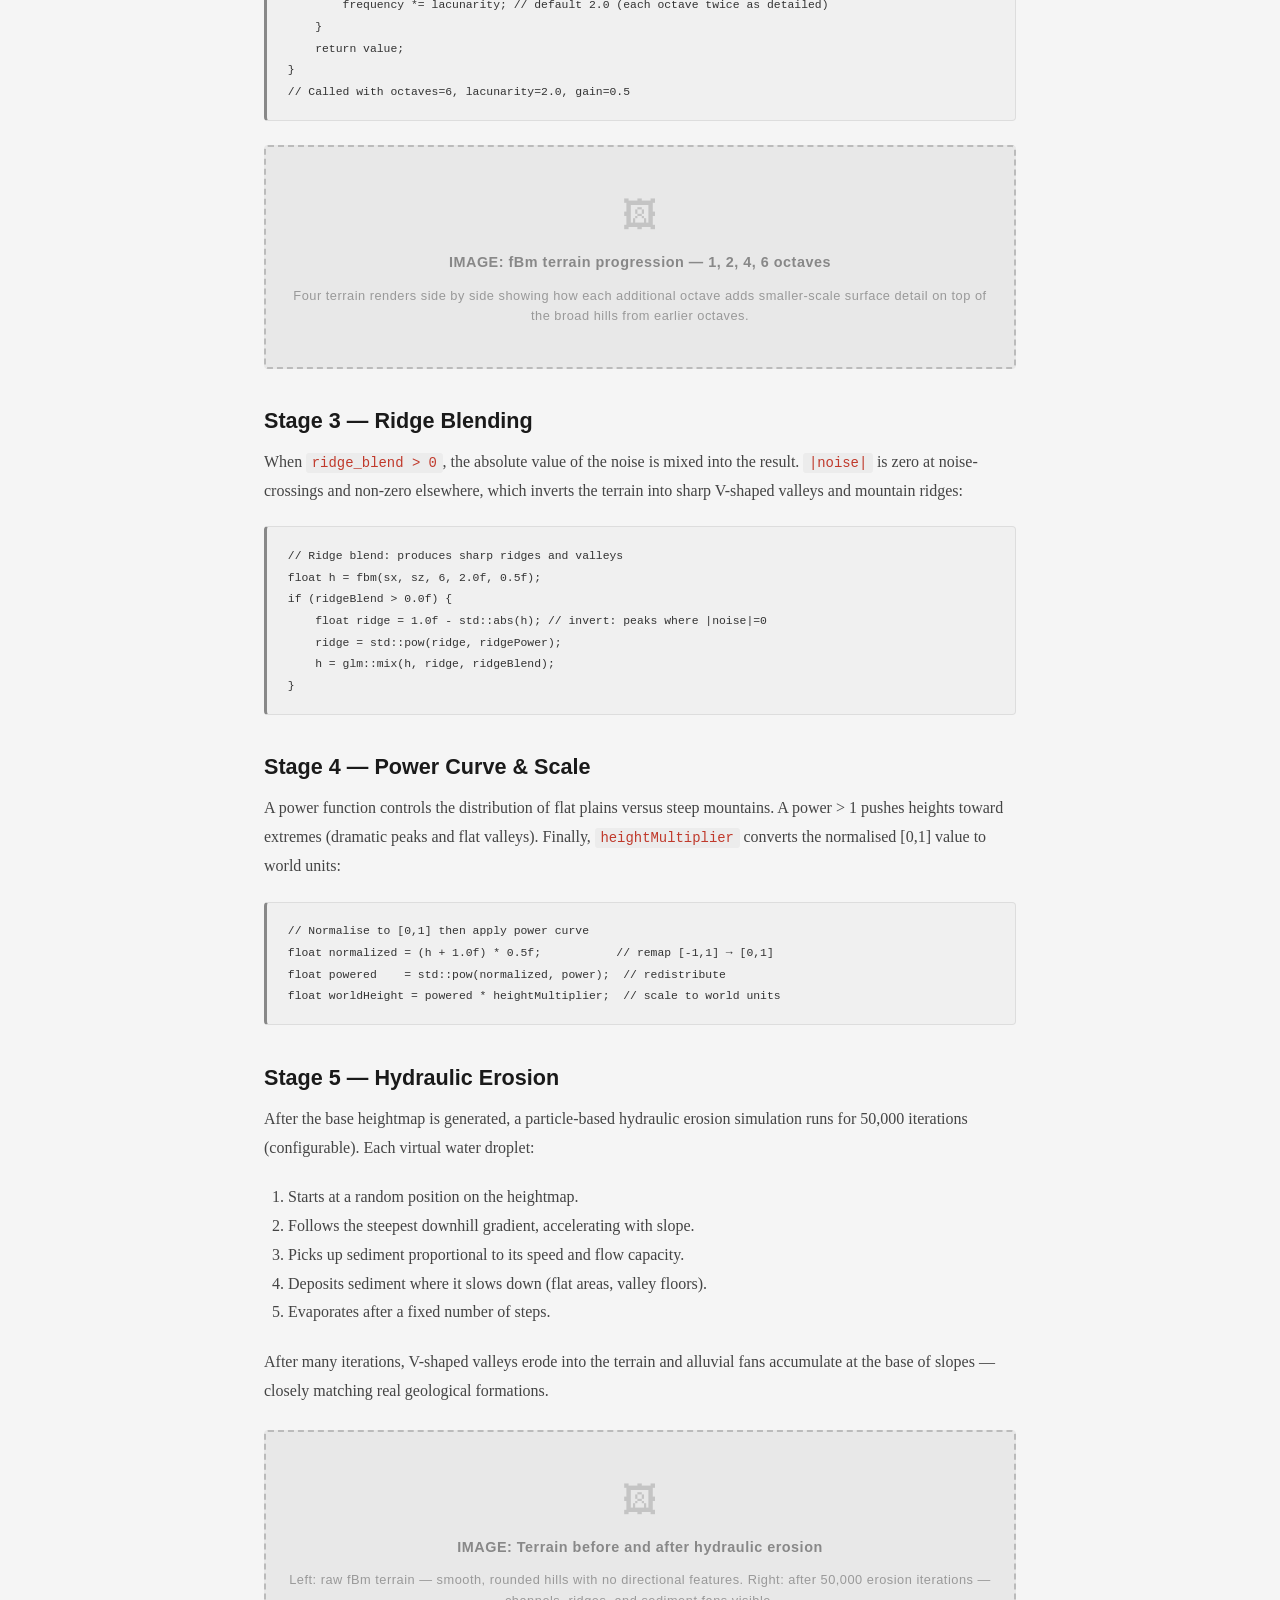
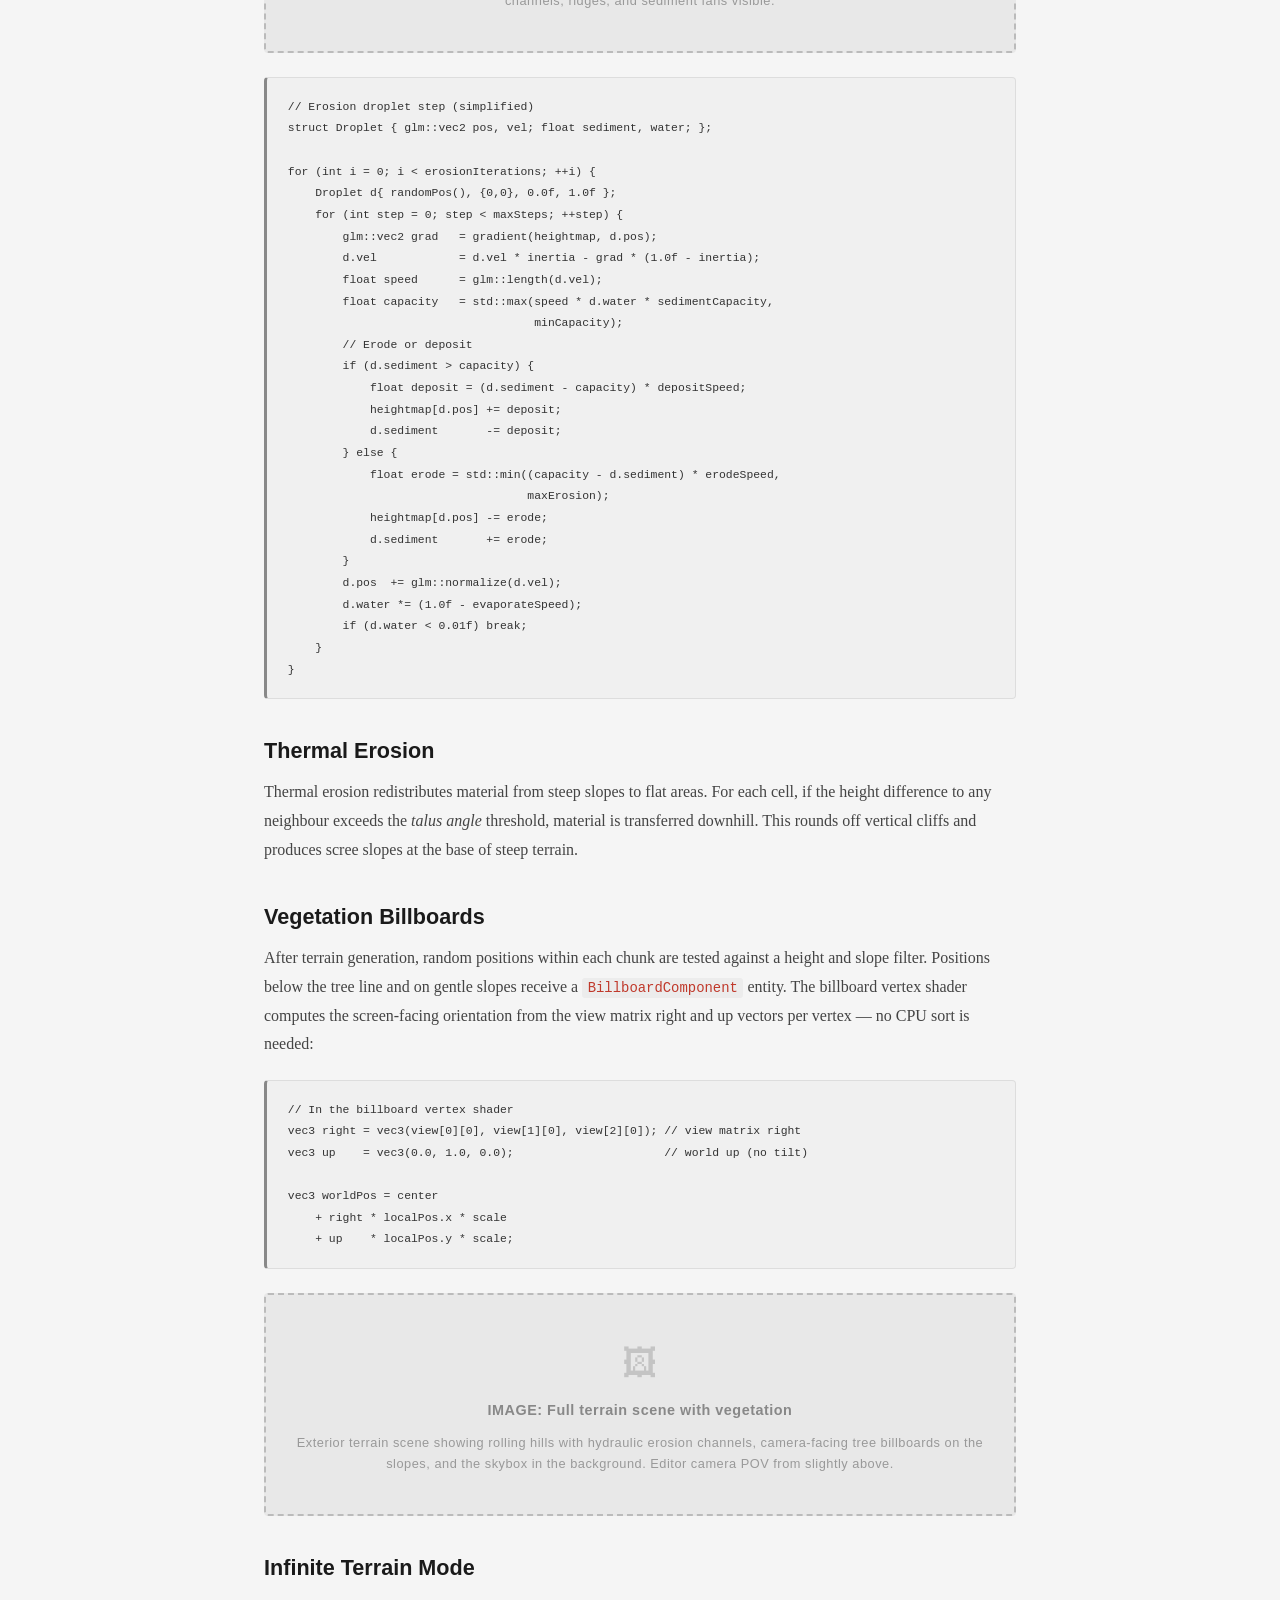
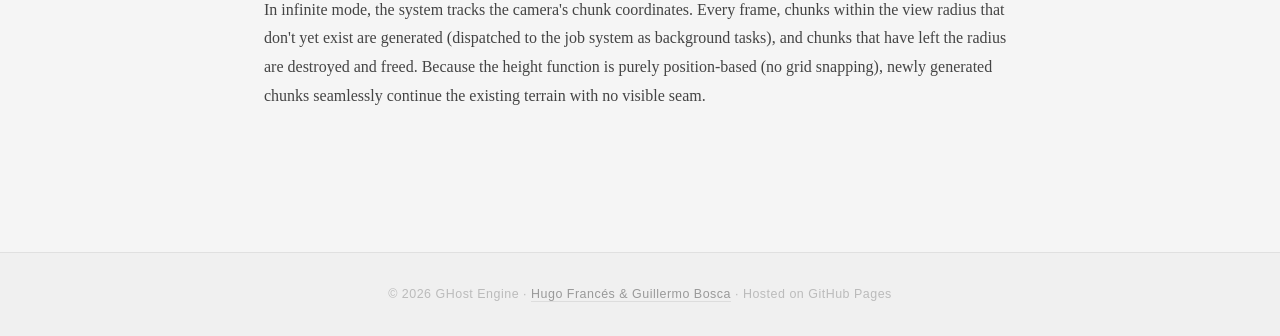
<file: posts/terrain.html>
<!DOCTYPE html>
<html lang="en">
<head>
    <meta charset="UTF-8" />
    <meta name="viewport" content="width=device-width, initial-scale=1.0" />
    <title>Procedural Terrain – GHost Engine</title>
    <link rel="stylesheet" href="../style.css" />
</head>
<body>

    <nav>
        <a href="../index.html" class="nav-brand">GHost Engine</a>
        <ul class="nav-links">
            <li><a href="../about.html">About Us</a></li>
            <li class="dropdown">
                <a href="#">Posts ▾</a>
                <div class="dropdown-menu">
                    <a href="lua-scripting.html">Lua Scripting</a>
                    <a href="terrain.html">Procedural Terrain</a>
                    <a href="lod-streaming.html">LOD &amp; Streaming</a>
                    <a href="hdr-tonemapping.html">HDR &amp; Tonemapping</a>
                    <a href="csm.html">Cascaded Shadow Maps</a>
                    <a href="deferred-rendering.html">Deferred Rendering</a>
                    <a href="ecs.html">ECS Architecture</a>
                </div>
            </li>
            <li class="dropdown">
                <a href="#">Resources ▾</a>
                <div class="dropdown-menu">
                    <a href="https://github.com/boscab/3PMG_2526_boscaba_franceshe" target="_blank">GitHub</a>
                </div>
            </li>
            <li><a href="../contact.html">Contact Us</a></li>
        </ul>
    </nav>

    <article>
        <h1>Procedural Terrain: fBm, Erosion &amp; Vegetation</h1>
        <p class="meta">Posted on May 15, 2026 &middot; Tags: terrain &middot; procedural &middot; noise &middot; erosion &middot; vegetation</p>

        <p>
            GHost Engine's terrain system generates an infinite chunked landscape entirely at runtime —
            no heightmap file required. Artists control the appearance through noise parameters,
            erosion settings, and vegetation density, all adjustable live in the editor. The
            generation pipeline has five stages: domain warp, fBm accumulation, ridge blending,
            power curve, and erosion simulation.
        </p>

        <h2>Chunked Grid Architecture</h2>
        <p>
            The terrain is divided into square chunks. Each chunk is an independent <code>GHModel</code>
            with vertex positions computed from a deterministic height function. Resolution
            scales with LOD level: LOD 0 uses 64 vertices per side, LOD 1 uses 32, LOD 2 uses 16,
            and LOD 3 uses 8. Chunk edges are designed to align at all LOD levels so seams never
            appear between adjacent chunks.
        </p>

        <div class="img-placeholder">
            <span class="ph-icon">🖼</span>
            <strong>IMAGE: Terrain chunk grid from above</strong>
            Top-down wireframe view showing the grid of chunks.
            Centre chunks at full LOD resolution (64×64 vertices);
            outer rings progressively coarser (32, 16, 8).
        </div>

        <h2>Stage 1 — Domain Warp</h2>
        <p>
            Before evaluating the main noise, the sample position <code>(x, z)</code> is offset by
            a secondary noise field. This "warps" the coordinates, breaking the grid regularity
            that makes noise functions look artificial:
        </p>
        <pre><code>// Domain warp: displace the sample point before main noise evaluation
glm::vec2 warpOffset = glm::vec2(
    stb_perlin_noise3(x * warpFreq, z * warpFreq, 0.0f, 0, 0, 0),
    stb_perlin_noise3(x * warpFreq, z * warpFreq, 5.2f, 0, 0, 0)
) * warpStrength;

float sx = x + warpOffset.x;
float sz = z + warpOffset.y;
// Use (sx, sz) for fBm evaluation instead of (x, z)</code></pre>

        <h2>Stage 2 — Fractional Brownian Motion (fBm)</h2>
        <p>
            Six octaves of Perlin noise are summed, each at double the frequency and half the
            amplitude of the previous. Low-frequency octaves create large hills and valleys;
            high-frequency octaves add surface roughness and fine detail:
        </p>
        <pre><code>float fbm(float x, float z, int octaves, float lacunarity, float gain) {
    float value     = 0.0f;
    float amplitude = 1.0f;
    float frequency = 1.0f;
    for (int i = 0; i &lt; octaves; ++i) {
        value     += amplitude * stb_perlin_noise3(x * frequency,
                                                    z * frequency,
                                                    0.0f, 0, 0, 0);
        amplitude *= gain;       // default 0.5 (each octave half as loud)
        frequency *= lacunarity; // default 2.0 (each octave twice as detailed)
    }
    return value;
}
// Called with octaves=6, lacunarity=2.0, gain=0.5</code></pre>

        <div class="img-placeholder">
            <span class="ph-icon">🖼</span>
            <strong>IMAGE: fBm terrain progression — 1, 2, 4, 6 octaves</strong>
            Four terrain renders side by side showing how each additional octave adds smaller-scale
            surface detail on top of the broad hills from earlier octaves.
        </div>

        <h2>Stage 3 — Ridge Blending</h2>
        <p>
            When <code>ridge_blend &gt; 0</code>, the absolute value of the noise is mixed into the
            result. <code>|noise|</code> is zero at noise-crossings and non-zero elsewhere, which
            inverts the terrain into sharp V-shaped valleys and mountain ridges:
        </p>
        <pre><code>// Ridge blend: produces sharp ridges and valleys
float h = fbm(sx, sz, 6, 2.0f, 0.5f);
if (ridgeBlend &gt; 0.0f) {
    float ridge = 1.0f - std::abs(h); // invert: peaks where |noise|=0
    ridge = std::pow(ridge, ridgePower);
    h = glm::mix(h, ridge, ridgeBlend);
}</code></pre>

        <h2>Stage 4 — Power Curve &amp; Scale</h2>
        <p>
            A power function controls the distribution of flat plains versus steep mountains.
            A power &gt; 1 pushes heights toward extremes (dramatic peaks and flat valleys).
            Finally, <code>heightMultiplier</code> converts the normalised [0,1] value to world units:
        </p>
        <pre><code>// Normalise to [0,1] then apply power curve
float normalized = (h + 1.0f) * 0.5f;           // remap [-1,1] → [0,1]
float powered    = std::pow(normalized, power);  // redistribute
float worldHeight = powered * heightMultiplier;  // scale to world units</code></pre>

        <h2>Stage 5 — Hydraulic Erosion</h2>
        <p>
            After the base heightmap is generated, a particle-based hydraulic erosion simulation
            runs for 50,000 iterations (configurable). Each virtual water droplet:
        </p>
        <ol style="margin:0 0 1.3rem 1.5rem;line-height:1.8;color:#444;">
            <li>Starts at a random position on the heightmap.</li>
            <li>Follows the steepest downhill gradient, accelerating with slope.</li>
            <li>Picks up sediment proportional to its speed and flow capacity.</li>
            <li>Deposits sediment where it slows down (flat areas, valley floors).</li>
            <li>Evaporates after a fixed number of steps.</li>
        </ol>
        <p>
            After many iterations, V-shaped valleys erode into the terrain and alluvial fans
            accumulate at the base of slopes — closely matching real geological formations.
        </p>

        <div class="img-placeholder">
            <span class="ph-icon">🖼</span>
            <strong>IMAGE: Terrain before and after hydraulic erosion</strong>
            Left: raw fBm terrain — smooth, rounded hills with no directional features.
            Right: after 50,000 erosion iterations — channels, ridges, and sediment fans visible.
        </div>

        <pre><code>// Erosion droplet step (simplified)
struct Droplet { glm::vec2 pos, vel; float sediment, water; };

for (int i = 0; i &lt; erosionIterations; ++i) {
    Droplet d{ randomPos(), {0,0}, 0.0f, 1.0f };
    for (int step = 0; step &lt; maxSteps; ++step) {
        glm::vec2 grad   = gradient(heightmap, d.pos);
        d.vel            = d.vel * inertia - grad * (1.0f - inertia);
        float speed      = glm::length(d.vel);
        float capacity   = std::max(speed * d.water * sedimentCapacity,
                                    minCapacity);
        // Erode or deposit
        if (d.sediment &gt; capacity) {
            float deposit = (d.sediment - capacity) * depositSpeed;
            heightmap[d.pos] += deposit;
            d.sediment       -= deposit;
        } else {
            float erode = std::min((capacity - d.sediment) * erodeSpeed,
                                   maxErosion);
            heightmap[d.pos] -= erode;
            d.sediment       += erode;
        }
        d.pos  += glm::normalize(d.vel);
        d.water *= (1.0f - evaporateSpeed);
        if (d.water &lt; 0.01f) break;
    }
}</code></pre>

        <h2>Thermal Erosion</h2>
        <p>
            Thermal erosion redistributes material from steep slopes to flat areas. For each cell,
            if the height difference to any neighbour exceeds the <em>talus angle</em> threshold,
            material is transferred downhill. This rounds off vertical cliffs and produces
            scree slopes at the base of steep terrain.
        </p>

        <h2>Vegetation Billboards</h2>
        <p>
            After terrain generation, random positions within each chunk are tested against a
            height and slope filter. Positions below the tree line and on gentle slopes receive
            a <code>BillboardComponent</code> entity. The billboard vertex shader computes the
            screen-facing orientation from the view matrix right and up vectors per vertex —
            no CPU sort is needed:
        </p>
        <pre><code>// In the billboard vertex shader
vec3 right = vec3(view[0][0], view[1][0], view[2][0]); // view matrix right
vec3 up    = vec3(0.0, 1.0, 0.0);                      // world up (no tilt)

vec3 worldPos = center
    + right * localPos.x * scale
    + up    * localPos.y * scale;</code></pre>

        <div class="img-placeholder">
            <span class="ph-icon">🖼</span>
            <strong>IMAGE: Full terrain scene with vegetation</strong>
            Exterior terrain scene showing rolling hills with hydraulic erosion channels,
            camera-facing tree billboards on the slopes, and the skybox in the background.
            Editor camera POV from slightly above.
        </div>

        <h2>Infinite Terrain Mode</h2>
        <p>
            In infinite mode, the system tracks the camera's chunk coordinates. Every frame, chunks
            within the view radius that don't yet exist are generated (dispatched to the job system
            as background tasks), and chunks that have left the radius are destroyed and freed.
            Because the height function is purely position-based (no grid snapping), newly generated
            chunks seamlessly continue the existing terrain with no visible seam.
        </p>
    </article>

    <footer>
        <p>&copy; 2026 GHost Engine · <a href="../about.html">Hugo Franc&eacute;s &amp; Guillermo Bosca</a> · Hosted on GitHub Pages</p>
    </footer>

</body>
</html>
</file>
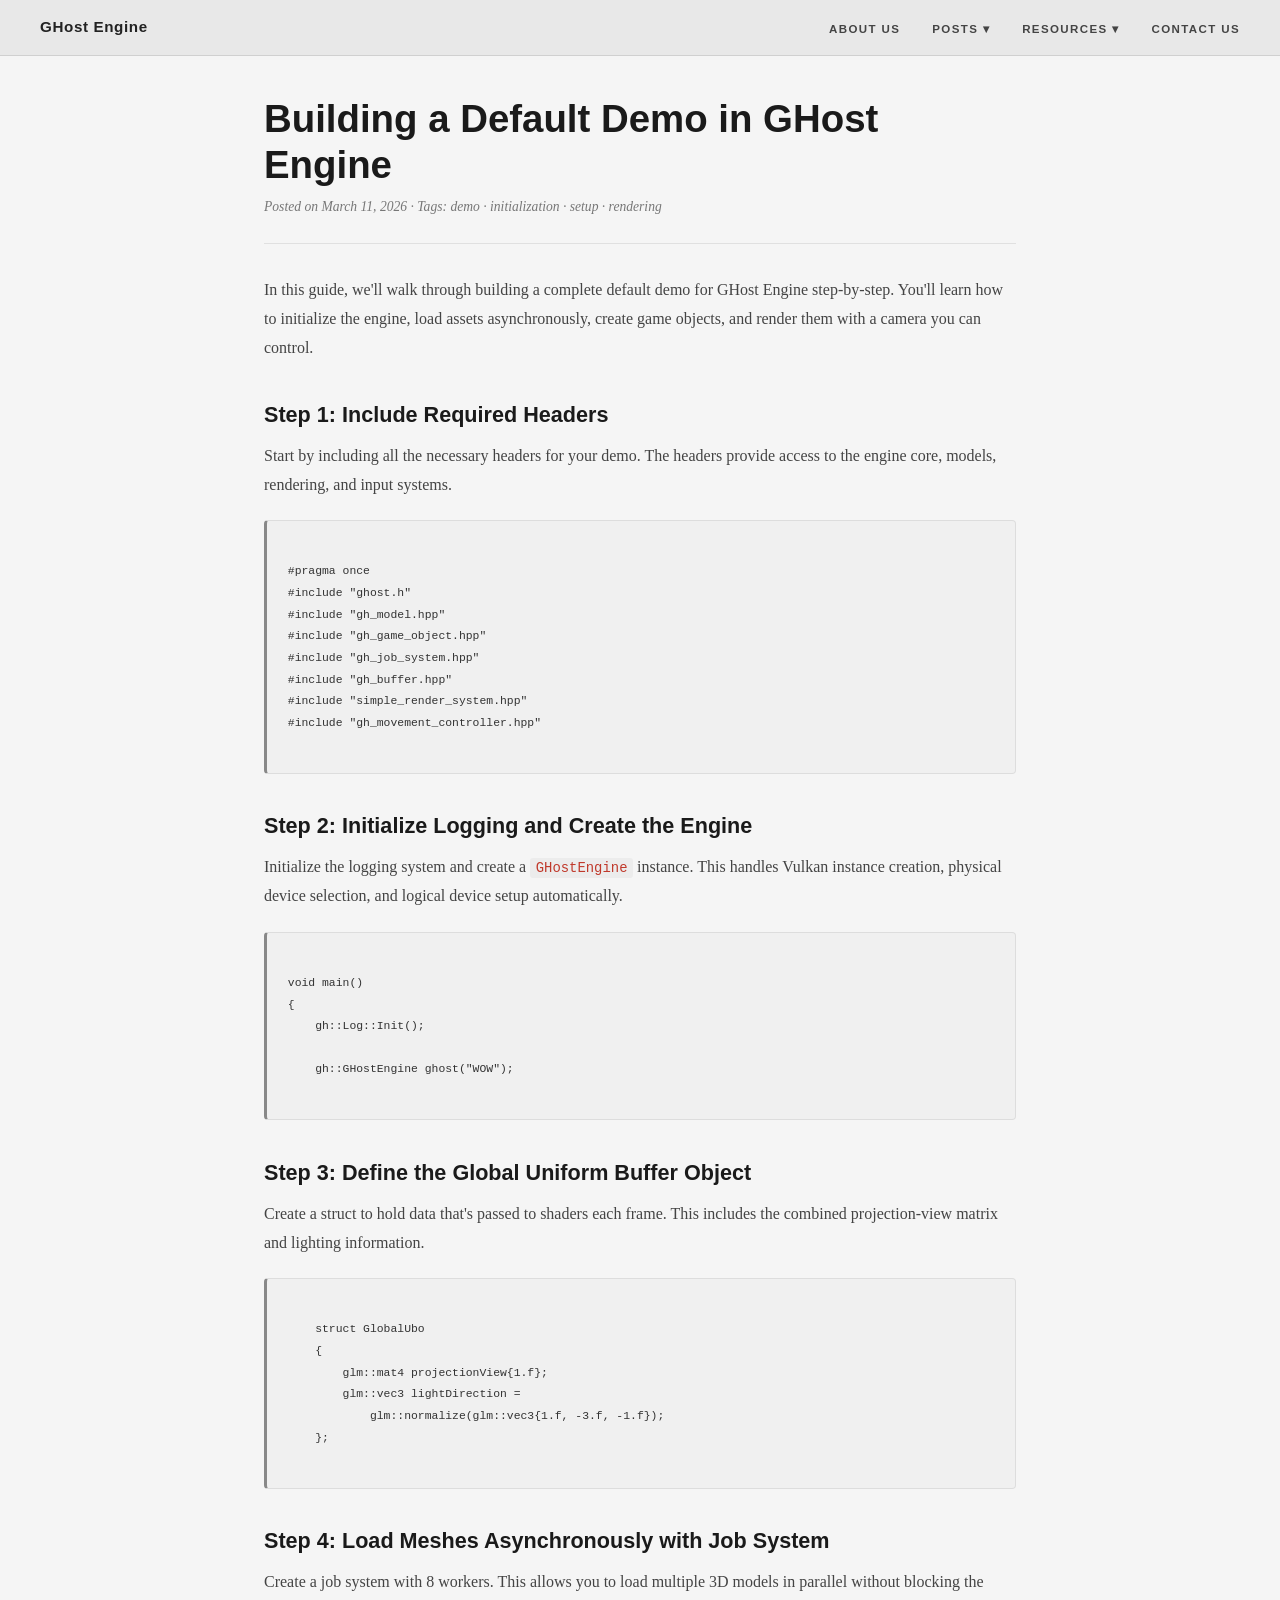
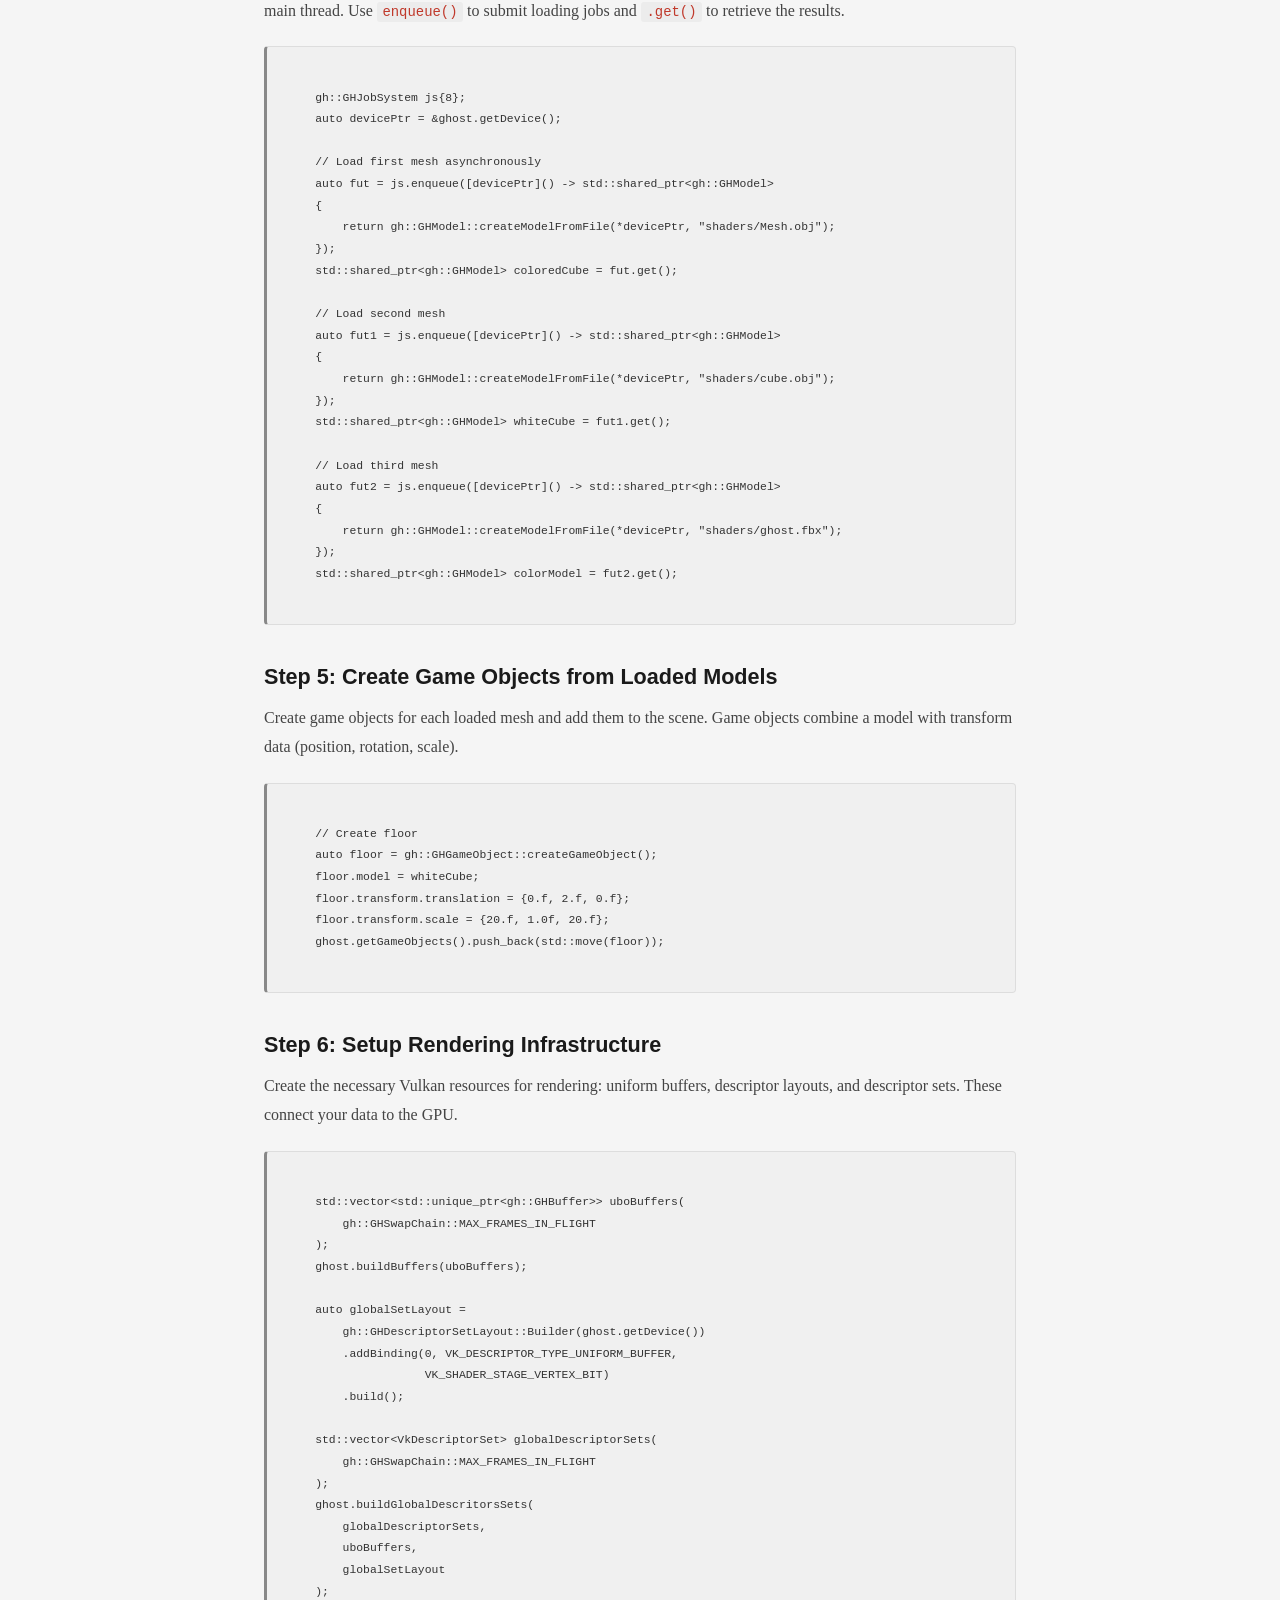
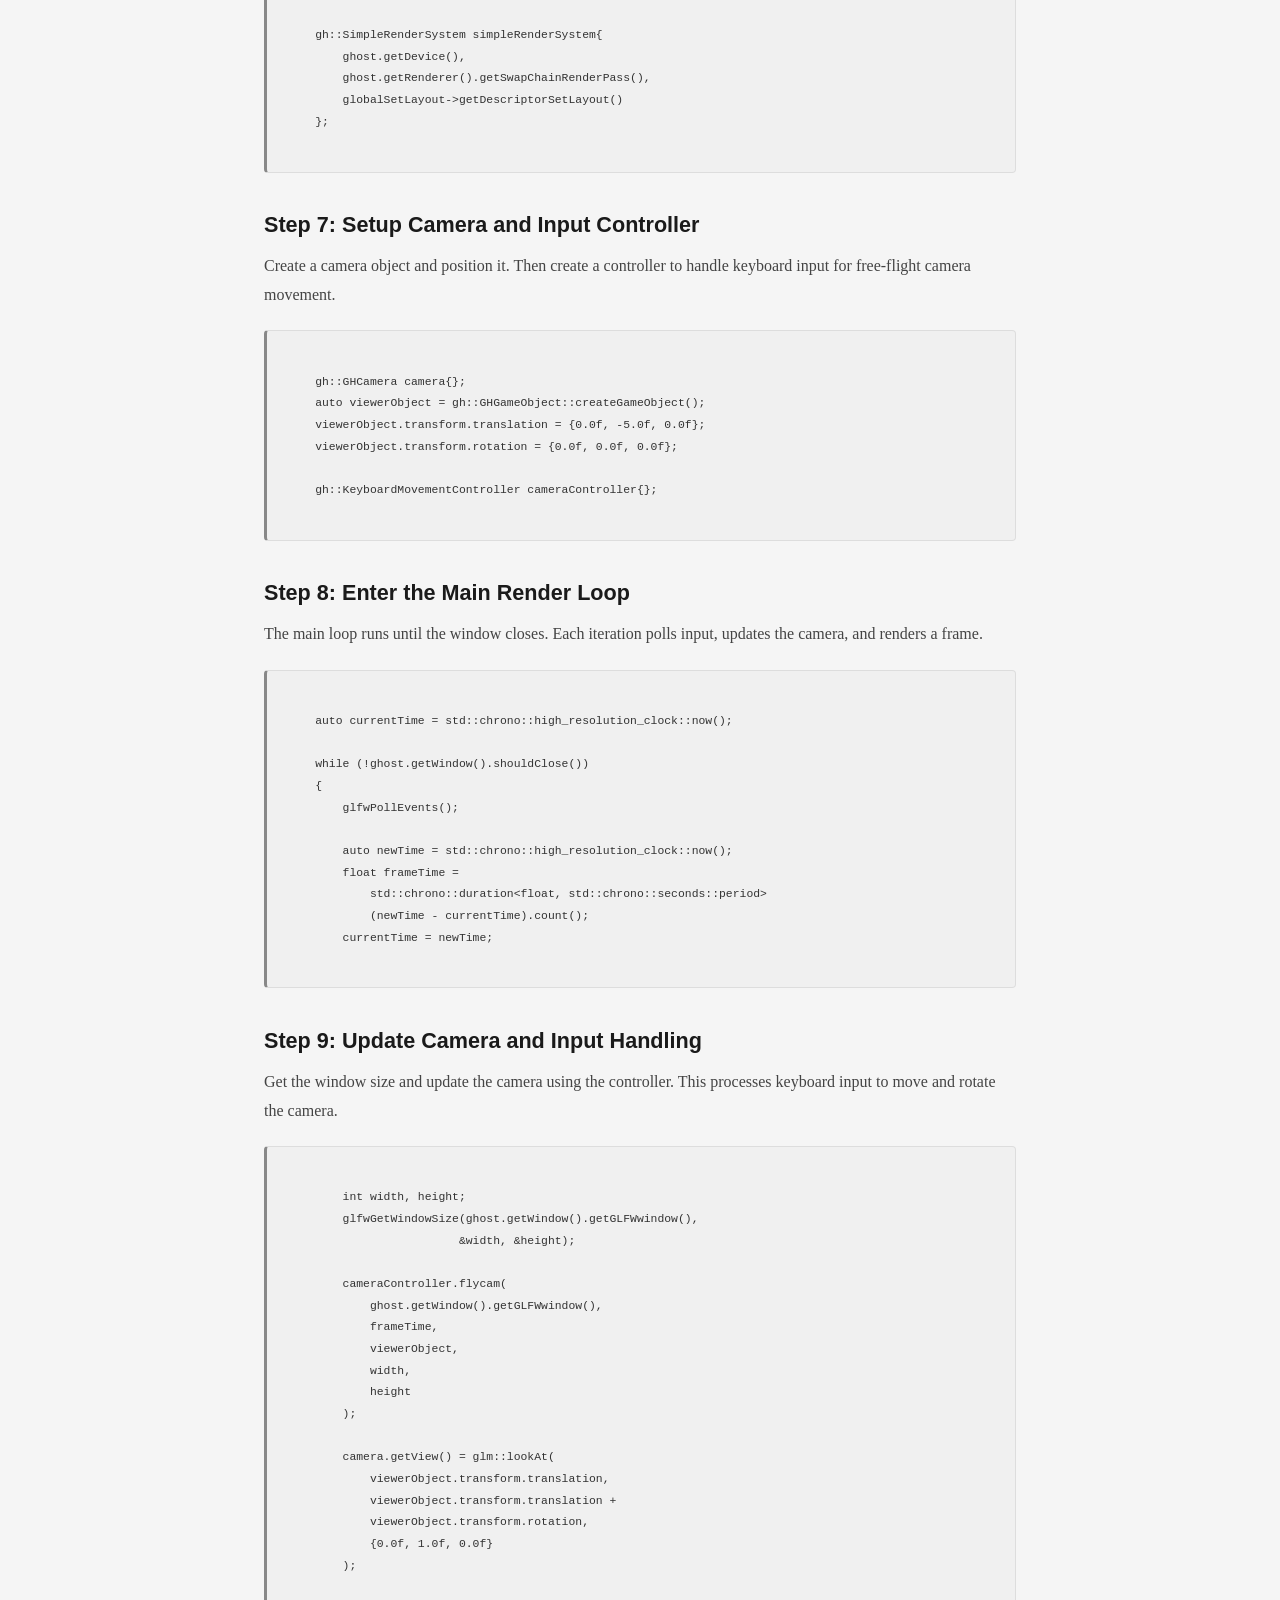
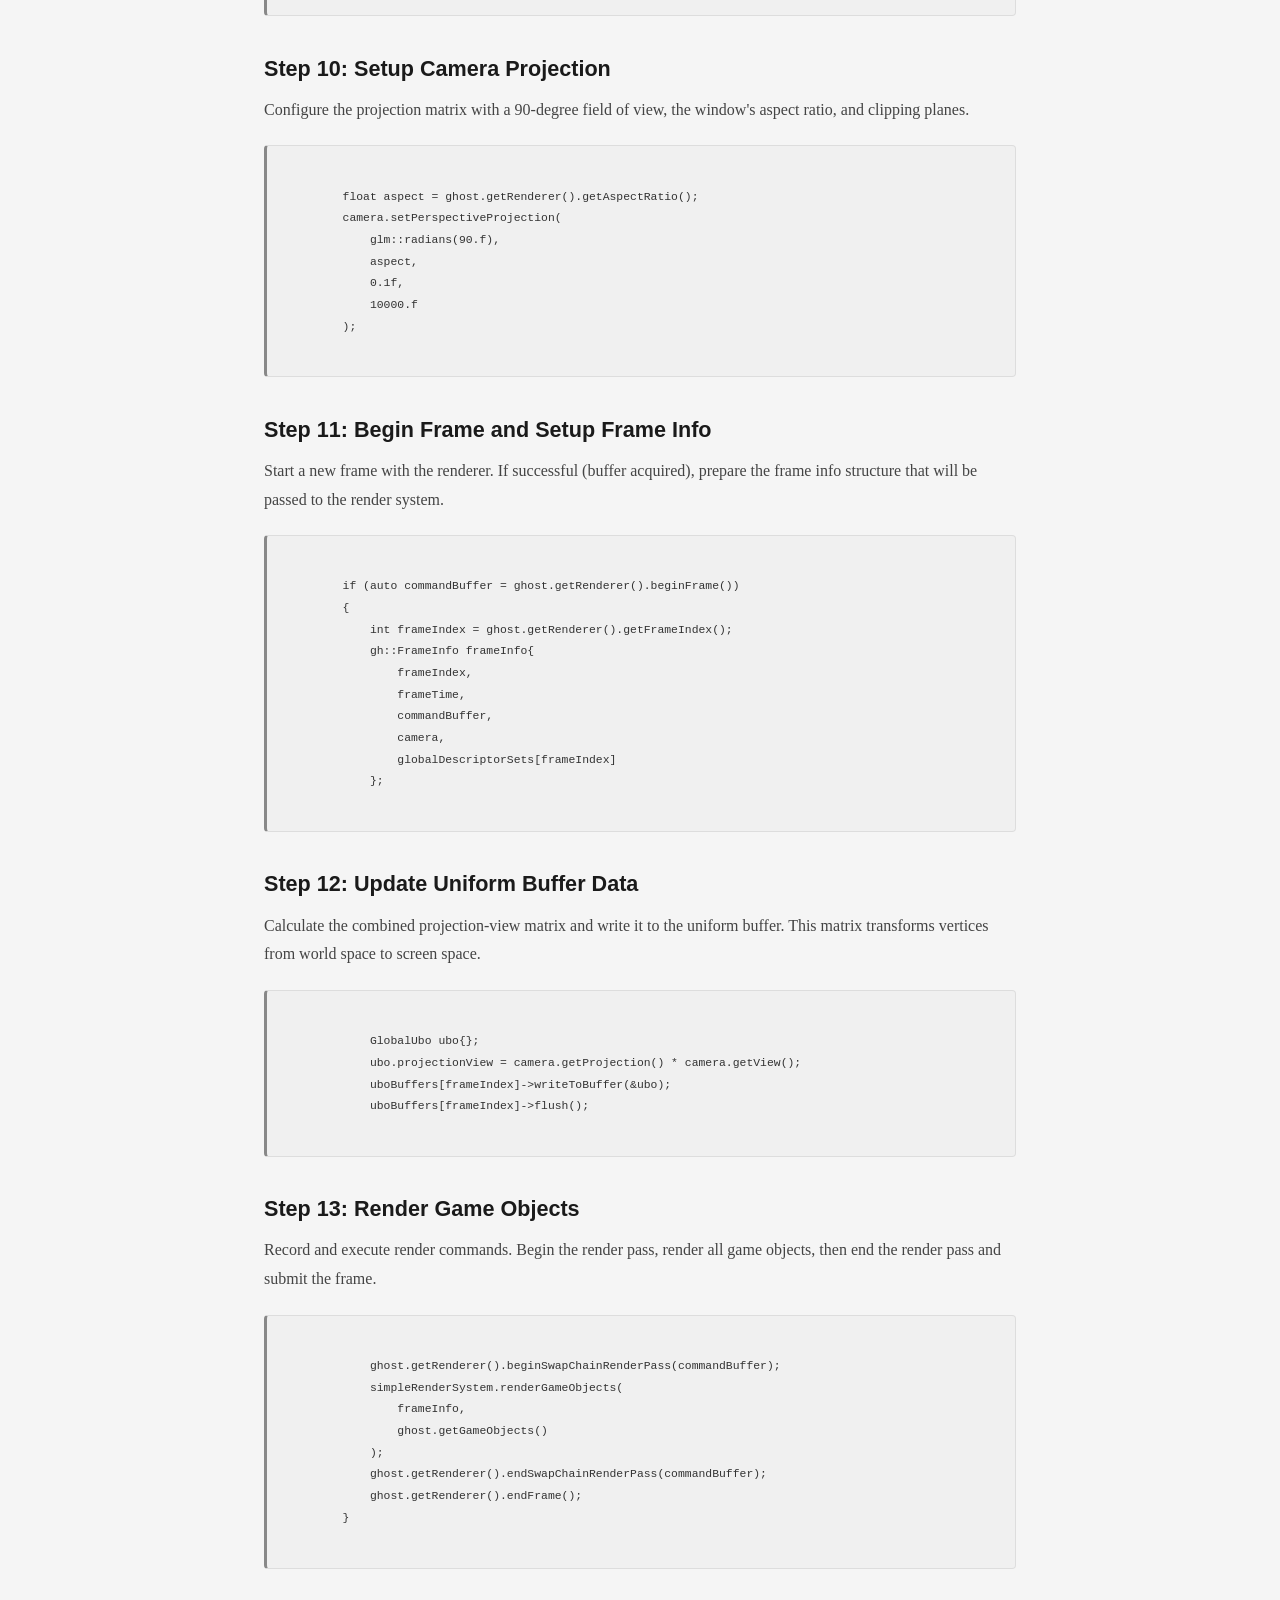
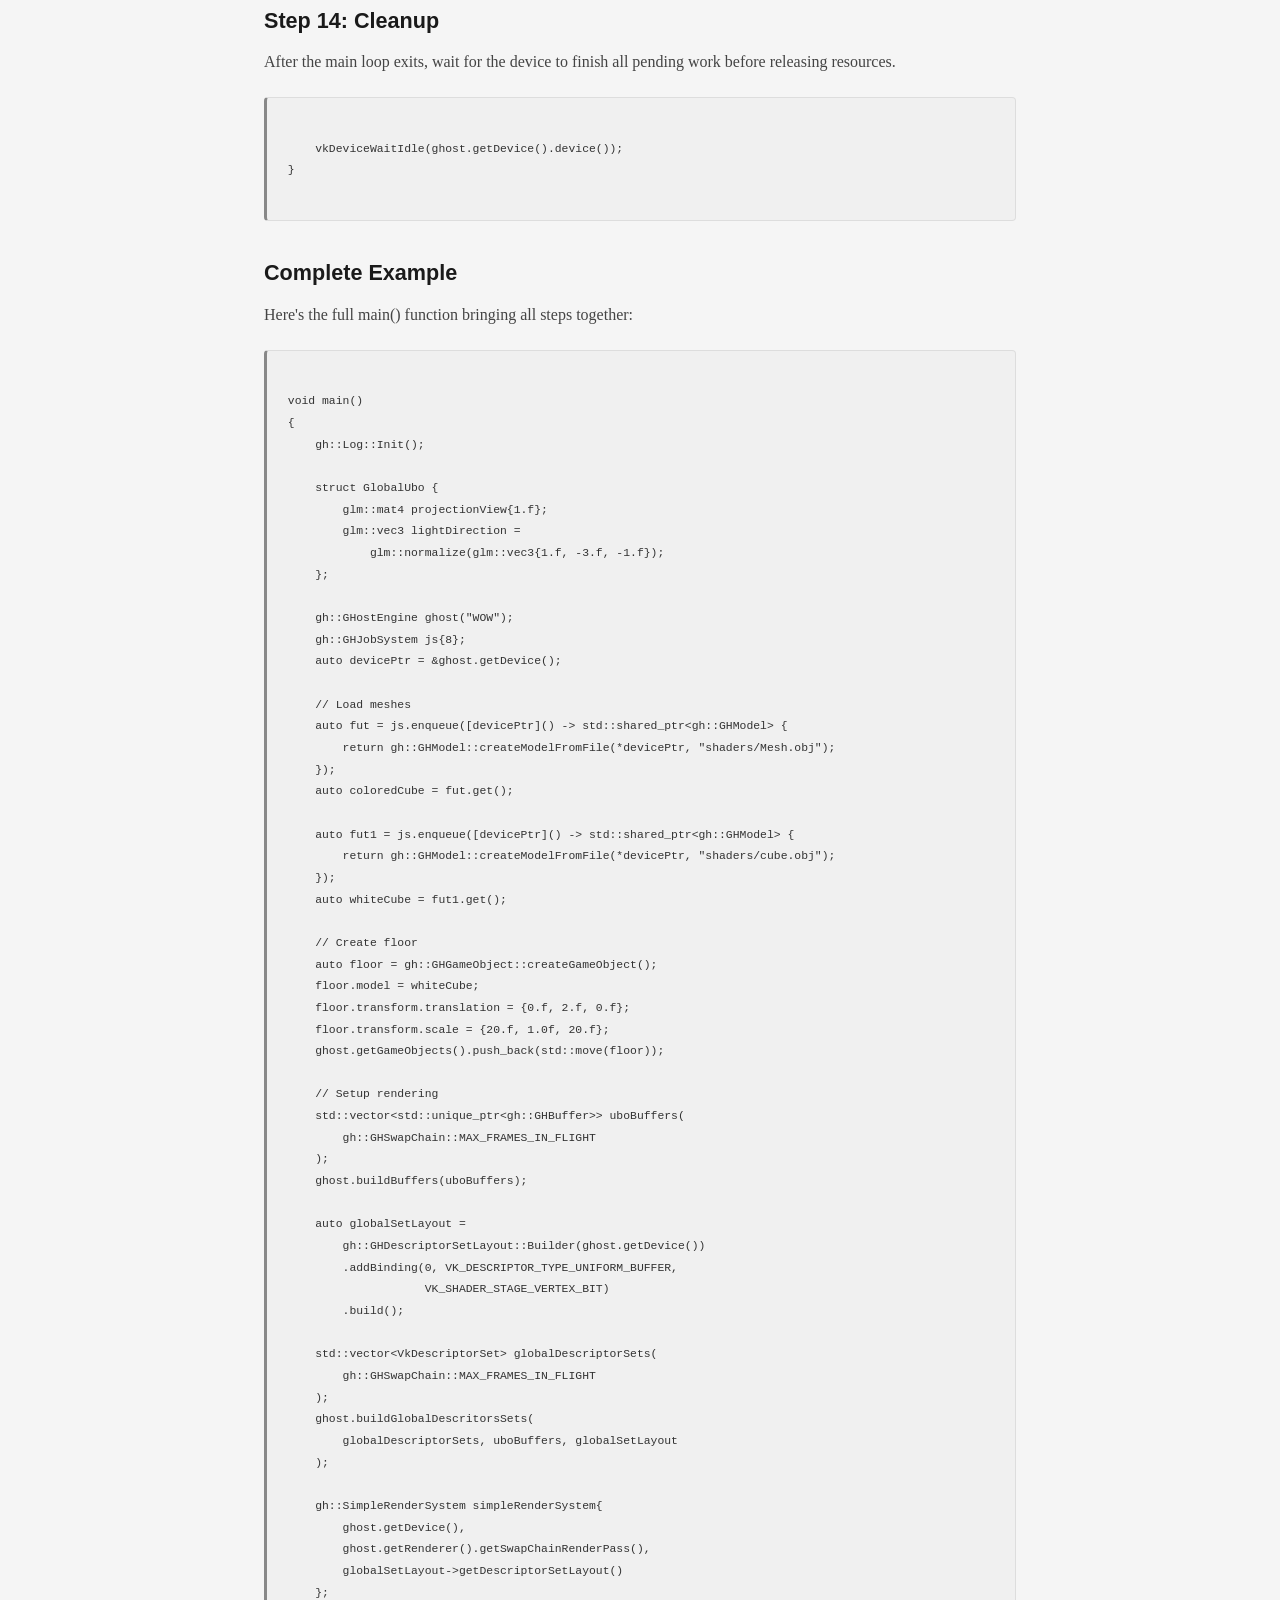
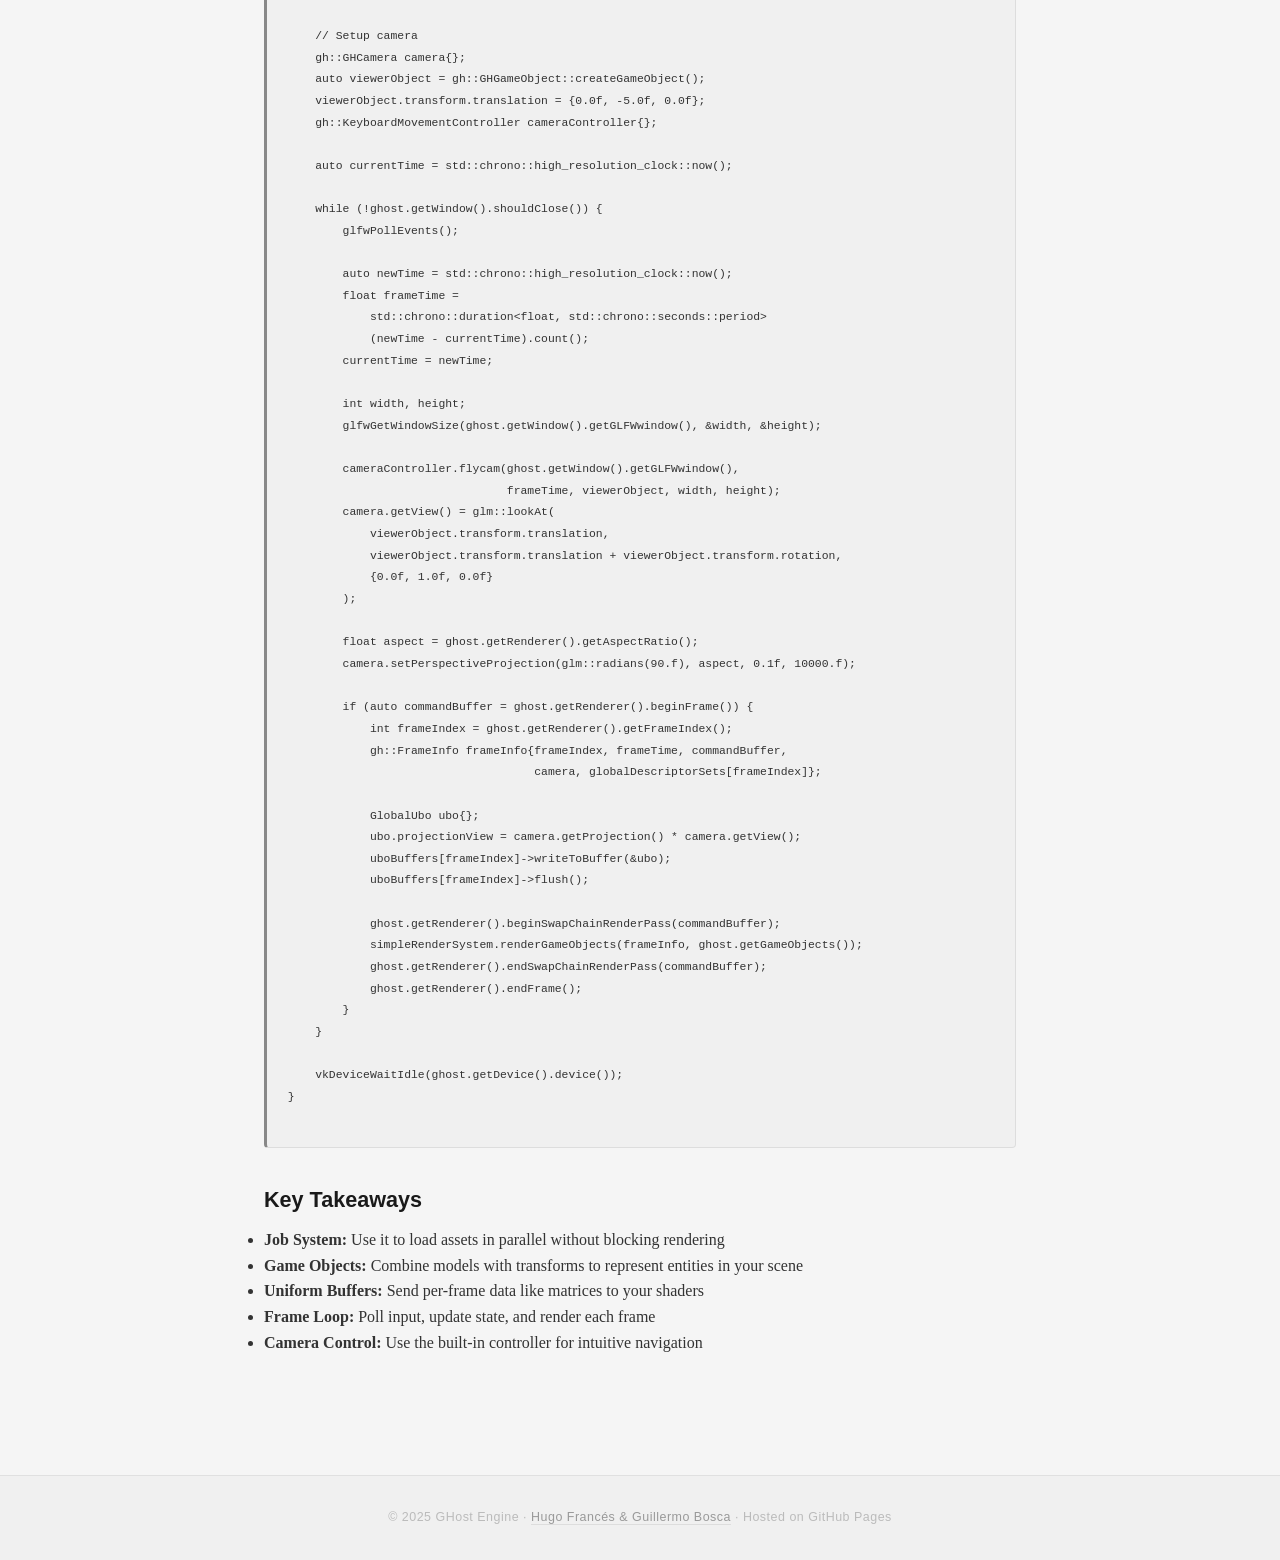
<file: posts/vulkan-init.html>
﻿<!DOCTYPE html>
<html lang="en">
<head>
    <meta charset="UTF-8" />
    <meta name="viewport" content="width=device-width, initial-scale=1.0" />
    <title>Vulkan Initialization – GHost Engine</title>
    <link rel="stylesheet" href="../style.css" />
</head>
<body>

    <nav>
        <a href="../index.html" class="nav-brand">GHost Engine</a>
        <ul class="nav-links">
            <li><a href="../about.html">About Us</a></li>
            <li class="dropdown">
                <a href="#">Posts ▾</a>
                <div class="dropdown-menu">
                    <a href="lua-scripting.html">Lua Scripting</a>
                    <a href="terrain.html">Procedural Terrain</a>
                    <a href="lod-streaming.html">LOD &amp; Streaming</a>
                    <a href="hdr-tonemapping.html">HDR &amp; Tonemapping</a>
                    <a href="csm.html">Cascaded Shadow Maps</a>
                    <a href="deferred-rendering.html">Deferred Rendering</a>
                    <a href="ecs.html">ECS Architecture</a>
                    <a href="renderpass.html">Render Passes</a>
                    <a href="vulkan-init.html">Vulkan Init</a>
                </div>
            </li>
            <li class="dropdown">
                <a href="#">Resources ▾</a>
                <div class="dropdown-menu">
                    <a href="https://github.com/boscab/3PMG_2526_boscaba_franceshe" target="_blank">GitHub</a>
                </div>
            </li>
            <li><a href="../contact.html">Contact Us</a></li>
        </ul>
    </nav>

    <article>
        <h1>Building a Default Demo in GHost Engine</h1>
        <p class="meta">Posted on March 11, 2026 · Tags: demo · initialization · setup · rendering</p>

        <p>
            In this guide, we'll walk through building a complete default demo for GHost Engine step-by-step.
            You'll learn how to initialize the engine, load assets asynchronously, create game objects,
            and render them with a camera you can control.
        </p>

        <h2>Step 1: Include Required Headers</h2>
        <p>
            Start by including all the necessary headers for your demo. The headers provide access to
            the engine core, models, rendering, and input systems.
        </p>
        <pre><code>
#pragma once
#include "ghost.h"
#include "gh_model.hpp"
#include "gh_game_object.hpp"
#include "gh_job_system.hpp"
#include "gh_buffer.hpp"
#include "simple_render_system.hpp"
#include "gh_movement_controller.hpp"
        </code></pre>

        <h2>Step 2: Initialize Logging and Create the Engine</h2>
        <p>
            Initialize the logging system and create a <code>GHostEngine</code> instance. This handles
            Vulkan instance creation, physical device selection, and logical device setup automatically.
        </p>
        <pre><code>
void main()
{
    gh::Log::Init();

    gh::GHostEngine ghost("WOW");
        </code></pre>

        <h2>Step 3: Define the Global Uniform Buffer Object</h2>
        <p>
            Create a struct to hold data that's passed to shaders each frame. This includes the combined
            projection-view matrix and lighting information.
        </p>
        <pre><code>
    struct GlobalUbo
    {
        glm::mat4 projectionView{1.f};
        glm::vec3 lightDirection = 
            glm::normalize(glm::vec3{1.f, -3.f, -1.f});
    };
        </code></pre>

        <h2>Step 4: Load Meshes Asynchronously with Job System</h2>
        <p>
            Create a job system with 8 workers. This allows you to load multiple 3D models in parallel
            without blocking the main thread. Use <code>enqueue()</code> to submit loading jobs and
            <code>.get()</code> to retrieve the results.
        </p>
        <pre><code>
    gh::GHJobSystem js{8};
    auto devicePtr = &ghost.getDevice();

    // Load first mesh asynchronously
    auto fut = js.enqueue([devicePtr]() -> std::shared_ptr&lt;gh::GHModel&gt;
    {
        return gh::GHModel::createModelFromFile(*devicePtr, "shaders/Mesh.obj");
    });
    std::shared_ptr&lt;gh::GHModel&gt; coloredCube = fut.get();

    // Load second mesh
    auto fut1 = js.enqueue([devicePtr]() -> std::shared_ptr&lt;gh::GHModel&gt;
    {
        return gh::GHModel::createModelFromFile(*devicePtr, "shaders/cube.obj");
    });
    std::shared_ptr&lt;gh::GHModel&gt; whiteCube = fut1.get();

    // Load third mesh
    auto fut2 = js.enqueue([devicePtr]() -> std::shared_ptr&lt;gh::GHModel&gt;
    {
        return gh::GHModel::createModelFromFile(*devicePtr, "shaders/ghost.fbx");
    });
    std::shared_ptr&lt;gh::GHModel&gt; colorModel = fut2.get();
        </code></pre>

        <h2>Step 5: Create Game Objects from Loaded Models</h2>
        <p>
            Create game objects for each loaded mesh and add them to the scene. Game objects combine
            a model with transform data (position, rotation, scale).
        </p>
        <pre><code>
    // Create floor
    auto floor = gh::GHGameObject::createGameObject();
    floor.model = whiteCube;
    floor.transform.translation = {0.f, 2.f, 0.f};
    floor.transform.scale = {20.f, 1.0f, 20.f};
    ghost.getGameObjects().push_back(std::move(floor));
        </code></pre>

        <h2>Step 6: Setup Rendering Infrastructure</h2>
        <p>
            Create the necessary Vulkan resources for rendering: uniform buffers, descriptor layouts,
            and descriptor sets. These connect your data to the GPU.
        </p>
        <pre><code>
    std::vector&lt;std::unique_ptr&lt;gh::GHBuffer&gt;&gt; uboBuffers(
        gh::GHSwapChain::MAX_FRAMES_IN_FLIGHT
    );
    ghost.buildBuffers(uboBuffers);

    auto globalSetLayout =
        gh::GHDescriptorSetLayout::Builder(ghost.getDevice())
        .addBinding(0, VK_DESCRIPTOR_TYPE_UNIFORM_BUFFER, 
                    VK_SHADER_STAGE_VERTEX_BIT)
        .build();

    std::vector&lt;VkDescriptorSet&gt; globalDescriptorSets(
        gh::GHSwapChain::MAX_FRAMES_IN_FLIGHT
    );
    ghost.buildGlobalDescritorsSets(
        globalDescriptorSets, 
        uboBuffers, 
        globalSetLayout
    );

    gh::SimpleRenderSystem simpleRenderSystem{
        ghost.getDevice(),
        ghost.getRenderer().getSwapChainRenderPass(),
        globalSetLayout->getDescriptorSetLayout()
    };
        </code></pre>

        <h2>Step 7: Setup Camera and Input Controller</h2>
        <p>
            Create a camera object and position it. Then create a controller to handle keyboard input
            for free-flight camera movement.
        </p>
        <pre><code>
    gh::GHCamera camera{};
    auto viewerObject = gh::GHGameObject::createGameObject();
    viewerObject.transform.translation = {0.0f, -5.0f, 0.0f};
    viewerObject.transform.rotation = {0.0f, 0.0f, 0.0f};
    
    gh::KeyboardMovementController cameraController{};
        </code></pre>

        <h2>Step 8: Enter the Main Render Loop</h2>
        <p>
            The main loop runs until the window closes. Each iteration polls input, updates the camera,
            and renders a frame.
        </p>
        <pre><code>
    auto currentTime = std::chrono::high_resolution_clock::now();

    while (!ghost.getWindow().shouldClose())
    {
        glfwPollEvents();

        auto newTime = std::chrono::high_resolution_clock::now();
        float frameTime = 
            std::chrono::duration&lt;float, std::chrono::seconds::period&gt;
            (newTime - currentTime).count();
        currentTime = newTime;
        </code></pre>

        <h2>Step 9: Update Camera and Input Handling</h2>
        <p>
            Get the window size and update the camera using the controller. This processes keyboard input
            to move and rotate the camera.
        </p>
        <pre><code>
        int width, height;
        glfwGetWindowSize(ghost.getWindow().getGLFWwindow(), 
                         &width, &height);

        cameraController.flycam(
            ghost.getWindow().getGLFWwindow(), 
            frameTime, 
            viewerObject, 
            width, 
            height
        );

        camera.getView() = glm::lookAt(
            viewerObject.transform.translation,
            viewerObject.transform.translation + 
            viewerObject.transform.rotation,
            {0.0f, 1.0f, 0.0f}
        );
        </code></pre>

        <h2>Step 10: Setup Camera Projection</h2>
        <p>
            Configure the projection matrix with a 90-degree field of view, the window's aspect ratio,
            and clipping planes.
        </p>
        <pre><code>
        float aspect = ghost.getRenderer().getAspectRatio();
        camera.setPerspectiveProjection(
            glm::radians(90.f), 
            aspect, 
            0.1f, 
            10000.f
        );
        </code></pre>

        <h2>Step 11: Begin Frame and Setup Frame Info</h2>
        <p>
            Start a new frame with the renderer. If successful (buffer acquired), prepare the frame info
            structure that will be passed to the render system.
        </p>
        <pre><code>
        if (auto commandBuffer = ghost.getRenderer().beginFrame())
        {
            int frameIndex = ghost.getRenderer().getFrameIndex();
            gh::FrameInfo frameInfo{
                frameIndex,
                frameTime,
                commandBuffer,
                camera,
                globalDescriptorSets[frameIndex]
            };
        </code></pre>

        <h2>Step 12: Update Uniform Buffer Data</h2>
        <p>
            Calculate the combined projection-view matrix and write it to the uniform buffer. This matrix
            transforms vertices from world space to screen space.
        </p>
        <pre><code>
            GlobalUbo ubo{};
            ubo.projectionView = camera.getProjection() * camera.getView();
            uboBuffers[frameIndex]->writeToBuffer(&ubo);
            uboBuffers[frameIndex]->flush();
        </code></pre>

        <h2>Step 13: Render Game Objects</h2>
        <p>
            Record and execute render commands. Begin the render pass, render all game objects,
            then end the render pass and submit the frame.
        </p>
        <pre><code>
            ghost.getRenderer().beginSwapChainRenderPass(commandBuffer);
            simpleRenderSystem.renderGameObjects(
                frameInfo, 
                ghost.getGameObjects()
            );
            ghost.getRenderer().endSwapChainRenderPass(commandBuffer);
            ghost.getRenderer().endFrame();
        }
        </code></pre>

        <h2>Step 14: Cleanup</h2>
        <p>
            After the main loop exits, wait for the device to finish all pending work before releasing resources.
        </p>
        <pre><code>
    vkDeviceWaitIdle(ghost.getDevice().device());
}
        </code></pre>

        <h2>Complete Example</h2>
        <p>
            Here's the full main() function bringing all steps together:
        </p>
        <pre><code>
void main()
{
    gh::Log::Init();

    struct GlobalUbo {
        glm::mat4 projectionView{1.f};
        glm::vec3 lightDirection = 
            glm::normalize(glm::vec3{1.f, -3.f, -1.f});
    };

    gh::GHostEngine ghost("WOW");
    gh::GHJobSystem js{8};
    auto devicePtr = &ghost.getDevice();

    // Load meshes
    auto fut = js.enqueue([devicePtr]() -> std::shared_ptr&lt;gh::GHModel&gt; {
        return gh::GHModel::createModelFromFile(*devicePtr, "shaders/Mesh.obj");
    });
    auto coloredCube = fut.get();

    auto fut1 = js.enqueue([devicePtr]() -> std::shared_ptr&lt;gh::GHModel&gt; {
        return gh::GHModel::createModelFromFile(*devicePtr, "shaders/cube.obj");
    });
    auto whiteCube = fut1.get();

    // Create floor
    auto floor = gh::GHGameObject::createGameObject();
    floor.model = whiteCube;
    floor.transform.translation = {0.f, 2.f, 0.f};
    floor.transform.scale = {20.f, 1.0f, 20.f};
    ghost.getGameObjects().push_back(std::move(floor));

    // Setup rendering
    std::vector&lt;std::unique_ptr&lt;gh::GHBuffer&gt;&gt; uboBuffers(
        gh::GHSwapChain::MAX_FRAMES_IN_FLIGHT
    );
    ghost.buildBuffers(uboBuffers);

    auto globalSetLayout =
        gh::GHDescriptorSetLayout::Builder(ghost.getDevice())
        .addBinding(0, VK_DESCRIPTOR_TYPE_UNIFORM_BUFFER, 
                    VK_SHADER_STAGE_VERTEX_BIT)
        .build();

    std::vector&lt;VkDescriptorSet&gt; globalDescriptorSets(
        gh::GHSwapChain::MAX_FRAMES_IN_FLIGHT
    );
    ghost.buildGlobalDescritorsSets(
        globalDescriptorSets, uboBuffers, globalSetLayout
    );

    gh::SimpleRenderSystem simpleRenderSystem{
        ghost.getDevice(),
        ghost.getRenderer().getSwapChainRenderPass(),
        globalSetLayout->getDescriptorSetLayout()
    };

    // Setup camera
    gh::GHCamera camera{};
    auto viewerObject = gh::GHGameObject::createGameObject();
    viewerObject.transform.translation = {0.0f, -5.0f, 0.0f};
    gh::KeyboardMovementController cameraController{};

    auto currentTime = std::chrono::high_resolution_clock::now();

    while (!ghost.getWindow().shouldClose()) {
        glfwPollEvents();

        auto newTime = std::chrono::high_resolution_clock::now();
        float frameTime = 
            std::chrono::duration&lt;float, std::chrono::seconds::period&gt;
            (newTime - currentTime).count();
        currentTime = newTime;

        int width, height;
        glfwGetWindowSize(ghost.getWindow().getGLFWwindow(), &width, &height);

        cameraController.flycam(ghost.getWindow().getGLFWwindow(), 
                                frameTime, viewerObject, width, height);
        camera.getView() = glm::lookAt(
            viewerObject.transform.translation,
            viewerObject.transform.translation + viewerObject.transform.rotation,
            {0.0f, 1.0f, 0.0f}
        );

        float aspect = ghost.getRenderer().getAspectRatio();
        camera.setPerspectiveProjection(glm::radians(90.f), aspect, 0.1f, 10000.f);

        if (auto commandBuffer = ghost.getRenderer().beginFrame()) {
            int frameIndex = ghost.getRenderer().getFrameIndex();
            gh::FrameInfo frameInfo{frameIndex, frameTime, commandBuffer, 
                                    camera, globalDescriptorSets[frameIndex]};

            GlobalUbo ubo{};
            ubo.projectionView = camera.getProjection() * camera.getView();
            uboBuffers[frameIndex]->writeToBuffer(&ubo);
            uboBuffers[frameIndex]->flush();

            ghost.getRenderer().beginSwapChainRenderPass(commandBuffer);
            simpleRenderSystem.renderGameObjects(frameInfo, ghost.getGameObjects());
            ghost.getRenderer().endSwapChainRenderPass(commandBuffer);
            ghost.getRenderer().endFrame();
        }
    }

    vkDeviceWaitIdle(ghost.getDevice().device());
}
        </code></pre>

        <h2>Key Takeaways</h2>
        <ul>
            <li><strong>Job System:</strong> Use it to load assets in parallel without blocking rendering</li>
            <li><strong>Game Objects:</strong> Combine models with transforms to represent entities in your scene</li>
            <li><strong>Uniform Buffers:</strong> Send per-frame data like matrices to your shaders</li>
            <li><strong>Frame Loop:</strong> Poll input, update state, and render each frame</li>
            <li><strong>Camera Control:</strong> Use the built-in controller for intuitive navigation</li>
        </ul>

    </article>

    <footer>
        <p>&copy; 2025 GHost Engine · <a href="../about.html">Hugo Francés &amp; Guillermo Bosca</a> · Hosted on GitHub Pages</p>
    </footer>

</body>
</html>
</file>
<file: style.css>
﻿*, *::before, *::after {
    box-sizing: border-box;
    margin: 0;
    padding: 0;
}

:root {
    --bg: #f5f5f5;
    --nav-bg: #e8e8e8;
    --text: #333;
    --text-muted: #777;
    --accent: #c0392b;
    --border: #e0e0e0;
    --radius: 4px;
    --transition: 0.2s ease;
}

html {
    scroll-behavior: smooth;
}

body {
    font-family: 'Georgia', serif;
    background: var(--bg);
    color: var(--text);
    line-height: 1.6;
}

/* ── SCROLLBAR ── */
::-webkit-scrollbar {
    width: 6px;
}

::-webkit-scrollbar-track {
    background: #eee;
}

::-webkit-scrollbar-thumb {
    background: #bbb;
    border-radius: 3px;
}

/* ────────────────────────────────────
   NAV
──────────────────────────────────── */
nav {
    display: flex;
    align-items: center;
    justify-content: space-between;
    padding: 0 2.5rem;
    height: 56px;
    background: var(--nav-bg);
    border-bottom: 1px solid #d0d0d0;
    position: sticky;
    top: 0;
    z-index: 100;
    backdrop-filter: blur(4px);
}

.nav-brand {
    font-family: 'Arial Black', sans-serif;
    font-size: 0.95rem;
    font-weight: 900;
    letter-spacing: 0.04em;
    color: #222;
    text-decoration: none;
    transition: opacity var(--transition);
}

    .nav-brand:hover {
        opacity: 0.65;
    }

.nav-links {
    display: flex;
    gap: 2rem;
    list-style: none;
}

    .nav-links > li > a {
        font-family: 'Arial', sans-serif;
        font-size: 0.72rem;
        font-weight: 700;
        letter-spacing: 0.12em;
        text-transform: uppercase;
        color: #444;
        text-decoration: none;
        position: relative;
        padding-bottom: 2px;
        transition: color var(--transition);
    }

        .nav-links > li > a::after {
            content: '';
            position: absolute;
            bottom: -2px;
            left: 0;
            width: 0;
            height: 1px;
            background: #333;
            transition: width 0.25s ease;
        }

        .nav-links > li > a:hover {
            color: #000;
        }

            .nav-links > li > a:hover::after {
                width: 100%;
            }

/* Dropdown */
.dropdown {
    position: relative;
}

.dropdown-menu {
    display: none;
    position: absolute;
    top: calc(100% + 8px);
    right: 0;
    background: #fff;
    border: 1px solid #ddd;
    min-width: 170px;
    box-shadow: 0 4px 16px rgba(0,0,0,0.08);
    border-radius: var(--radius);
    overflow: hidden;
    opacity: 0;
    transform: translateY(-6px);
    transition: opacity 0.2s ease, transform 0.2s ease;
}

.dropdown:hover .dropdown-menu {
    display: block;
    opacity: 1;
    transform: translateY(0);
}

.dropdown-menu a {
    display: block;
    padding: 0.65rem 1.1rem;
    font-family: 'Arial', sans-serif;
    font-size: 0.72rem;
    font-weight: 700;
    letter-spacing: 0.1em;
    text-transform: uppercase;
    color: #444;
    text-decoration: none;
    transition: background var(--transition), color var(--transition);
}

    .dropdown-menu a:hover {
        background: #f5f5f5;
        color: #000;
    }

/* ────────────────────────────────────
   HERO
──────────────────────────────────── */
.site-header {
    display: flex;
    flex-direction: column;
    align-items: center;
    padding: 3rem 1rem 2.5rem;
    background: var(--bg);
}

.logo-circle {
    width: 84px;
    height: 84px;
    background: #222;
    border-radius: 50%;
    display: flex;
    align-items: center;
    justify-content: center;
    margin-bottom: 1.1rem;
    box-shadow: 0 2px 12px rgba(0,0,0,0.15);
    transition: transform 0.3s ease, box-shadow 0.3s ease;
}

    .logo-circle:hover {
        transform: scale(1.05) rotate(-3deg);
        box-shadow: 0 6px 24px rgba(0,0,0,0.18);
    }

    .logo-circle svg {
        width: 52px;
        height: 52px;
    }

.site-title {
    font-family: 'Arial Black', 'Arial', sans-serif;
    font-size: 3.8rem;
    font-weight: 900;
    color: #1a1a1a;
    letter-spacing: -0.02em;
    line-height: 1;
}

.header-divider {
    width: 56px;
    height: 2px;
    background: #aaa;
    margin: 0.7rem 0;
}

.site-subtitle {
    font-family: 'Arial', sans-serif;
    font-size: 0.95rem;
    color: #888;
    letter-spacing: 0.06em;
    text-transform: uppercase;
}

/* ────────────────────────────────────
   MAIN / POSTS
──────────────────────────────────── */
main {
    max-width: 800px;
    margin: 2.5rem auto;
    padding: 0 1.5rem;
}

/* ── GOALS SECTION ── */
.goals-section {
    position: fixed;
    top: 70px;
    left: 20px;
    width: 240px;
    max-height: 400px;
    z-index: 50;
}

.goals-container {
    background: #fff;
    border: 1px solid var(--border);
    border-radius: var(--radius);
    padding: 1.2rem;
    box-shadow: 0 2px 8px rgba(0, 0, 0, 0.08);
}

    .goals-container h2 {
        font-family: 'Arial Black', 'Arial', sans-serif;
        font-size: 0.9rem;
        font-weight: 900;
        color: #1a1a1a;
        margin-bottom: 1rem;
        text-transform: uppercase;
        letter-spacing: 0.08em;
    }

.goals-list {
    list-style: none;
}

    .goals-list li {
        padding: 0.5rem 0 0.5rem 1.2rem;
        position: relative;
        color: #444;
        font-family: 'Georgia', serif;
        font-size: 0.75rem;
        line-height: 1.4;
        border-bottom: 1px solid #f5f5f5;
    }

        .goals-list li:last-child {
            border-bottom: none;
        }

        .goals-list li:before {
            content: '▸';
            position: absolute;
            left: 0;
            color: #aaa;
            font-size: 0.8rem;
        }

/* Fade-in animation on load */
.post {
    display: flex;
    gap: 2rem;
    align-items: flex-start;
    margin-bottom: 3rem;
    padding-bottom: 3rem;
    border-bottom: 1px solid var(--border);
    opacity: 0;
    transform: translateY(14px);
    animation: fadeUp 0.45s ease forwards;
}

    .post:last-child {
        border-bottom: none;
    }

.post-content {
    flex: 1;
}

.post-image {
    width: 200px;
    height: 200px;
    object-fit: cover;
    border-radius: var(--radius);
    flex-shrink: 0;
}

    .post:nth-child(1) {
        animation-delay: 0.05s;
    }

    .post:nth-child(2) {
        animation-delay: 0.12s;
    }

    .post:nth-child(3) {
        animation-delay: 0.19s;
    }

    .post:nth-child(4) {
        animation-delay: 0.26s;
    }

    .post:nth-child(5) {
        animation-delay: 0.33s;
    }

@keyframes fadeUp {
    to {
        opacity: 1;
        transform: translateY(0);
    }
}

.post h2 {
    font-family: 'Arial Black', 'Arial', sans-serif;
    font-size: 1.55rem;
    font-weight: 900;
    color: #1a1a1a;
    margin-bottom: 0.3rem;
    transition: color var(--transition);
}

    .post h2 a {
        color: inherit;
        text-decoration: none;
        transition: color var(--transition);
    }

        .post h2 a:hover {
            color: #444;
        }

.post .excerpt {
    font-size: 0.95rem;
    color: #555;
    margin-bottom: 0.25rem;
}

.post .date {
    font-style: italic;
    font-size: 0.82rem;
    color: var(--text-muted);
    margin-bottom: 0.5rem;
}

.post .read-more {
    font-size: 0.93rem;
    color: #333;
}

    .post .read-more a {
        font-weight: 700;
        color: #333;
        text-decoration: none;
        border-bottom: 1px solid transparent;
        transition: border-color var(--transition);
    }

        .post .read-more a:hover {
            border-color: #333;
        }

.post .tags {
    margin-top: 0.45rem;
    font-size: 0.8rem;
    color: #aaa;
    font-family: 'Arial', sans-serif;
}

    .post .tags span {
        display: inline-block;
        margin-right: 0.5rem;
        padding: 0.1em 0.5em;
        background: #ececec;
        border-radius: 3px;
        transition: background var(--transition), color var(--transition);
    }

        .post .tags span:hover {
            background: #ddd;
            color: #555;
            cursor: default;
        }

/* ────────────────────────────────────
   ARTICLE
──────────────────────────────────── */
article {
    max-width: 800px;
    margin: 2.5rem auto;
    padding: 0 1.5rem 5rem;
    animation: fadeUp 0.4s ease forwards;
}

    article h1 {
        font-family: 'Arial Black', 'Arial', sans-serif;
        font-size: 2.4rem;
        font-weight: 900;
        color: #1a1a1a;
        margin-bottom: 0.4rem;
        line-height: 1.2;
    }

    article .meta {
        font-style: italic;
        color: var(--text-muted);
        font-size: 0.85rem;
        margin-bottom: 2rem;
        padding-bottom: 1.5rem;
        border-bottom: 1px solid var(--border);
    }

    article p {
        line-height: 1.8;
        margin-bottom: 1.3rem;
        color: #444;
    }

    article h2 {
        font-family: 'Arial Black', 'Arial', sans-serif;
        font-size: 1.35rem;
        margin: 2.2rem 0 0.6rem;
        color: #1a1a1a;
    }

/* ── CODE ── */
pre {
    background: #f0f0f0;
    border: 1px solid #ddd;
    border-left: 3px solid #888;
    border-radius: var(--radius);
    padding: 1.1rem 1.3rem;
    overflow-x: auto;
    font-family: 'Courier New', monospace;
    font-size: 0.82rem;
    line-height: 1.65;
    color: #333;
    margin-bottom: 1.4rem;
    transition: border-left-color 0.25s ease;
}

    pre:hover {
        border-left-color: #555;
    }

code {
    background: #ececec;
    padding: 0.15em 0.4em;
    border-radius: 3px;
    font-family: 'Courier New', monospace;
    font-size: 0.87em;
    color: var(--accent);
}

pre code {
    background: none;
    color: inherit;
    padding: 0;
}

/* ────────────────────────────────────
   ABOUT / CONTACT PAGE CONTENT
──────────────────────────────────── */
.page-hero {
    text-align: center;
    padding: 3rem 1rem 2rem;
}

    .page-hero h1 {
        font-family: 'Arial Black', sans-serif;
        font-size: 2.8rem;
        font-weight: 900;
        color: #1a1a1a;
    }

    .page-hero .header-divider {
        margin: 0.6rem auto;
    }

    .page-hero p {
        color: #888;
        font-family: 'Arial', sans-serif;
        font-size: 0.9rem;
        letter-spacing: 0.04em;
    }

.team-grid {
    max-width: 700px;
    margin: 2rem auto;
    padding: 0 1.5rem;
    display: grid;
    grid-template-columns: 1fr 1fr;
    gap: 1.5rem;
}

.team-card {
    background: #fff;
    border: 1px solid var(--border);
    border-radius: 6px;
    padding: 1.8rem 1.5rem;
    text-align: center;
    transition: transform 0.25s ease, box-shadow 0.25s ease;
}

    .team-card:hover {
        transform: translateY(-3px);
        box-shadow: 0 8px 24px rgba(0,0,0,0.07);
    }

.team-avatar {
    width: 72px;
    height: 72px;
    background: #222;
    border-radius: 50%;
    display: flex;
    align-items: center;
    justify-content: center;
    margin: 0 auto 1rem;
    font-family: 'Arial Black', sans-serif;
    font-size: 1.5rem;
    font-weight: 900;
    color: #fff;
    letter-spacing: -0.02em;
}

.team-card h3 {
    font-family: 'Arial Black', sans-serif;
    font-size: 1.05rem;
    color: #1a1a1a;
    margin-bottom: 0.3rem;
}

.team-card p {
    font-size: 0.85rem;
    color: #888;
    line-height: 1.5;
    margin: 0;
}

.team-card a {
    color: #555;
    font-size: 0.8rem;
    text-decoration: none;
    border-bottom: 1px solid #ddd;
    transition: border-color var(--transition);
}

    .team-card a:hover {
        border-color: #555;
    }

.about-section {
    max-width: 700px;
    margin: 0 auto 3rem;
    padding: 0 1.5rem;
}

    .about-section h2 {
        font-family: 'Arial Black', sans-serif;
        font-size: 1.3rem;
        margin-bottom: 0.8rem;
        color: #1a1a1a;
    }

    .about-section p {
        color: #555;
        line-height: 1.75;
        margin-bottom: 0.8rem;
    }

.feature-list {
    list-style: none;
    display: grid;
    grid-template-columns: 1fr 1fr;
    gap: 0.6rem;
    margin-top: 1rem;
}

    .feature-list li {
        background: #fff;
        border: 1px solid var(--border);
        border-radius: var(--radius);
        padding: 0.55rem 0.9rem;
        font-family: 'Arial', sans-serif;
        font-size: 0.83rem;
        color: #555;
        transition: background var(--transition);
    }

        .feature-list li::before {
            content: '→ ';
            color: #999;
        }

        .feature-list li:hover {
            background: #efefef;
        }

/* Contact form */
.contact-section {
    max-width: 540px;
    margin: 0 auto 4rem;
    padding: 0 1.5rem;
}

    .contact-section p {
        color: #666;
        margin-bottom: 1.5rem;
        line-height: 1.7;
    }

.form-group {
    margin-bottom: 1.2rem;
}

    .form-group label {
        display: block;
        font-family: 'Arial', sans-serif;
        font-size: 0.75rem;
        font-weight: 700;
        letter-spacing: 0.08em;
        text-transform: uppercase;
        color: #666;
        margin-bottom: 0.35rem;
    }

    .form-group input,
    .form-group textarea {
        width: 100%;
        padding: 0.65rem 0.85rem;
        background: #fff;
        border: 1px solid #ddd;
        border-radius: var(--radius);
        font-family: 'Georgia', serif;
        font-size: 0.92rem;
        color: #333;
        outline: none;
        transition: border-color 0.2s ease, box-shadow 0.2s ease;
    }

        .form-group input:focus,
        .form-group textarea:focus {
            border-color: #999;
            box-shadow: 0 0 0 3px rgba(0,0,0,0.05);
        }

    .form-group textarea {
        min-height: 120px;
        resize: vertical;
    }

.btn {
    display: inline-block;
    padding: 0.65rem 1.6rem;
    background: #222;
    color: #fff;
    font-family: 'Arial', sans-serif;
    font-size: 0.75rem;
    font-weight: 700;
    letter-spacing: 0.1em;
    text-transform: uppercase;
    border: none;
    border-radius: var(--radius);
    cursor: pointer;
    text-decoration: none;
    transition: background 0.2s ease, transform 0.15s ease;
}

    .btn:hover {
        background: #444;
        transform: translateY(-1px);
    }

    .btn:active {
        transform: translateY(0);
    }

/* ────────────────────────────────────
   FOOTER
──────────────────────────────────── */
footer {
    text-align: center;
    padding: 2rem;
    font-family: 'Arial', sans-serif;
    font-size: 0.78rem;
    color: #bbb;
    border-top: 1px solid #e0e0e0;
    background: #f0f0f0;
    letter-spacing: 0.04em;
}

    footer a {
        color: #999;
        text-decoration: none;
        border-bottom: 1px solid #ddd;
    }

        footer a:hover {
            color: #555;
        }

/* ────────────────────────────────────
   IMAGE PLACEHOLDER
──────────────────────────────────── */
.img-placeholder {
    width: 100%;
    background: #e8e8e8;
    border: 2px dashed #bbb;
    border-radius: var(--radius);
    display: flex;
    flex-direction: column;
    align-items: center;
    justify-content: center;
    gap: 0.5rem;
    padding: 2.5rem 1rem;
    margin: 1.5rem 0;
    color: #999;
    font-family: 'Arial', sans-serif;
    font-size: 0.8rem;
    letter-spacing: 0.04em;
    text-align: center;
    min-height: 220px;
}

    .img-placeholder .ph-icon {
        font-size: 2.2rem;
        opacity: 0.45;
    }

    .img-placeholder strong {
        display: block;
        font-size: 0.9rem;
        color: #888;
        margin-bottom: 0.2rem;
    }

.img-placeholder-sm {
    min-height: 140px;
}

/* Goals completed items */
.goals-list li.done {
    color: #aaa;
    text-decoration: line-through;
}

    .goals-list li.done:before {
        content: '✓';
        color: #b5d5b5;
    }

.goals-list-label {
    font-family: 'Arial', sans-serif;
    font-size: 0.65rem;
    font-weight: 700;
    letter-spacing: 0.1em;
    text-transform: uppercase;
    color: #bbb;
    margin: 0.8rem 0 0.3rem;
}

/* ────────────────────────────────────
   RESPONSIVE
──────────────────────────────────── */
@media (max-width: 600px) {
    .site-title {
        font-size: 2.6rem;
    }

    .nav-links {
        gap: 1rem;
    }

    .team-grid {
        grid-template-columns: 1fr;
    }

    .feature-list {
        grid-template-columns: 1fr;
    }
}
</file>
